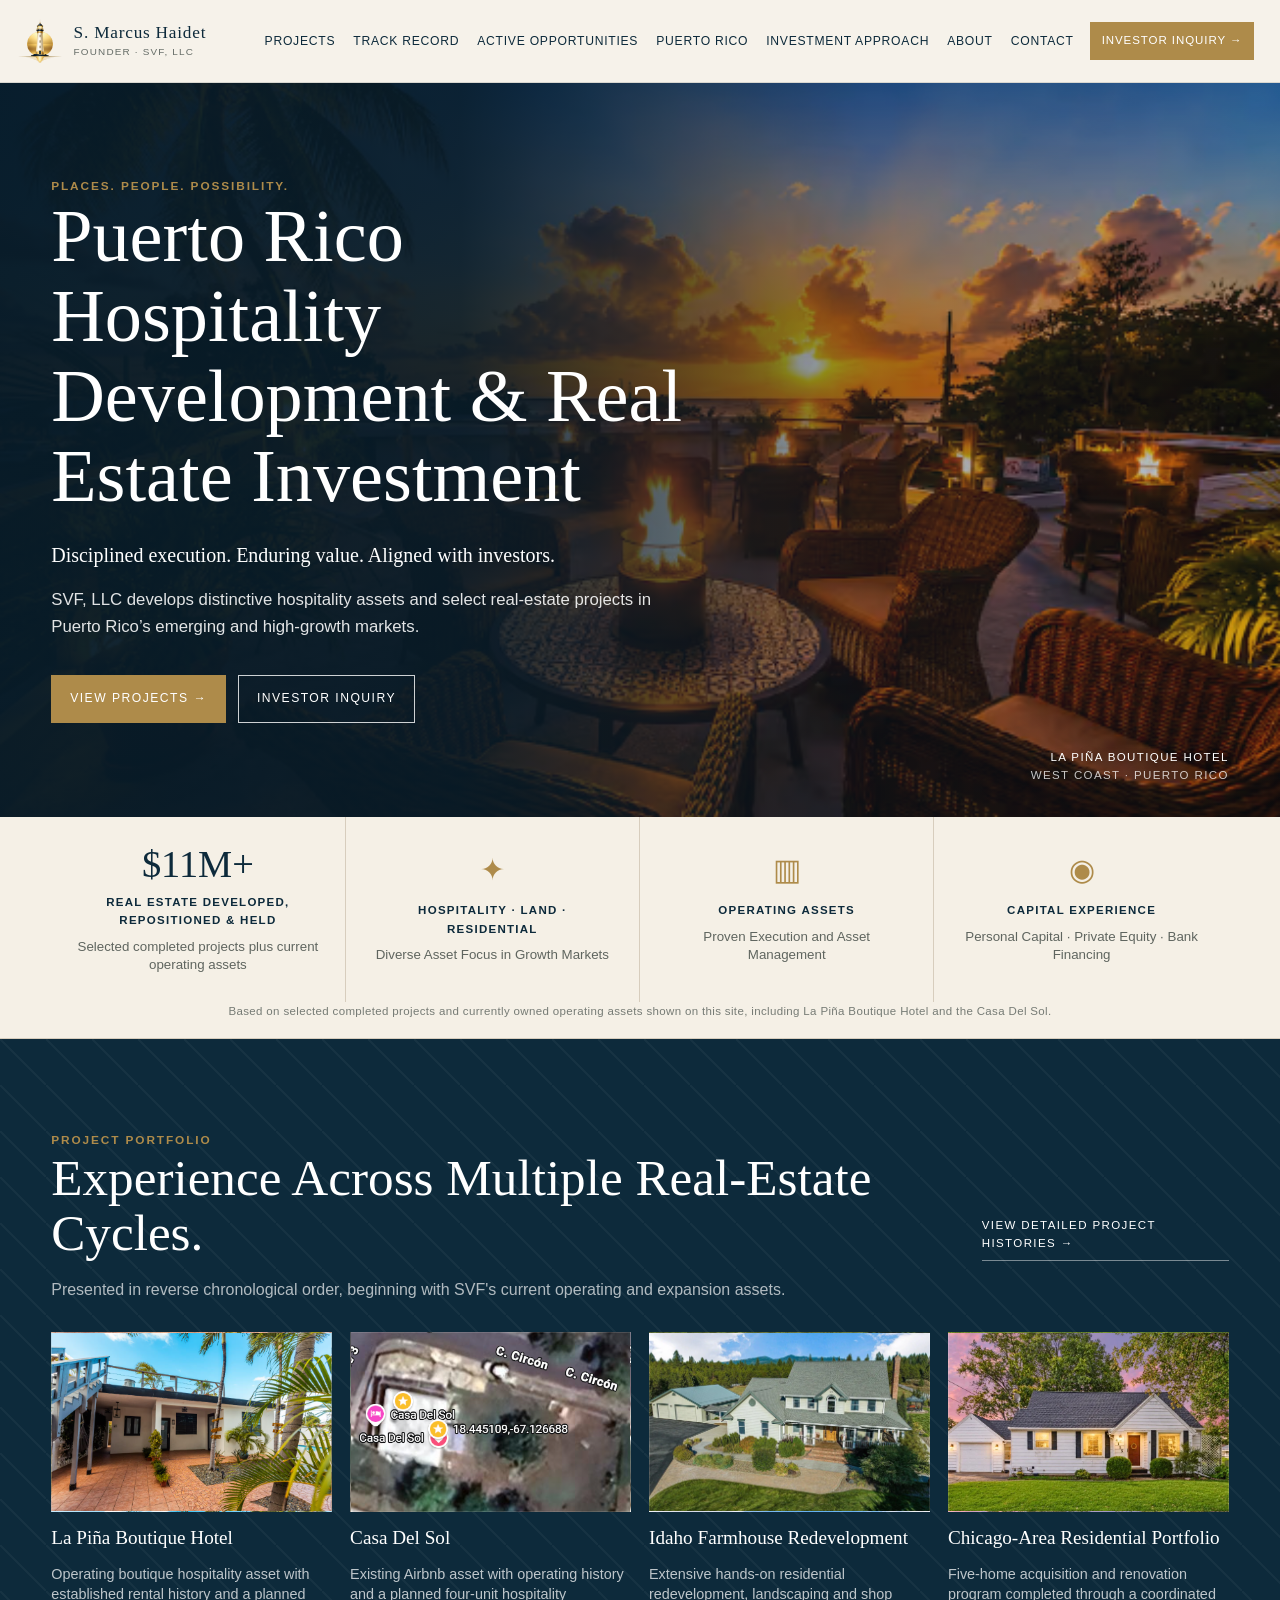
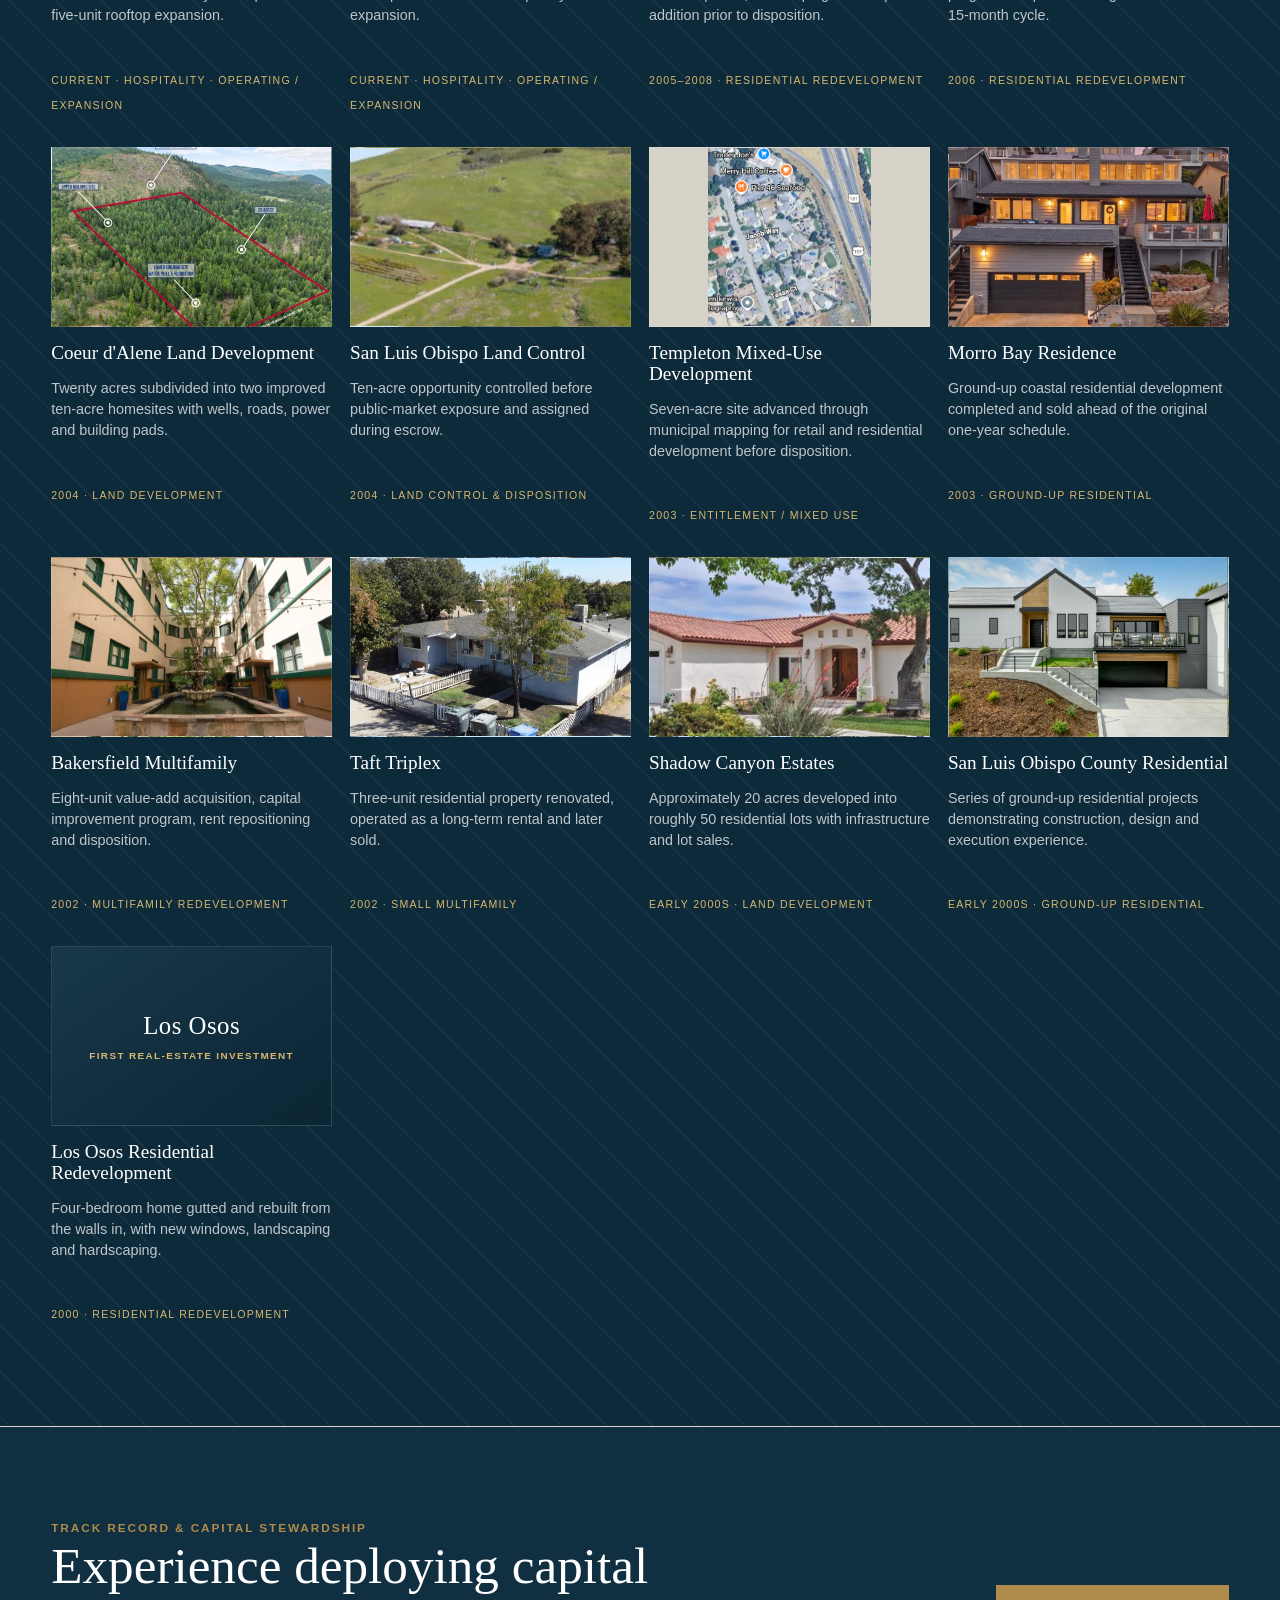
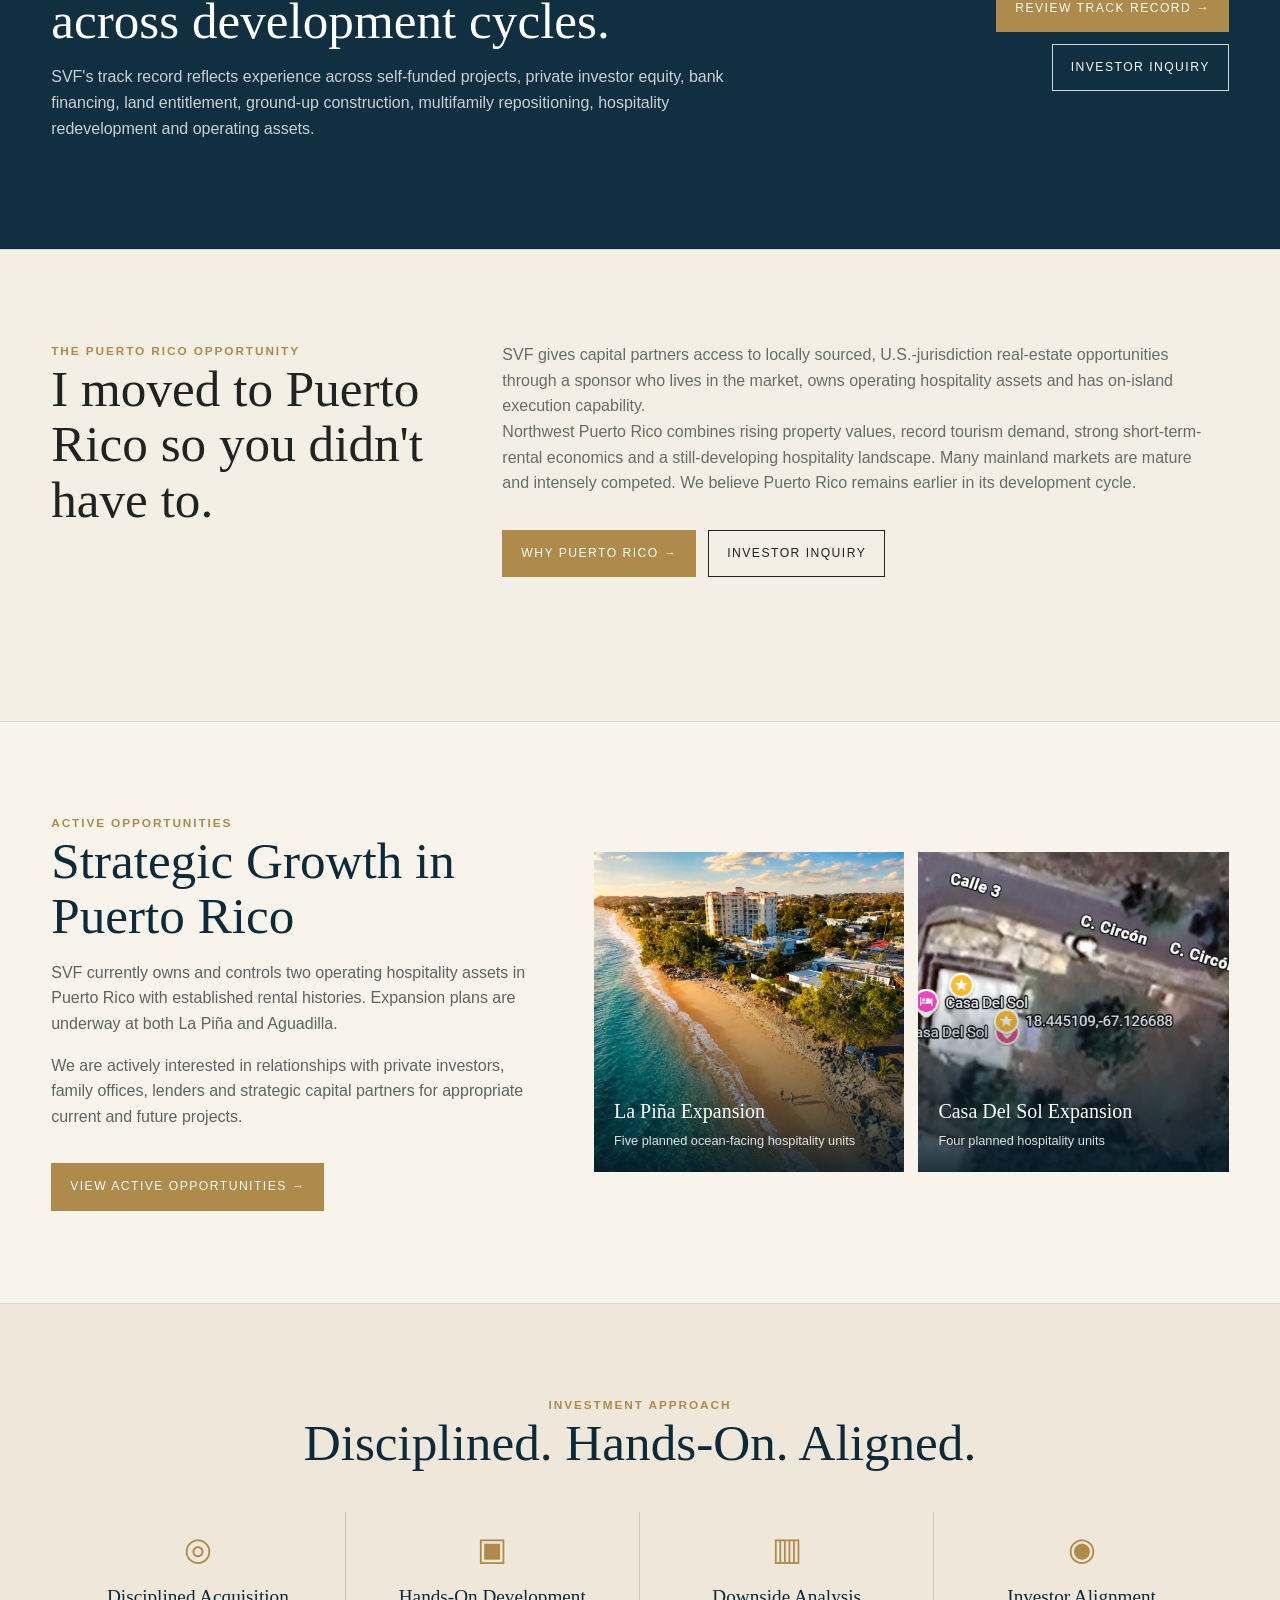
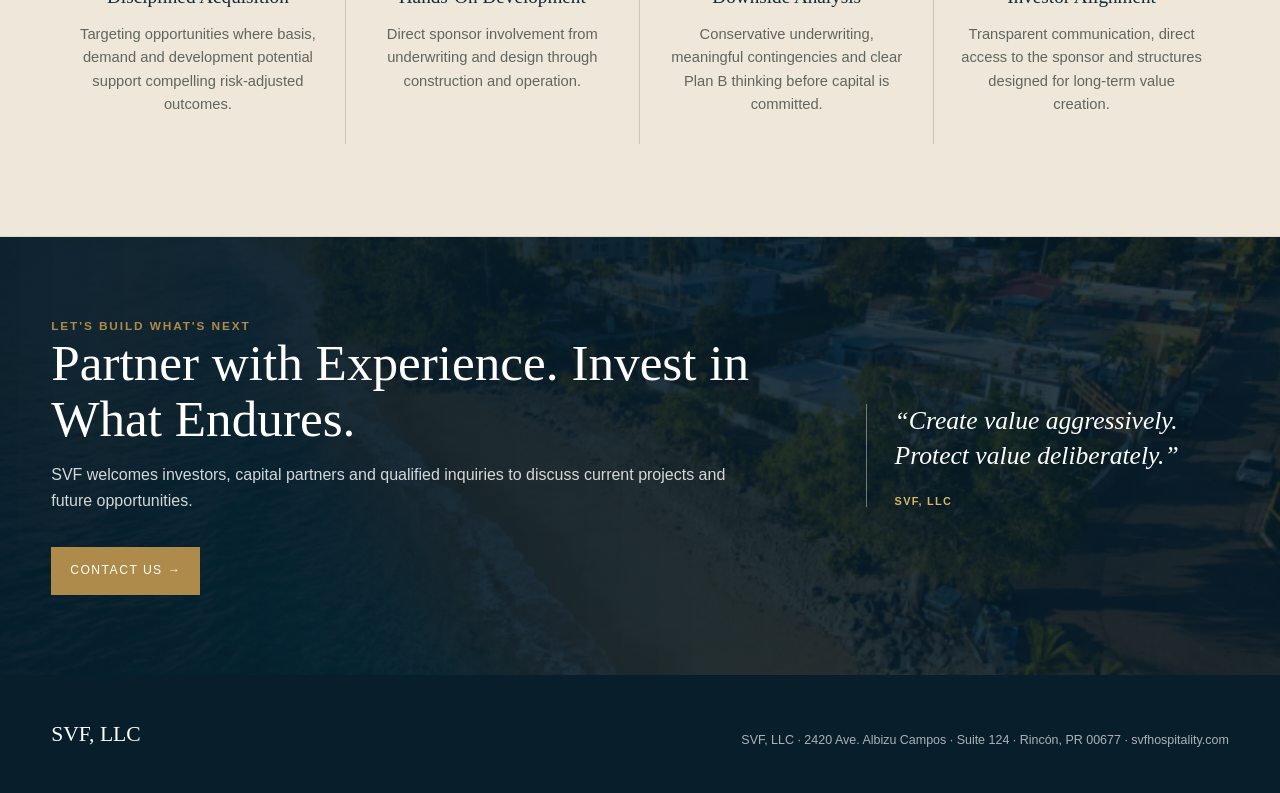
<file: index.html>
<!doctype html>
<html lang="en">
<head>
<meta charset="utf-8">
<meta name="viewport" content="width=device-width,initial-scale=1">
<title>SVF, LLC | Puerto Rico Hospitality Development & Investment</title>
<meta name="description" content="SVF, LLC develops hospitality and select real-estate assets in Puerto Rico and works with aligned private capital partners.">
<meta name="robots" content="index,follow">
<link rel="stylesheet" href="styles.css">
</head>
<body class="home-investment">
<header class="site-header investment-header">
  <div class="container nav">
    <a class="brand brand-lockup" href="index.html"><img class="brand-emblem" src="images/Golden Lighthouse Reflection Emblem.png" alt="SVF lighthouse emblem"><span class="brand-text">S. Marcus Haidet<small>Founder · SVF, LLC</small></span></a>
    <button class="menu-button" aria-expanded="false">Menu</button>
    <nav class="nav-links" aria-label="Primary">
      <a href="projects.html">Projects</a><a href="trackrecord.html">Track Record</a>
      <a href="active.html">Active Opportunities</a>
      <a href="puerto-rico.html">Puerto Rico</a><a href="investment.html">Investment Approach</a>
      <a href="about.html">About</a>
      <a href="contact.html">Contact</a>
      <a class="nav-investor" href="contact.html">Investor Inquiry →</a>
    </nav>
  </div>
</header>

<main>
<section class="invest-hero">
  <div class="invest-hero-overlay"></div>
  <div class="container invest-hero-content">
    <div class="hero-copy-panel">
      <div class="eyebrow gold">Places. People. Possibility.</div>
      <h1>Puerto Rico Hospitality Development & Real Estate Investment</h1>
      <p class="hero-sub">Disciplined execution. Enduring value. Aligned with investors.</p>
      <p class="hero-body">SVF, LLC develops distinctive hospitality assets and select real-estate projects in Puerto Rico’s emerging and high-growth markets.</p>
      <div class="actions">
        <a class="button gold-button" href="projects.html">View Projects →</a>
        <a class="button outline-light" href="contact.html">Investor Inquiry</a>
      </div>
    </div>
    <div class="hero-location">La Piña Boutique Hotel<br><span>West Coast · Puerto Rico</span></div>
  </div>
</section>

<section class="credibility-strip">
  <div class="container credibility-grid">
    <div class="credibility-item">
      <strong>$11M+</strong>
      <span>Real Estate Developed, Repositioned & Held</span>
      <small>Selected completed projects plus current operating assets</small>
    </div>
    <div class="credibility-item">
      <div class="credibility-icon">✦</div>
      <span>Hospitality · Land · Residential</span>
      <small>Diverse Asset Focus in Growth Markets</small>
    </div>
    <div class="credibility-item">
      <div class="credibility-icon">▥</div>
      <span>Operating Assets</span>
      <small>Proven Execution and Asset Management</small>
    </div>
    <div class="credibility-item">
      <div class="credibility-icon">◉</div>
      <span>Capital Experience</span>
      <small>Personal Capital · Private Equity · Bank Financing</small>
    </div>
  </div>
<div class="container credibility-note">Based on selected completed projects and currently owned operating assets shown on this site, including La Piña Boutique Hotel and the Casa Del Sol.</div>
</section>

<section class="featured-dark section">
  <div class="container">
    <div class="featured-head">
      <div>
        <div class="eyebrow gold">Project Portfolio</div>
        <h2>Experience Across Multiple Real-Estate Cycles.</h2>
      </div>
      <a class="text-link-light" href="projects.html">View detailed project histories →</a>
    </div>
    <p class="portfolio-intro">Presented in reverse chronological order, beginning with SVF's current operating and expansion assets.</p>
    <div class="project-card-grid all-projects">
      <a class="investment-project-card" href="active.html">
        <div class="project-thumb p-lapina"></div>
        <h3>La Piña Boutique Hotel</h3>
        <p>Operating boutique hospitality asset with established rental history and a planned five-unit rooftop expansion.</p>
        <span>Current · Hospitality · Operating / Expansion</span>
      </a>
      <a class="investment-project-card" href="active.html">
        <div class="project-thumb p-aguadilla"></div>
        <h3>Casa Del Sol</h3>
        <p>Existing Airbnb asset with operating history and a planned four-unit hospitality expansion.</p>
        <span>Current · Hospitality · Operating / Expansion</span>
      </a>
      <a class="investment-project-card" href="projects.html">
        <div class="project-thumb p-farmhouse"></div>
        <h3>Idaho Farmhouse Redevelopment</h3>
        <p>Extensive hands-on residential redevelopment, landscaping and shop addition prior to disposition.</p>
        <span>2005–2008 · Residential Redevelopment</span>
      </a>
      <a class="investment-project-card" href="projects.html">
        <div class="project-thumb p-chicago"></div>
        <h3>Chicago-Area Residential Portfolio</h3>
        <p>Five-home acquisition and renovation program completed through a coordinated 15-month cycle.</p>
        <span>2006 · Residential Redevelopment</span>
      </a>
      <a class="investment-project-card" href="projects.html">
        <div class="project-thumb p-cda"></div>
        <h3>Coeur d'Alene Land Development</h3>
        <p>Twenty acres subdivided into two improved ten-acre homesites with wells, roads, power and building pads.</p>
        <span>2004 · Land Development</span>
      </a>
      <a class="investment-project-card" href="projects.html">
        <div class="project-thumb p-slo-land"></div>
        <h3>San Luis Obispo Land Control</h3>
        <p>Ten-acre opportunity controlled before public-market exposure and assigned during escrow.</p>
        <span>2004 · Land Control & Disposition</span>
      </a>
      <a class="investment-project-card" href="projects.html">
        <div class="project-thumb p-templeton"></div>
        <h3>Templeton Mixed-Use Development</h3>
        <p>Seven-acre site advanced through municipal mapping for retail and residential development before disposition.</p>
        <span>2003 · Entitlement / Mixed Use</span>
      </a>
      <a class="investment-project-card" href="projects.html">
        <div class="project-thumb p-morro"></div>
        <h3>Morro Bay Residence</h3>
        <p>Ground-up coastal residential development completed and sold ahead of the original one-year schedule.</p>
        <span>2003 · Ground-Up Residential</span>
      </a>
      <a class="investment-project-card" href="projects.html">
        <div class="project-thumb p-bakersfield"></div>
        <h3>Bakersfield Multifamily</h3>
        <p>Eight-unit value-add acquisition, capital improvement program, rent repositioning and disposition.</p>
        <span>2002 · Multifamily Redevelopment</span>
      </a>
      <a class="investment-project-card" href="projects.html">
        <div class="project-thumb p-taft"></div>
        <h3>Taft Triplex</h3>
        <p>Three-unit residential property renovated, operated as a long-term rental and later sold.</p>
        <span>2002 · Small Multifamily</span>
      </a>
      <a class="investment-project-card" href="projects.html">
        <div class="project-thumb p-shadow"></div>
        <h3>Shadow Canyon Estates</h3>
        <p>Approximately 20 acres developed into roughly 50 residential lots with infrastructure and lot sales.</p>
        <span>Early 2000s · Land Development</span>
      </a>
      <a class="investment-project-card" href="projects.html">
        <div class="project-thumb p-slo-homes"></div>
        <h3>San Luis Obispo County Residential</h3>
        <p>Series of ground-up residential projects demonstrating construction, design and execution experience.</p>
        <span>Early 2000s · Ground-Up Residential</span>
      </a>
      <a class="investment-project-card" href="projects.html">
        <div class="project-thumb p-losos"><div class="text-thumb">Los Osos<br><small>First Real-Estate Investment</small></div></div>
        <h3>Los Osos Residential Redevelopment</h3>
        <p>Four-bedroom home gutted and rebuilt from the walls in, with new windows, landscaping and hardscaping.</p>
        <span>2000 · Residential Redevelopment</span>
      </a>
    </div>
  </div>
</section>

<section class="section trackrecord-band">
  <div class="container trackrecord-band-inner">
    <div>
      <div class="eyebrow gold">Track Record & Capital Stewardship</div>
      <h2>Experience deploying capital across development cycles.</h2>
      <p>SVF's track record reflects experience across self-funded projects, private investor equity, bank financing, land entitlement, ground-up construction, multifamily repositioning, hospitality redevelopment and operating assets.</p>
    </div>
    <div class="trackrecord-band-actions">
      <a class="button gold-button" href="trackrecord.html">Review Track Record →</a>
      <a class="button outline-light" href="contact.html">Investor Inquiry</a>
    </div>
  </div>
</section>

<section class="section puerto-rico-edge pr-feature-band">
  <div class="container">
    <div class="section-head">
      <div><div class="eyebrow gold">The Puerto Rico Opportunity</div><h2>I moved to Puerto Rico so you didn't have to.</h2></div>
      <div>
        <p>SVF gives capital partners access to locally sourced, U.S.-jurisdiction real-estate opportunities through a sponsor who lives in the market, owns operating hospitality assets and has on-island execution capability.</p>
        <p>Northwest Puerto Rico combines rising property values, record tourism demand, strong short-term-rental economics and a still-developing hospitality landscape. Many mainland markets are mature and intensely competed. We believe Puerto Rico remains earlier in its development cycle.</p>
        <div class="actions"><a class="button gold-button" href="puerto-rico.html">Why Puerto Rico →</a><a class="button" href="contact.html">Investor Inquiry</a></div>
      </div>
    </div>
  </div>
</section>

<section class="opportunity-section section">
  <div class="container opportunity-layout">
    <div class="opportunity-copy">
      <div class="eyebrow gold">Active Opportunities</div>
      <h2>Strategic Growth in Puerto Rico</h2>
      <p>SVF currently owns and controls two operating hospitality assets in Puerto Rico with established rental histories. Expansion plans are underway at both La Piña and Aguadilla.</p>
      <p>We are actively interested in relationships with private investors, family offices, lenders and strategic capital partners for appropriate current and future projects.</p>
      <div class="actions"><a class="button gold-button" href="active.html">View Active Opportunities →</a></div>
    </div>
    <div class="opportunity-cards">
      <a class="op-card op-lapina" href="active.html"><div><strong>La Piña Expansion</strong><span>Five planned ocean-facing hospitality units</span></div></a>
      <a class="op-card op-aguadilla" href="active.html"><div><strong>Casa Del Sol Expansion</strong><span>Four planned hospitality units</span></div></a>
    </div>
  </div>
</section>

<section class="investment-approach section">
  <div class="container">
    <div class="center-head">
      <div class="eyebrow gold">Investment Approach</div>
      <h2>Disciplined. Hands-On. Aligned.</h2>
    </div>
    <div class="approach-grid">
      <div class="approach-item"><div class="approach-icon">◎</div><h3>Disciplined Acquisition</h3><p>Targeting opportunities where basis, demand and development potential support compelling risk-adjusted outcomes.</p></div>
      <div class="approach-item"><div class="approach-icon">▣</div><h3>Hands-On Development</h3><p>Direct sponsor involvement from underwriting and design through construction and operation.</p></div>
      <div class="approach-item"><div class="approach-icon">▥</div><h3>Downside Analysis</h3><p>Conservative underwriting, meaningful contingencies and clear Plan B thinking before capital is committed.</p></div>
      <div class="approach-item"><div class="approach-icon">◉</div><h3>Investor Alignment</h3><p>Transparent communication, direct access to the sponsor and structures designed for long-term value creation.</p></div>
    </div>
  </div>
</section>

<section class="investor-cta">
  <div class="container investor-cta-inner">
    <div>
      <div class="eyebrow gold">Let's build what's next</div>
      <h2>Partner with Experience. Invest in What Endures.</h2>
      <p>SVF welcomes investors, capital partners and qualified inquiries to discuss current projects and future opportunities.</p>
      <div class="actions"><a class="button gold-button" href="contact.html">Contact Us →</a></div>
    </div>
    <div class="investor-quote">“Create value aggressively.<br>Protect value deliberately.”<small>SVF, LLC</small></div>
  </div>
</section>
</main>

<footer class="dark-footer"><div class="container footer-row"><div class="kicker">SVF, LLC</div><div class="footer-meta">SVF, LLC · 2420 Ave. Albizu Campos · Suite 124 · Rincón, PR 00677 · <a href="https://svfhospitality.com">svfhospitality.com</a></div></div></footer>
<script src="script.js"></script>
<!-- deploy-refresh-20261014 -->
</body>
</html>
</file>
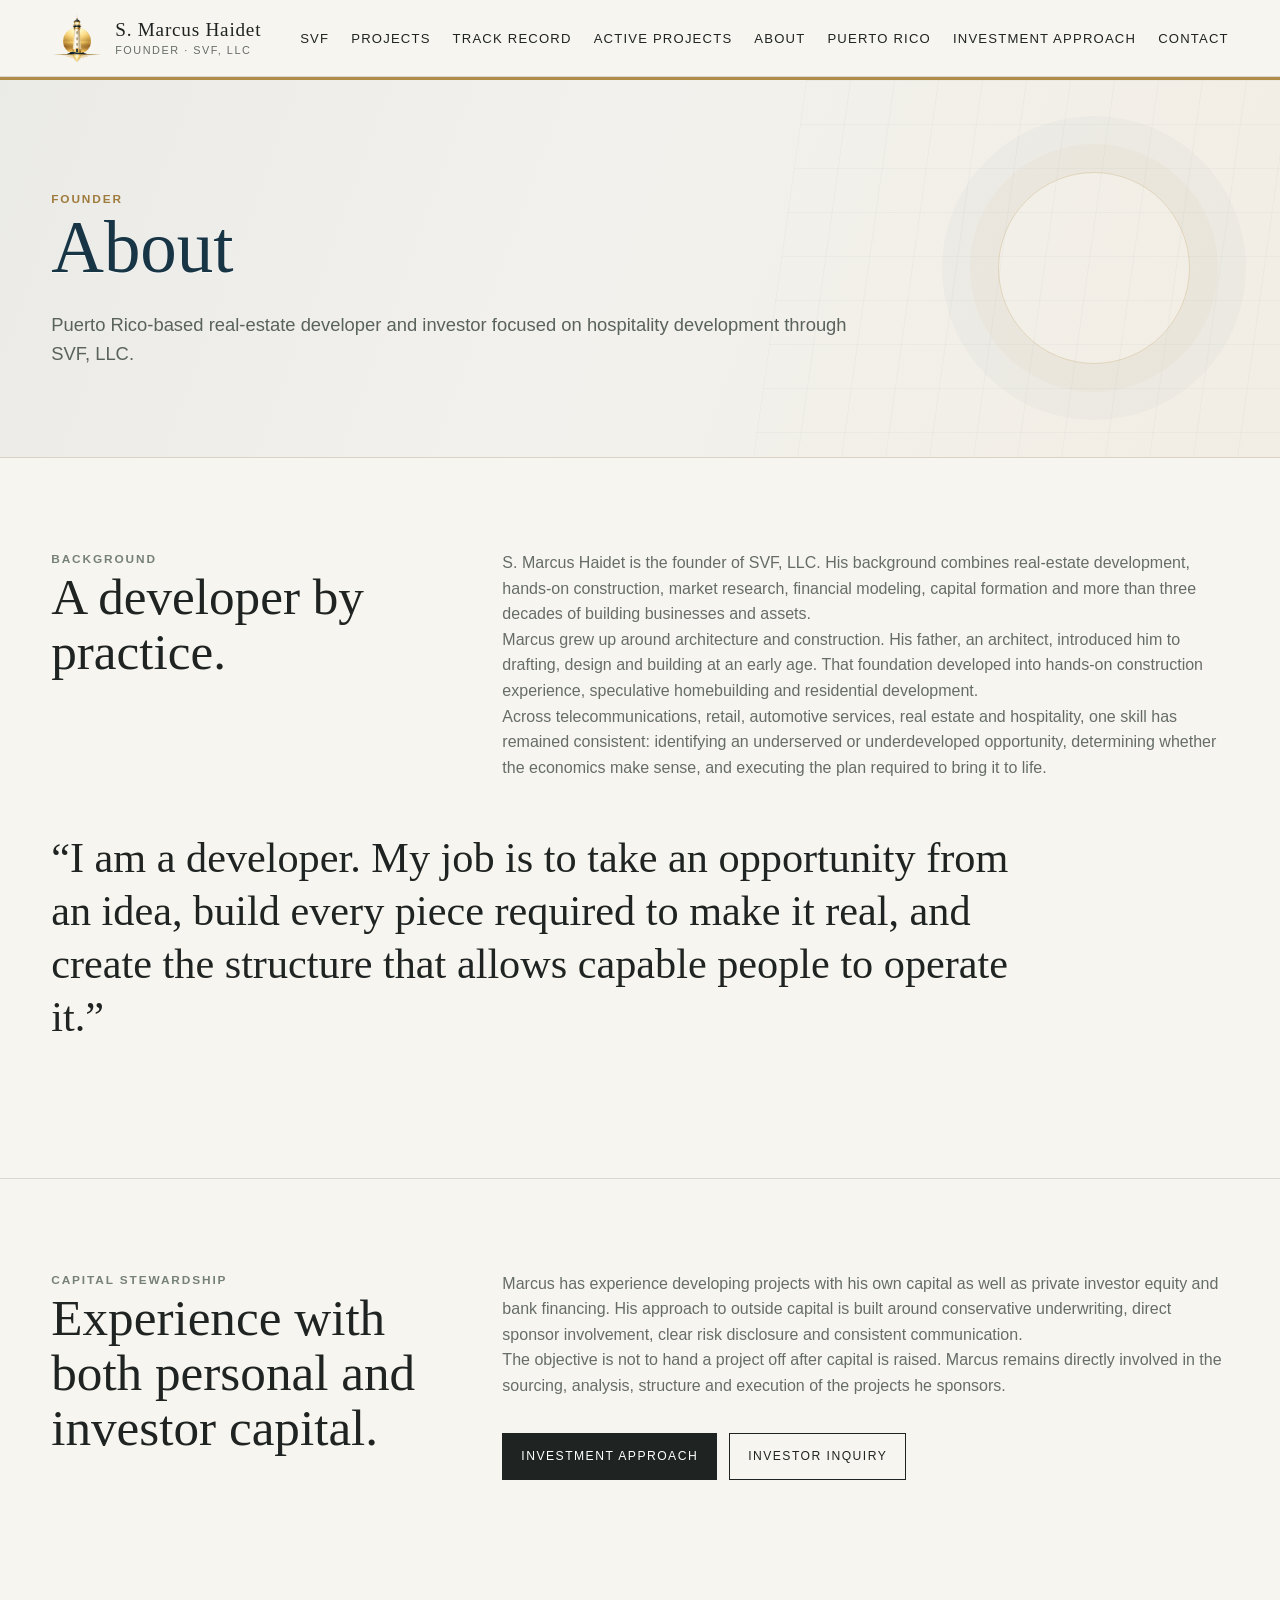
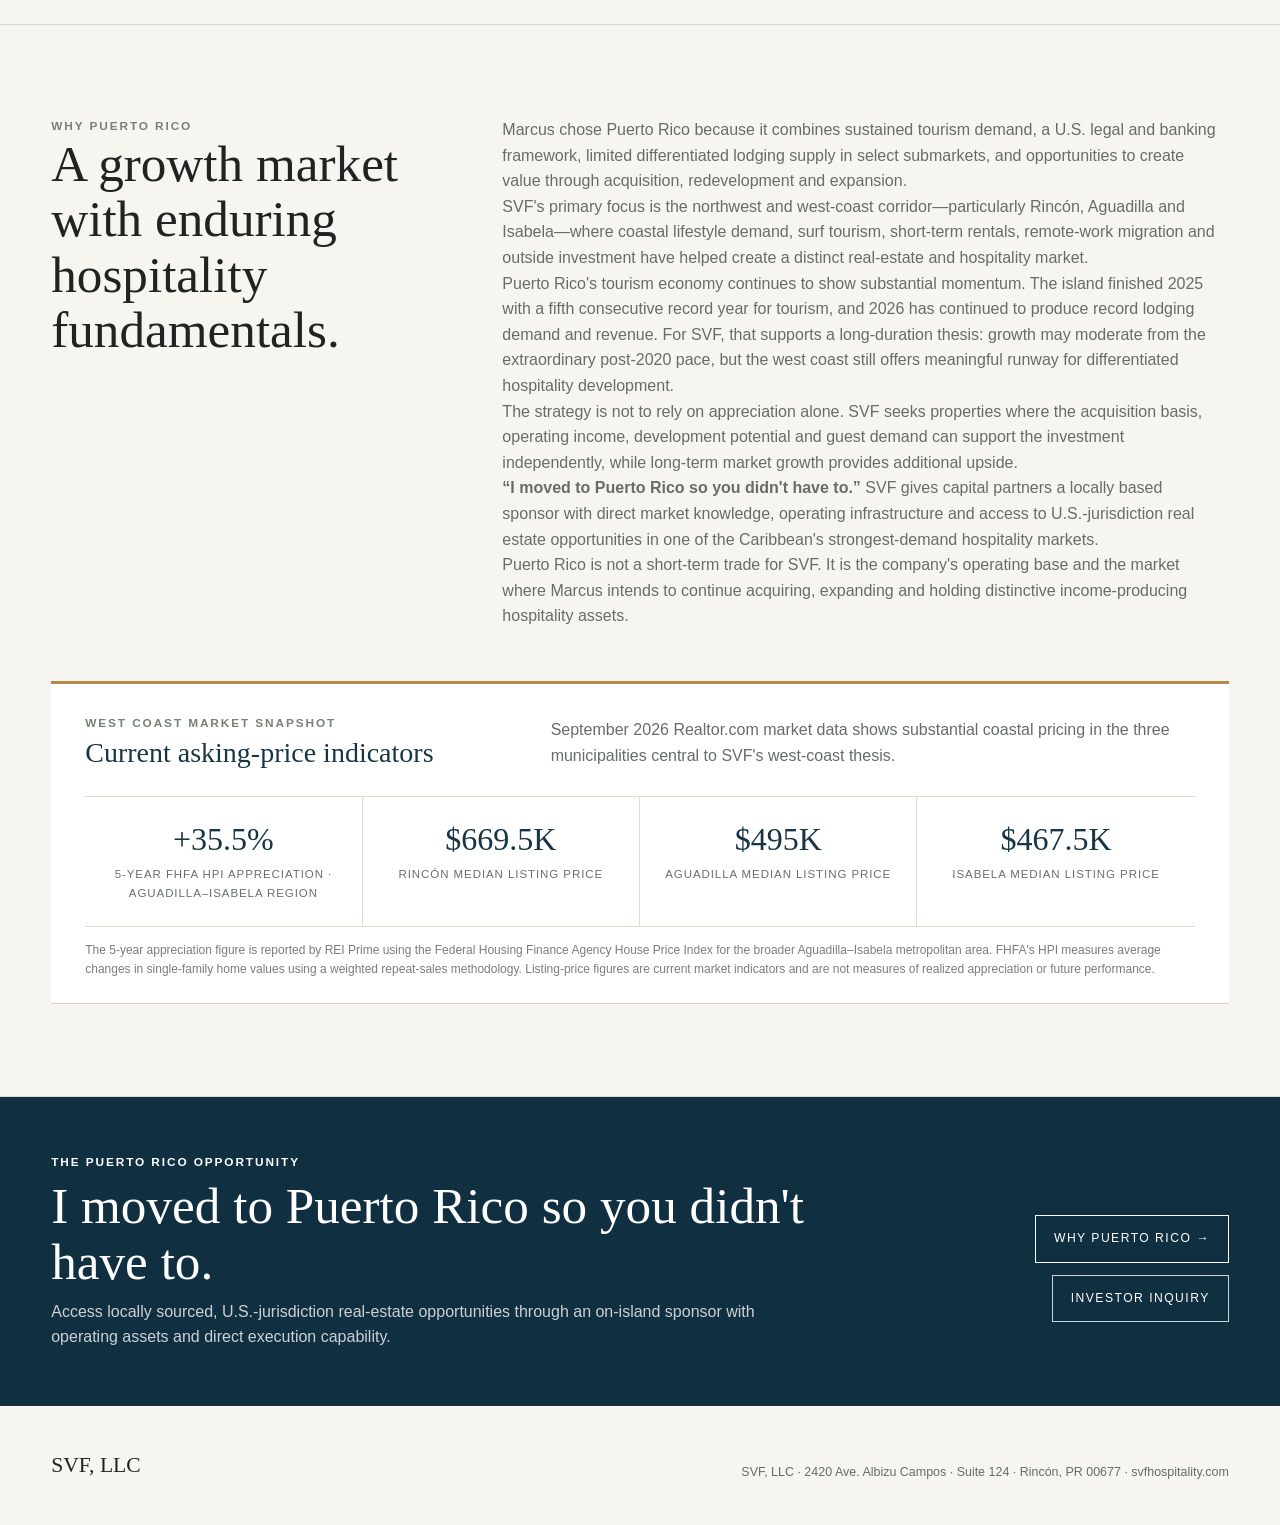
<file: about.html>
<!doctype html>
<html lang="en"><head>
<meta charset="utf-8"><meta name="viewport" content="width=device-width,initial-scale=1">
<title>About | SVF, LLC</title>
<meta name="description" content="S. Marcus Haidet is a Puerto Rico-based real-estate developer and investor and founder of SVF, LLC, with experience spanning development, construction, capital formation and business building.">
<link rel="stylesheet" href="styles.css"></head>
<body>
<header class="site-header"><div class="container nav"><a class="brand brand-lockup" href="index.html"><img class="brand-emblem" src="images/Golden Lighthouse Reflection Emblem.png" alt="SVF lighthouse emblem"><span class="brand-text">S. Marcus Haidet<small>Founder · SVF, LLC</small></span></a><button class="menu-button" aria-expanded="false">Menu</button><nav class="nav-links"><a href="svf.html">SVF</a><a href="projects.html">Projects</a><a href="trackrecord.html">Track Record</a><a href="active.html">Active Projects</a><a href="about.html">About</a><a href="puerto-rico.html">Puerto Rico</a><a href="investment.html">Investment Approach</a><a href="contact.html">Contact</a></nav></div></header>
<main>
<section class="page-hero"><div class="container"><div class="eyebrow">Founder</div><h1>About</h1><p>Puerto Rico-based real-estate developer and investor focused on hospitality development through SVF, LLC.</p></div></section>

<section class="section"><div class="container">
<div class="section-head"><div><div class="eyebrow">Background</div><h2>A developer by practice.</h2></div><div>
<p>S. Marcus Haidet is the founder of SVF, LLC. His background combines real-estate development, hands-on construction, market research, financial modeling, capital formation and more than three decades of building businesses and assets.</p>
<p>Marcus grew up around architecture and construction. His father, an architect, introduced him to drafting, design and building at an early age. That foundation developed into hands-on construction experience, speculative homebuilding and residential development.</p>
<p>Across telecommunications, retail, automotive services, real estate and hospitality, one skill has remained consistent: identifying an underserved or underdeveloped opportunity, determining whether the economics make sense, and executing the plan required to bring it to life.</p>
</div></div>

<p class="quote">“I am a developer. My job is to take an opportunity from an idea, build every piece required to make it real, and create the structure that allows capable people to operate it.”</p>
</div></section>

<section class="section"><div class="container">
<div class="section-head"><div><div class="eyebrow">Capital stewardship</div><h2>Experience with both personal and investor capital.</h2></div><div>
<p>Marcus has experience developing projects with his own capital as well as private investor equity and bank financing. His approach to outside capital is built around conservative underwriting, direct sponsor involvement, clear risk disclosure and consistent communication.</p>
<p>The objective is not to hand a project off after capital is raised. Marcus remains directly involved in the sourcing, analysis, structure and execution of the projects he sponsors.</p>
<div class="actions"><a class="button primary" href="investment.html">Investment Approach</a><a class="button" href="contact.html">Investor Inquiry</a></div>
</div></div>
</div></section>

<section class="section why-pr-section"><div class="container">
<div class="section-head">
  <div><div class="eyebrow">Why Puerto Rico</div><h2>A growth market with enduring hospitality fundamentals.</h2></div>
  <div>
    <p>Marcus chose Puerto Rico because it combines sustained tourism demand, a U.S. legal and banking framework, limited differentiated lodging supply in select submarkets, and opportunities to create value through acquisition, redevelopment and expansion.</p>
    <p>SVF's primary focus is the northwest and west-coast corridor—particularly Rincón, Aguadilla and Isabela—where coastal lifestyle demand, surf tourism, short-term rentals, remote-work migration and outside investment have helped create a distinct real-estate and hospitality market.</p>
    <p>Puerto Rico's tourism economy continues to show substantial momentum. The island finished 2025 with a fifth consecutive record year for tourism, and 2026 has continued to produce record lodging demand and revenue. For SVF, that supports a long-duration thesis: growth may moderate from the extraordinary post-2020 pace, but the west coast still offers meaningful runway for differentiated hospitality development.</p>
    <p>The strategy is not to rely on appreciation alone. SVF seeks properties where the acquisition basis, operating income, development potential and guest demand can support the investment independently, while long-term market growth provides additional upside.</p>
    <p><strong>“I moved to Puerto Rico so you didn't have to.”</strong> SVF gives capital partners a locally based sponsor with direct market knowledge, operating infrastructure and access to U.S.-jurisdiction real estate opportunities in one of the Caribbean's strongest-demand hospitality markets.</p>
    <p>Puerto Rico is not a short-term trade for SVF. It is the company's operating base and the market where Marcus intends to continue acquiring, expanding and holding distinctive income-producing hospitality assets.</p>
  </div>
</div>

<div class="market-snapshot">
  <div class="market-snapshot-head">
    <div><div class="eyebrow">West Coast Market Snapshot</div><h3>Current asking-price indicators</h3></div>
    <p>September 2026 Realtor.com market data shows substantial coastal pricing in the three municipalities central to SVF's west-coast thesis.</p>
  </div>
  <div class="market-metrics">
    <div class="market-metric"><strong>+35.5%</strong><span>5-year FHFA HPI appreciation · Aguadilla–Isabela region</span></div>
    <div class="market-metric"><strong>$669.5K</strong><span>Rincón median listing price</span></div>
    <div class="market-metric"><strong>$495K</strong><span>Aguadilla median listing price</span></div>
    <div class="market-metric"><strong>$467.5K</strong><span>Isabela median listing price</span></div>
  </div>
  <p class="market-note">The 5-year appreciation figure is reported by REI Prime using the Federal Housing Finance Agency House Price Index for the broader Aguadilla–Isabela metropolitan area. FHFA's HPI measures average changes in single-family home values using a weighted repeat-sales methodology. Listing-price figures are current market indicators and are not measures of realized appreciation or future performance.</p>
</div>
</div></section>

<section class="pr-cta-band">
  <div class="container pr-cta-inner">
    <div><div class="eyebrow gold">The Puerto Rico Opportunity</div><h2>I moved to Puerto Rico so you didn't have to.</h2><p>Access locally sourced, U.S.-jurisdiction real-estate opportunities through an on-island sponsor with operating assets and direct execution capability.</p></div>
    <div class="actions"><a class="button gold-button" href="puerto-rico.html">Why Puerto Rico →</a><a class="button outline-light" href="contact.html">Investor Inquiry</a></div>
  </div>
</section>
</main>
<footer><div class="container footer-row"><div class="kicker">SVF, LLC</div><div class="footer-meta">SVF, LLC · 2420 Ave. Albizu Campos · Suite 124 · Rincón, PR 00677 · <a href="https://svfhospitality.com">svfhospitality.com</a></div></div></footer>
<script src="script.js"></script>
</body></html>
</file>
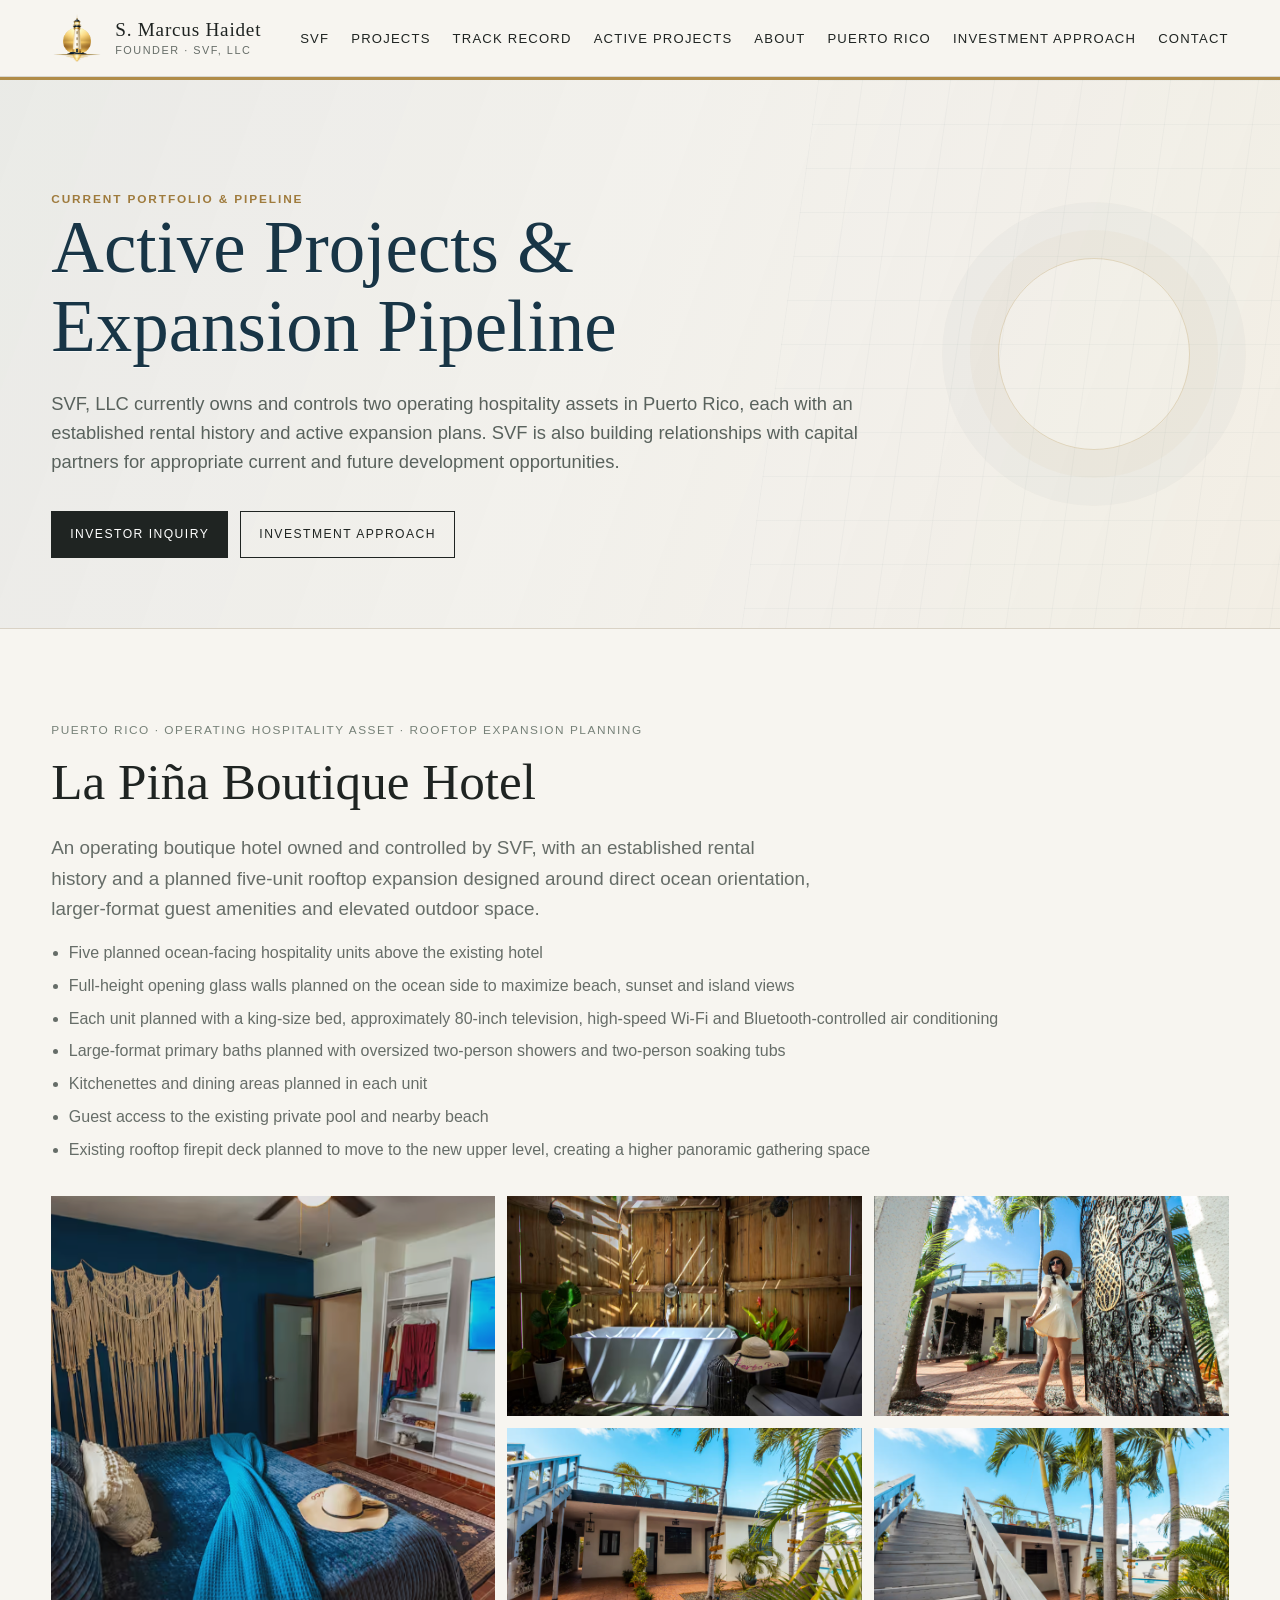
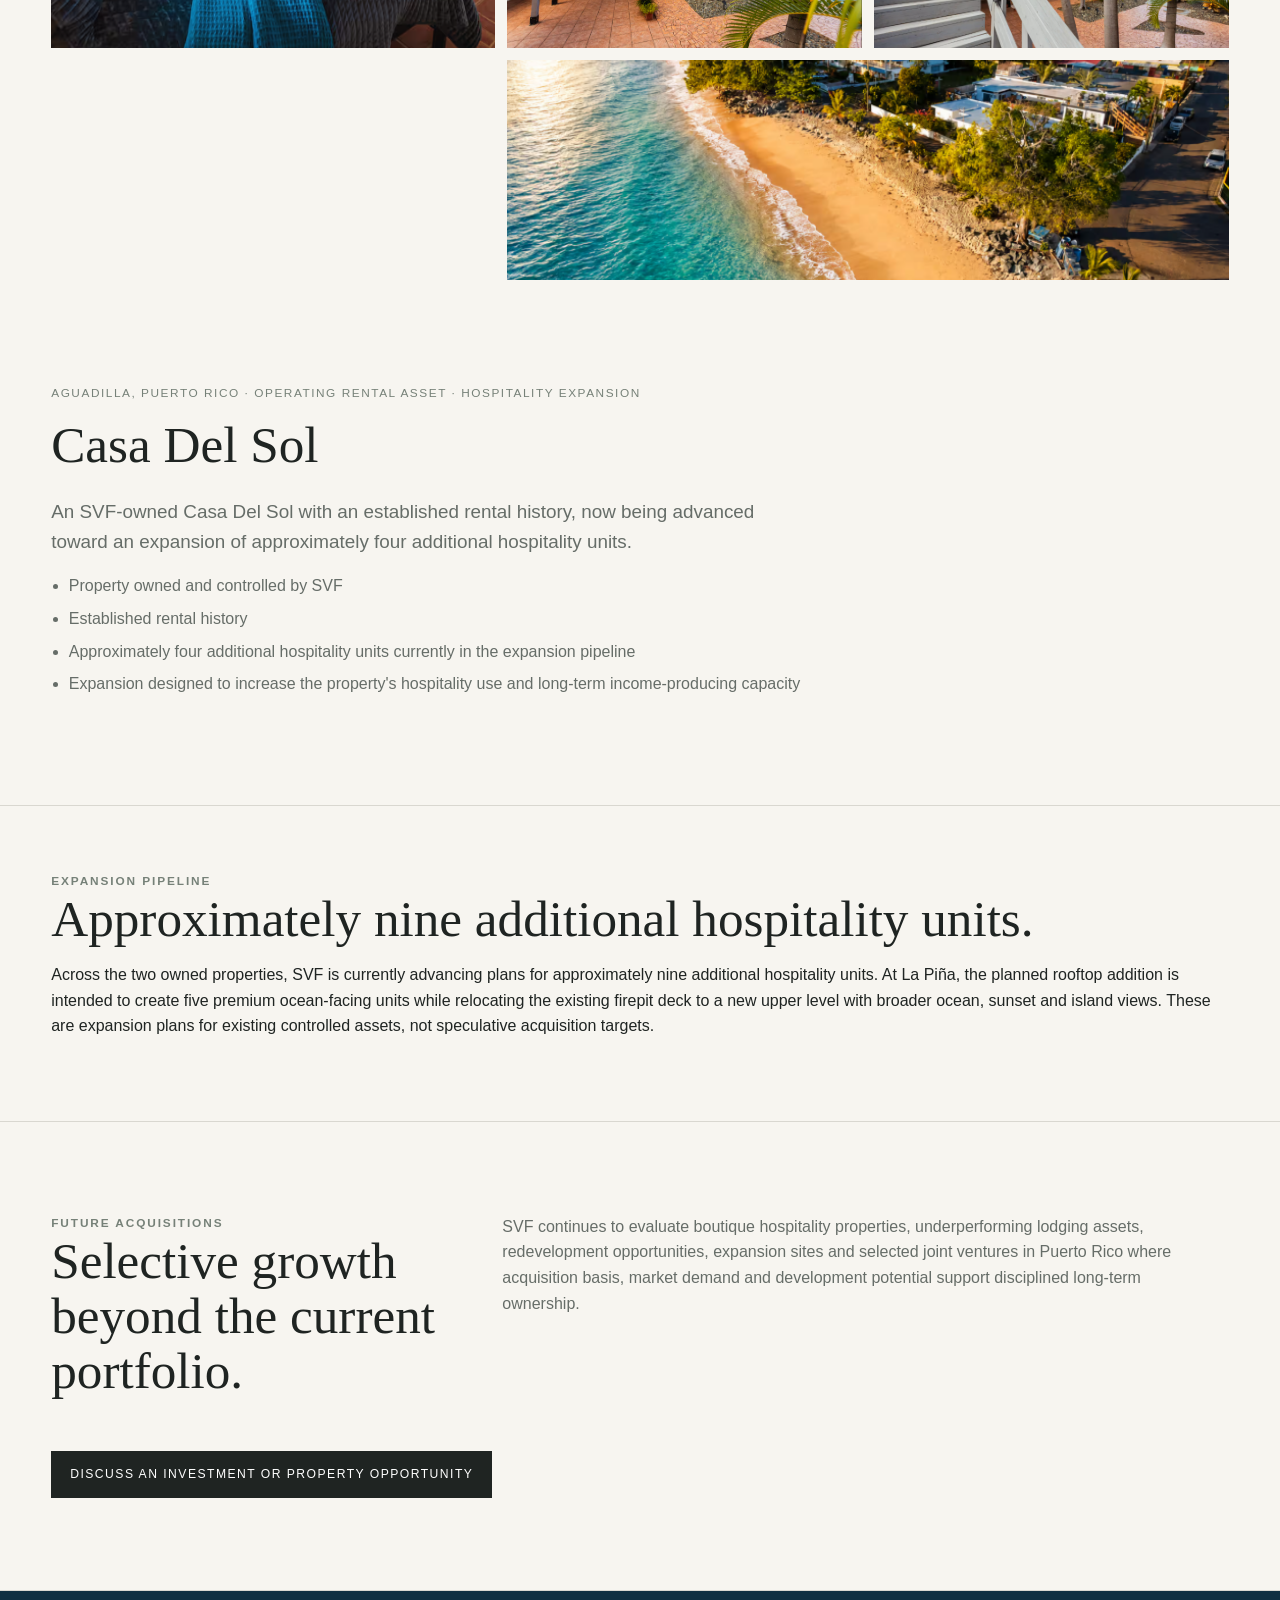
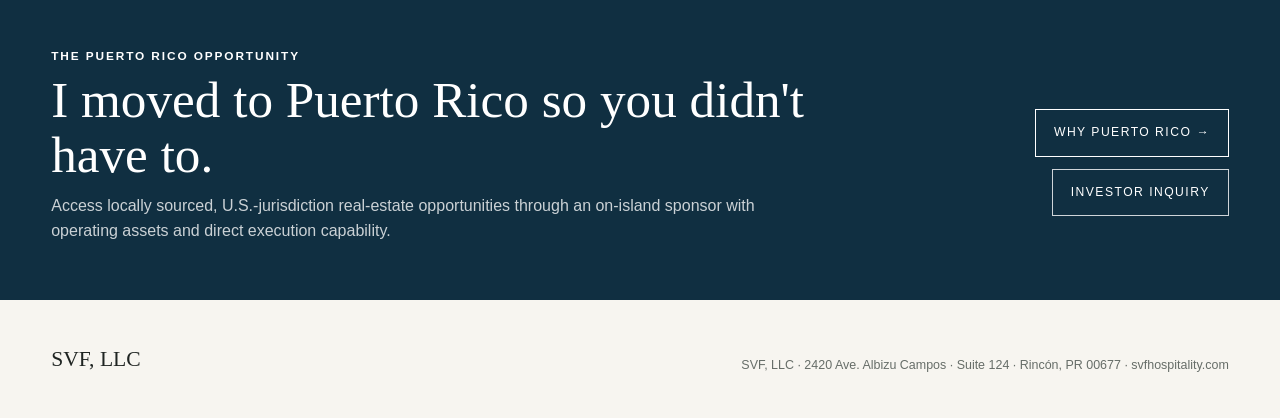
<file: active.html>
<!doctype html>
<html lang="en"><head>
<meta charset="utf-8"><meta name="viewport" content="width=device-width,initial-scale=1">
<title>Active Projects & Expansion Pipeline | SVF, LLC</title>
<meta name="description" content="Current operating hospitality assets and expansion plans of SVF, LLC in Puerto Rico, including La Piña Boutique Hotel and an Aguadilla hospitality property.">
<link rel="stylesheet" href="styles.css"></head>
<body>
<header class="site-header"><div class="container nav"><a class="brand brand-lockup" href="index.html"><img class="brand-emblem" src="images/Golden Lighthouse Reflection Emblem.png" alt="SVF lighthouse emblem"><span class="brand-text">S. Marcus Haidet<small>Founder · SVF, LLC</small></span></a><button class="menu-button" aria-expanded="false">Menu</button><nav class="nav-links"><a href="svf.html">SVF</a><a href="projects.html">Projects</a><a href="trackrecord.html">Track Record</a><a href="active.html">Active Projects</a><a href="about.html">About</a><a href="puerto-rico.html">Puerto Rico</a><a href="investment.html">Investment Approach</a><a href="contact.html">Contact</a></nav></div></header>

<main>
<section class="page-hero"><div class="container"><div class="eyebrow">Current portfolio & pipeline</div><h1>Active Projects & Expansion Pipeline</h1><p>SVF, LLC currently owns and controls two operating hospitality assets in Puerto Rico, each with an established rental history and active expansion plans. SVF is also building relationships with capital partners for appropriate current and future development opportunities.</p><div class="actions"><a class="button primary" href="contact.html">Investor Inquiry</a><a class="button" href="investment.html">Investment Approach</a></div></div></section>

<section class="section"><div class="container active-project-list">

<article class="active-project-card">
  <div class="active-project-image lapina-active" role="img" aria-label="La Piña Boutique Hotel in Puerto Rico"></div>
  <div>
    <div class="project-meta">Puerto Rico · Operating hospitality asset · Rooftop expansion planning</div>
    <h2>La Piña Boutique Hotel</h2>
    <p class="lead">An operating boutique hotel owned and controlled by SVF, with an established rental history and a planned five-unit rooftop expansion designed around direct ocean orientation, larger-format guest amenities and elevated outdoor space.</p>
    <ul class="bullets">
      <li>Five planned ocean-facing hospitality units above the existing hotel</li>
      <li>Full-height opening glass walls planned on the ocean side to maximize beach, sunset and island views</li>
      <li>Each unit planned with a king-size bed, approximately 80-inch television, high-speed Wi-Fi and Bluetooth-controlled air conditioning</li>
      <li>Large-format primary baths planned with oversized two-person showers and two-person soaking tubs</li>
      <li>Kitchenettes and dining areas planned in each unit</li>
      <li>Guest access to the existing private pool and nearby beach</li>
      <li>Existing rooftop firepit deck planned to move to the new upper level, creating a higher panoramic gathering space</li>
    </ul>
  </div>
</article>

<div class="lapina-active-gallery" aria-label="La Piña Boutique Hotel and expansion context gallery">
  <div class="lapina-active-photo one" role="img" aria-label="Guest room at La Piña Boutique Hotel"></div>
  <div class="lapina-active-photo two" role="img" aria-label="Private outdoor soaking tub at La Piña Boutique Hotel"></div>
  <div class="lapina-active-photo three" role="img" aria-label="Courtyard and entrance at La Piña Boutique Hotel"></div>
  <div class="lapina-active-photo four" role="img" aria-label="Exterior guest-unit walkway at La Piña Boutique Hotel"></div>
  <div class="lapina-active-photo five" role="img" aria-label="Rooftop access and tropical landscaping at La Piña Boutique Hotel"></div>
  <div class="lapina-active-photo six" role="img" aria-label="Beachfront aerial view near La Piña Boutique Hotel"></div>
  <div class="lapina-active-photo seven" role="img" aria-label="Existing rooftop firepit deck planned to move to the new upper level"></div>
</div>

<article class="active-project-card reverse">
  <div class="active-project-image aguadilla-active" role="img" aria-label="Aerial view of the Casa Del Sol and adjoining expansion area"></div>
  <div>
    <div class="project-meta">Aguadilla, Puerto Rico · Operating rental asset · Hospitality expansion</div>
    <h2>Casa Del Sol</h2>
    <p class="lead">An SVF-owned Casa Del Sol with an established rental history, now being advanced toward an expansion of approximately four additional hospitality units.</p>
    <ul class="bullets">
      <li>Property owned and controlled by SVF</li>
      <li>Established rental history</li>
      <li>Approximately four additional hospitality units currently in the expansion pipeline</li>
      <li>Expansion designed to increase the property's hospitality use and long-term income-producing capacity</li>
    </ul>
  </div>
</article>

</div></section>

<section class="section tight"><div class="container">
  <div class="pipeline-summary">
    <div><div class="eyebrow">Expansion pipeline</div><h2>Approximately nine additional hospitality units.</h2></div>
    <p>Across the two owned properties, SVF is currently advancing plans for approximately nine additional hospitality units. At La Piña, the planned rooftop addition is intended to create five premium ocean-facing units while relocating the existing firepit deck to a new upper level with broader ocean, sunset and island views. These are expansion plans for existing controlled assets, not speculative acquisition targets.</p>
  </div>
</div></section>

<section class="section"><div class="container">
  <div class="section-head">
    <div><div class="eyebrow">Future acquisitions</div><h2>Selective growth beyond the current portfolio.</h2></div>
    <p>SVF continues to evaluate boutique hospitality properties, underperforming lodging assets, redevelopment opportunities, expansion sites and selected joint ventures in Puerto Rico where acquisition basis, market demand and development potential support disciplined long-term ownership.</p>
  </div>
  <div class="actions"><a class="button primary" href="contact.html">Discuss an Investment or Property Opportunity</a></div>
</div></section>

<section class="pr-cta-band">
  <div class="container pr-cta-inner">
    <div><div class="eyebrow gold">The Puerto Rico Opportunity</div><h2>I moved to Puerto Rico so you didn't have to.</h2><p>Access locally sourced, U.S.-jurisdiction real-estate opportunities through an on-island sponsor with operating assets and direct execution capability.</p></div>
    <div class="actions"><a class="button gold-button" href="puerto-rico.html">Why Puerto Rico →</a><a class="button outline-light" href="contact.html">Investor Inquiry</a></div>
  </div>
</section>
</main>

<footer><div class="container footer-row"><div class="kicker">SVF, LLC</div><div class="footer-meta">SVF, LLC · 2420 Ave. Albizu Campos · Suite 124 · Rincón, PR 00677 · <a href="https://svfhospitality.com">svfhospitality.com</a></div></div></footer>
<script src="script.js"></script>
</body></html>
</file>
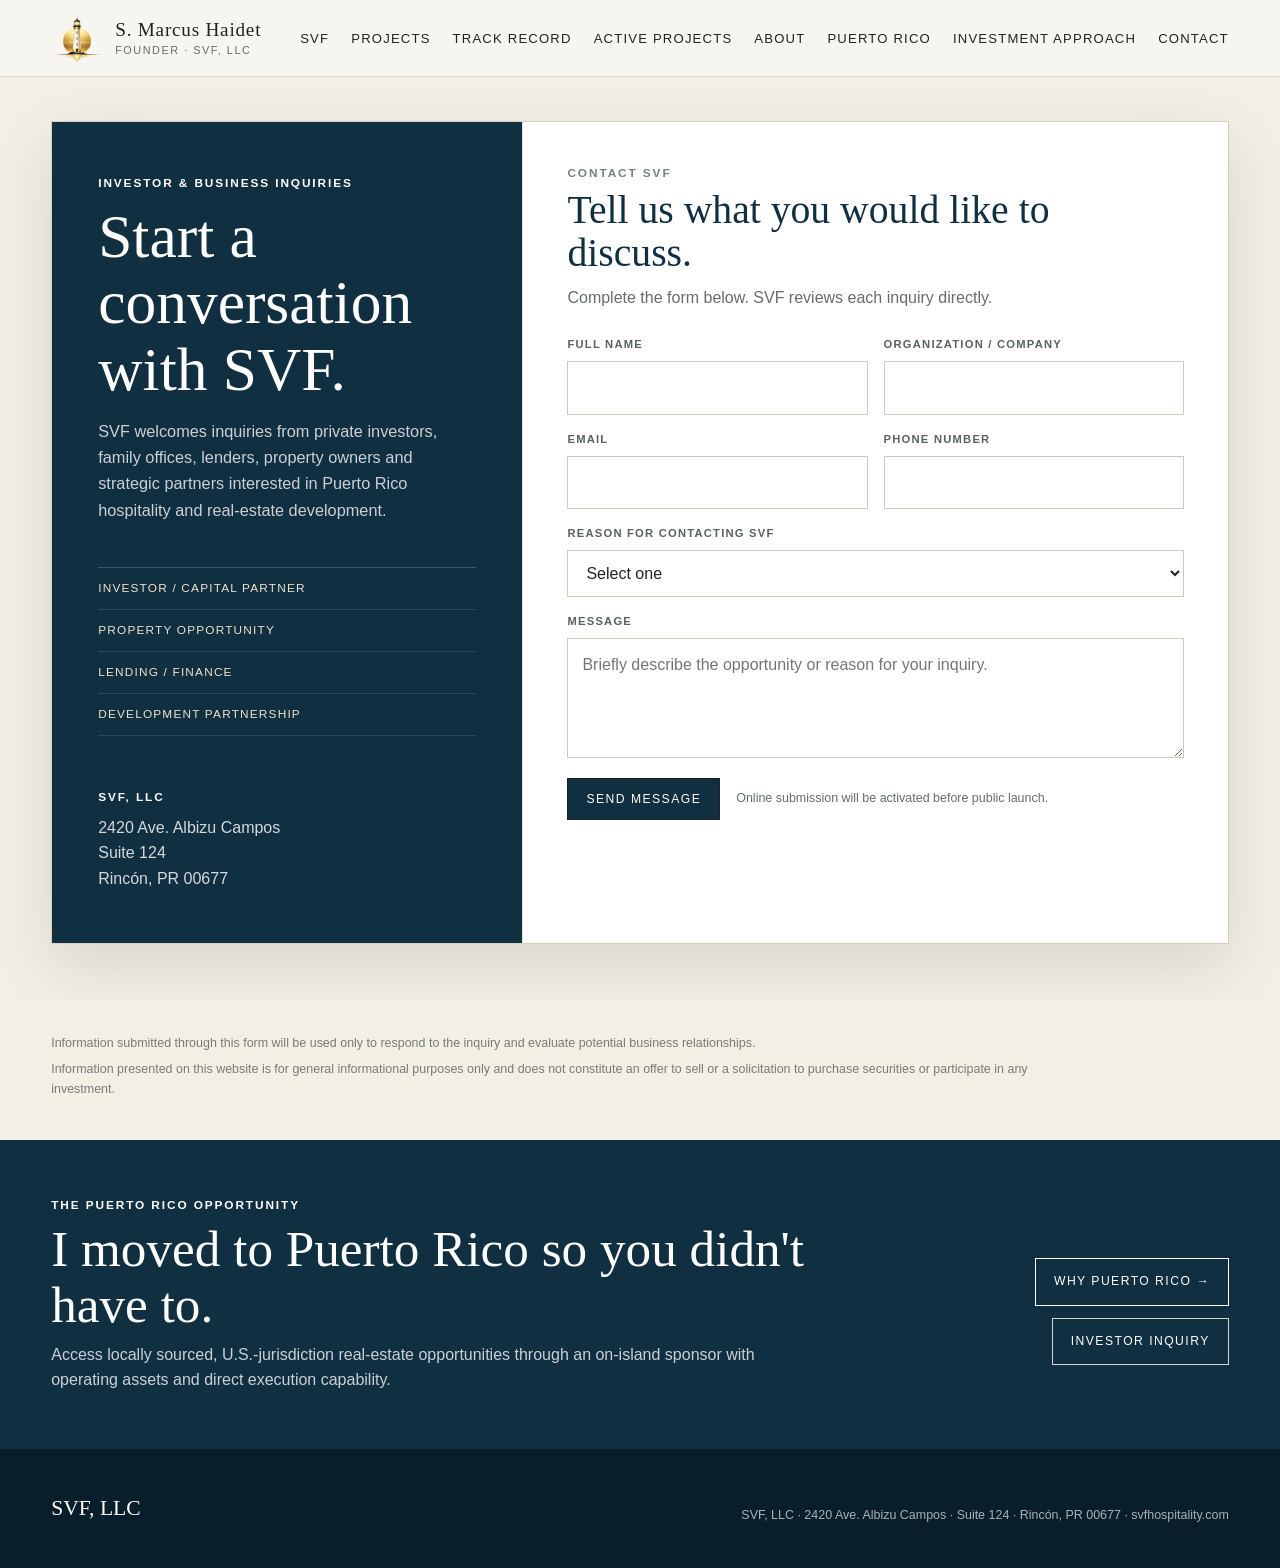
<file: contact.html>
<!doctype html>
<html lang="en"><head>
<meta charset="utf-8"><meta name="viewport" content="width=device-width,initial-scale=1">
<title>Contact | SVF, LLC</title>
<meta name="description" content="Contact SVF, LLC regarding Puerto Rico hospitality development, investment, lending, property opportunities and professional partnerships.">
<link rel="stylesheet" href="styles.css">
</head>
<body class="contact-page">
<header class="site-header"><div class="container nav"><a class="brand brand-lockup" href="index.html"><img class="brand-emblem" src="images/Golden Lighthouse Reflection Emblem.png" alt="SVF lighthouse emblem"><span class="brand-text">S. Marcus Haidet<small>Founder · SVF, LLC</small></span></a><button class="menu-button" aria-expanded="false">Menu</button><nav class="nav-links"><a href="svf.html">SVF</a><a href="projects.html">Projects</a><a href="trackrecord.html">Track Record</a><a href="active.html">Active Projects</a><a href="about.html">About</a><a href="puerto-rico.html">Puerto Rico</a><a href="investment.html">Investment Approach</a><a href="contact.html">Contact</a></nav></div></header>

<main>
<section class="contact-shell">
  <div class="container contact-layout">
    <aside class="contact-intro">
      <div class="eyebrow gold">Investor & Business Inquiries</div>
      <h1>Start a conversation with SVF.</h1>
      <p>SVF welcomes inquiries from private investors, family offices, lenders, property owners and strategic partners interested in Puerto Rico hospitality and real-estate development.</p>

      <div class="contact-priority">
        <span>Investor / Capital Partner</span>
        <span>Property Opportunity</span>
        <span>Lending / Finance</span>
        <span>Development Partnership</span>
      </div>

      <div class="contact-address">
        <div class="eyebrow gold">SVF, LLC</div>
        <p>2420 Ave. Albizu Campos<br>Suite 124<br>Rincón, PR 00677</p>
      </div>
    </aside>

    <section class="contact-form-panel" aria-label="Contact form">
      <div class="form-heading">
        <div class="eyebrow">Contact SVF</div>
        <h2>Tell us what you would like to discuss.</h2>
        <p>Complete the form below. SVF reviews each inquiry directly.</p>
      </div>

      <form id="contact-form" action="#" method="post">
        <div class="form-grid">
          <div class="form-field">
            <label for="name">Full name</label>
            <input id="name" name="name" type="text" autocomplete="name" required>
          </div>

          <div class="form-field">
            <label for="organization">Organization / Company</label>
            <input id="organization" name="organization" type="text" autocomplete="organization">
          </div>

          <div class="form-field">
            <label for="email">Email</label>
            <input id="email" name="email" type="email" autocomplete="email" required>
          </div>

          <div class="form-field">
            <label for="phone">Phone number</label>
            <input id="phone" name="phone" type="tel" autocomplete="tel">
          </div>

          <div class="form-field full">
            <label for="reason">Reason for contacting SVF</label>
            <select id="reason" name="reason" required>
              <option value="">Select one</option>
              <option>Investor / Capital Partner</option>
              <option>Property opportunity</option>
              <option>Lending / Finance</option>
              <option>Development partnership</option>
              <option>Construction / Engineering / Architecture</option>
              <option>Hospitality operations</option>
              <option>Media / Professional inquiry</option>
              <option>Other</option>
            </select>
          </div>

          <div class="form-field full">
            <label for="message">Message</label>
            <textarea id="message" name="message" placeholder="Briefly describe the opportunity or reason for your inquiry." required></textarea>
          </div>
        </div>

        <div class="form-actions">
          <button class="button primary" type="submit" disabled title="Submission service will be connected before launch">Send Message</button>
          <div class="form-note">Online submission will be activated before public launch.</div>
        </div>
      </form>
    </section>
  </div>
</section>

<section class="contact-legal"><div class="container">
  <p>Information submitted through this form will be used only to respond to the inquiry and evaluate potential business relationships.</p>
  <p>Information presented on this website is for general informational purposes only and does not constitute an offer to sell or a solicitation to purchase securities or participate in any investment.</p>
</div></section>

<section class="pr-cta-band">
  <div class="container pr-cta-inner">
    <div><div class="eyebrow gold">The Puerto Rico Opportunity</div><h2>I moved to Puerto Rico so you didn't have to.</h2><p>Access locally sourced, U.S.-jurisdiction real-estate opportunities through an on-island sponsor with operating assets and direct execution capability.</p></div>
    <div class="actions"><a class="button gold-button" href="puerto-rico.html">Why Puerto Rico →</a><a class="button outline-light" href="contact.html">Investor Inquiry</a></div>
  </div>
</section>
</main>

<footer class="dark-footer"><div class="container footer-row"><div class="kicker">SVF, LLC</div><div class="footer-meta">SVF, LLC · 2420 Ave. Albizu Campos · Suite 124 · Rincón, PR 00677 · <a href="https://svfhospitality.com">svfhospitality.com</a></div></div></footer>
<script src="script.js"></script>
</body></html>
</file>
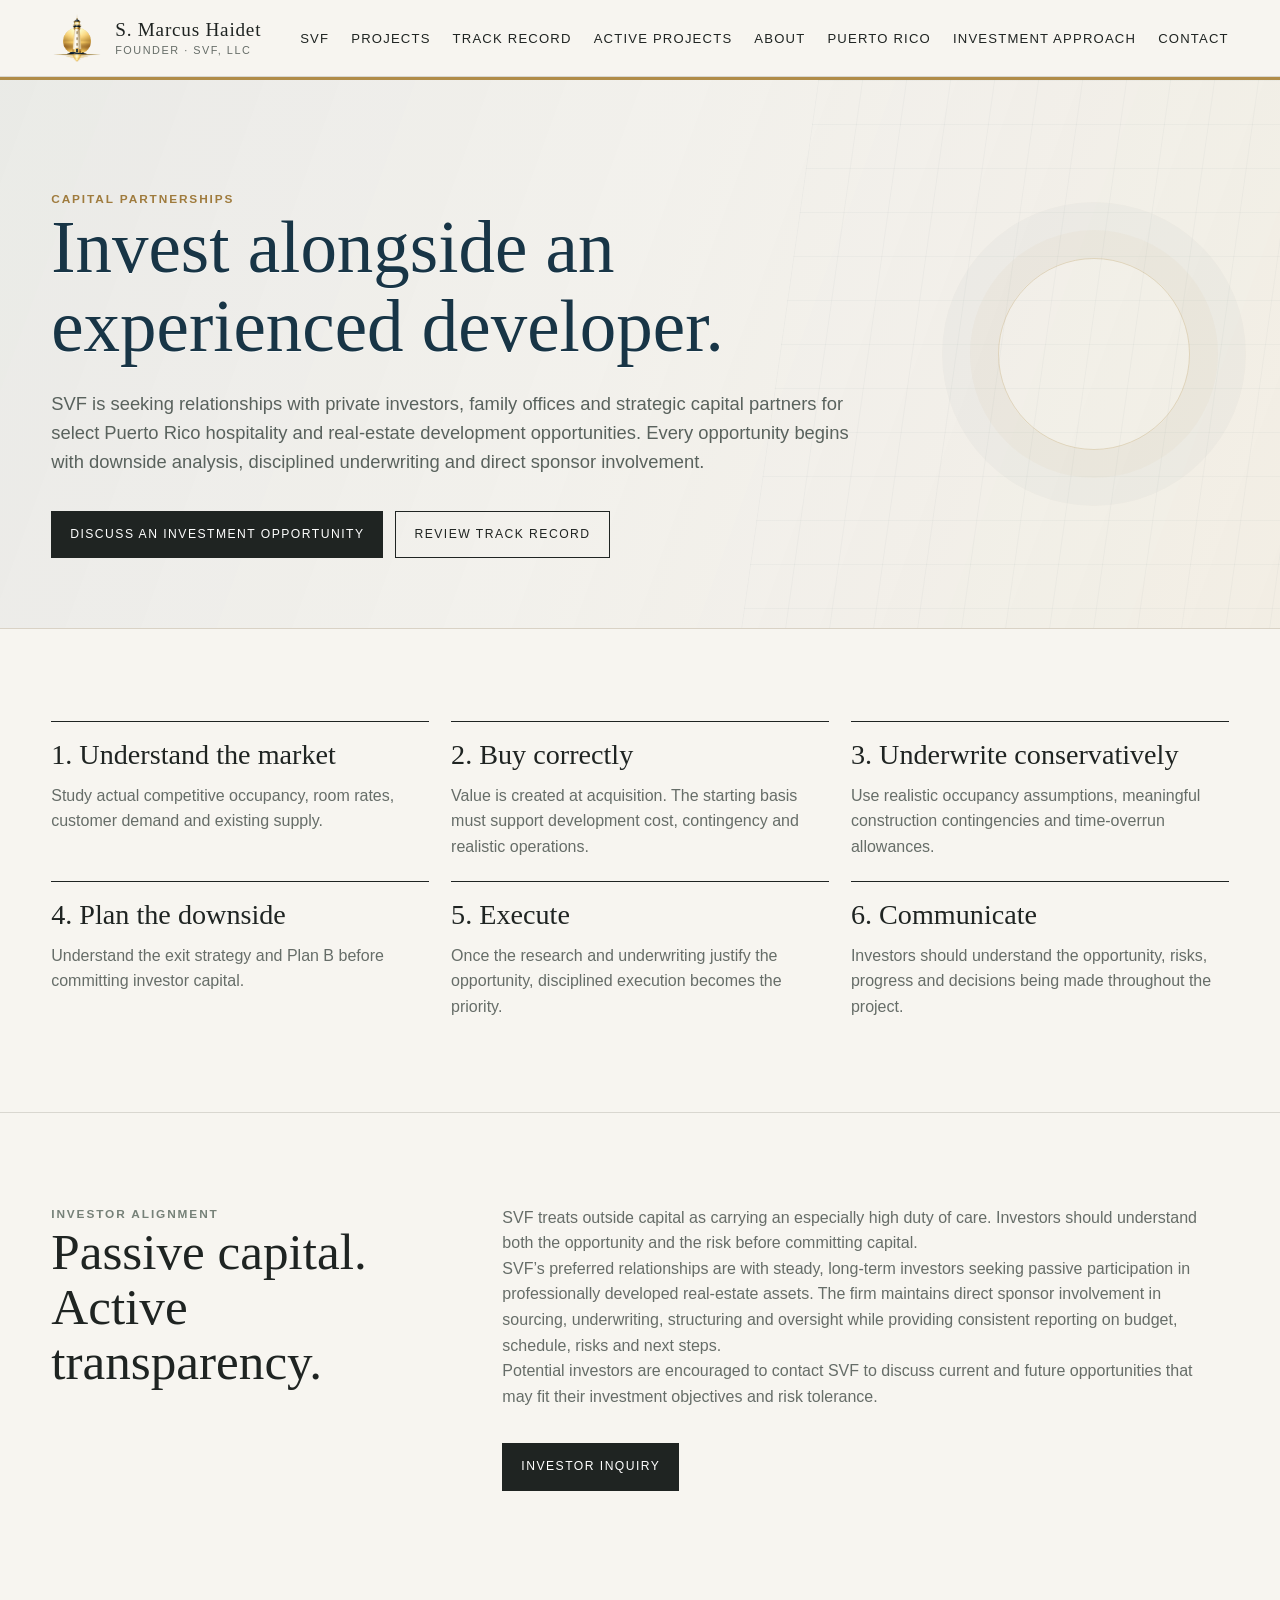
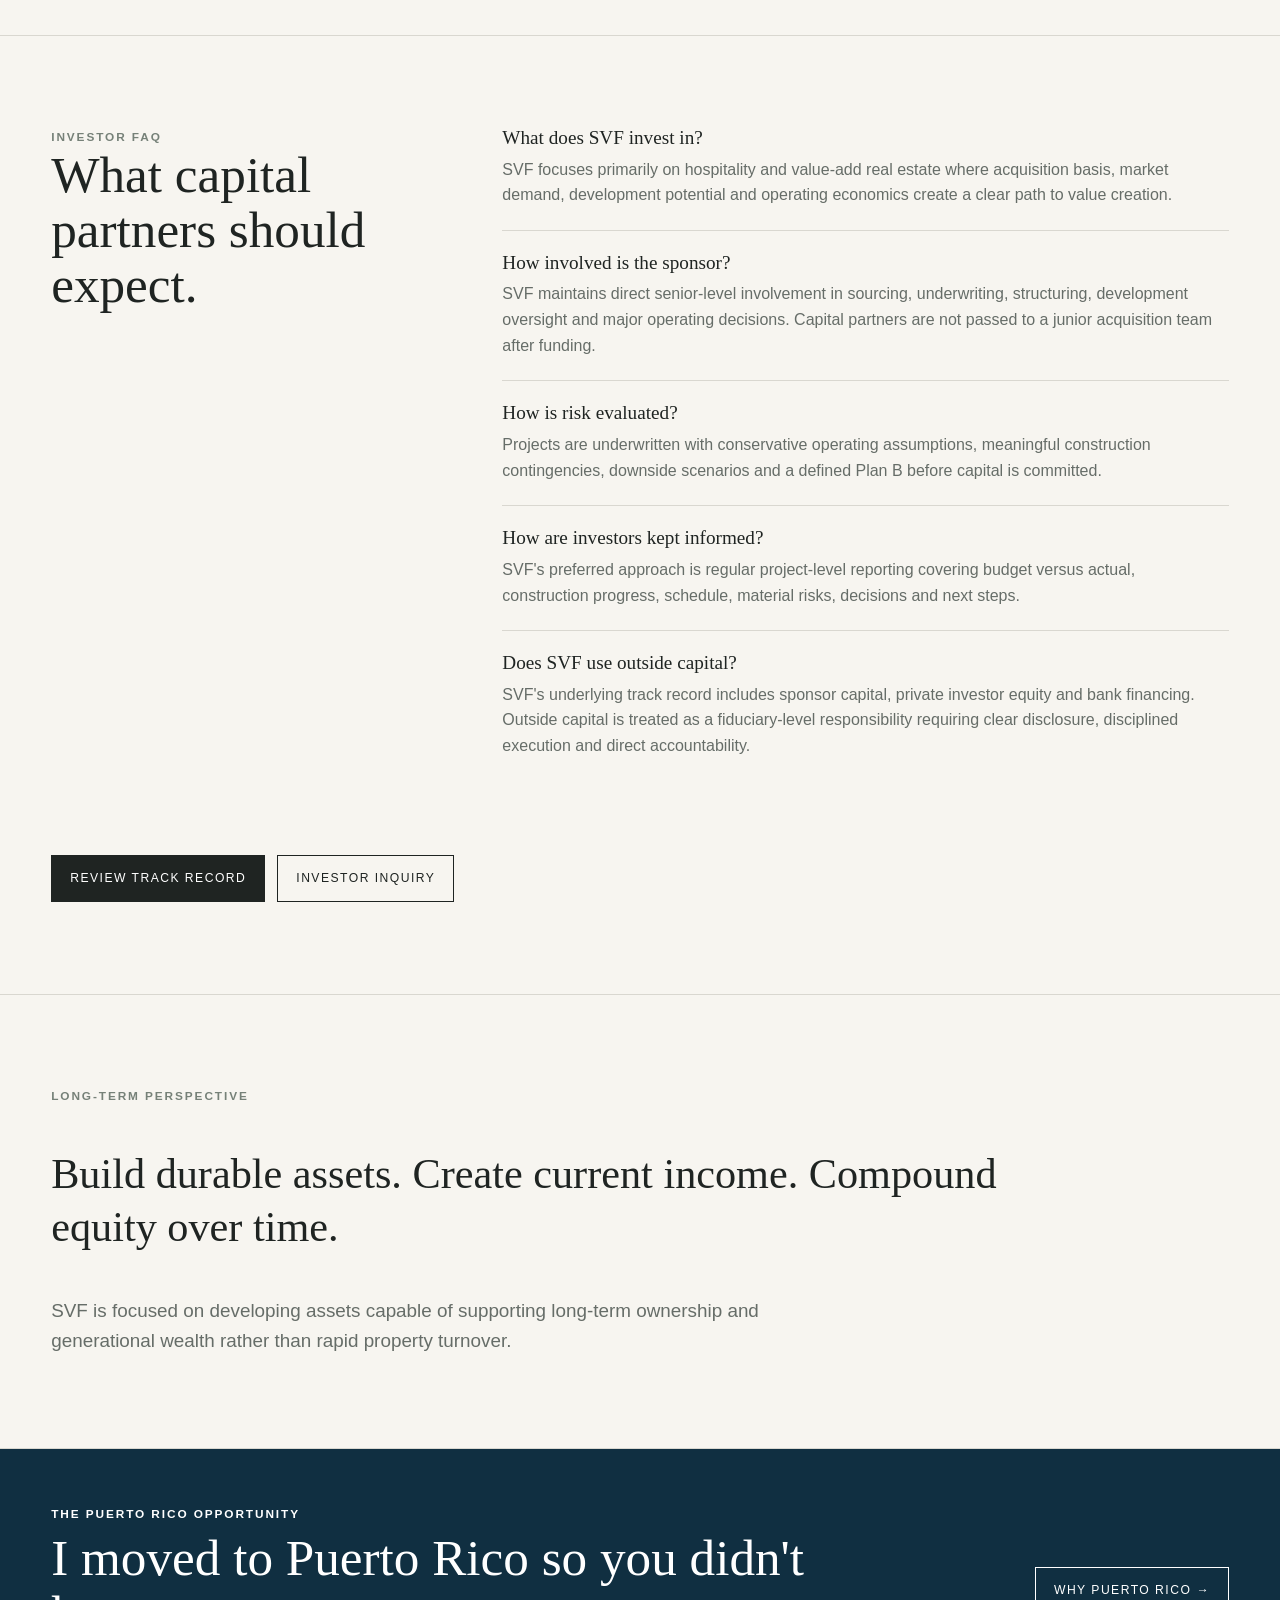
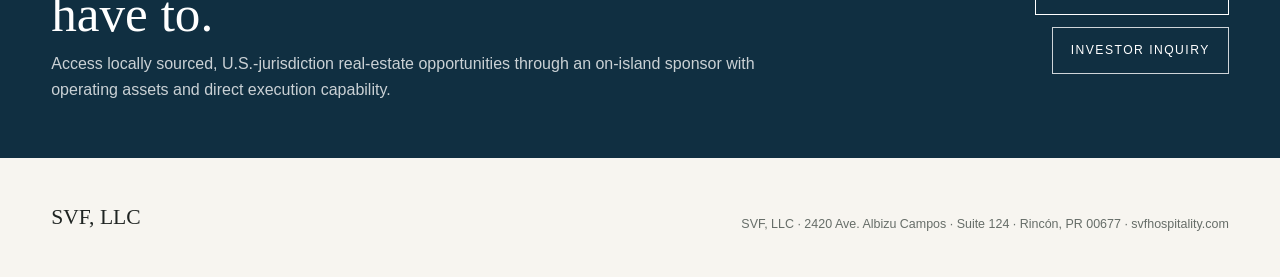
<file: investment.html>
<!doctype html>
<html lang="en"><head>
<meta charset="utf-8"><meta name="viewport" content="width=device-width,initial-scale=1">
<title>Capital Partnerships & Investment Approach | SVF, LLC</title>
<meta name="description" content="SVF, LLC approaches Puerto Rico hospitality development through market research, disciplined acquisition, conservative underwriting, downside planning and transparent execution.">
<link rel="stylesheet" href="styles.css"></head>
<body>
<header class="site-header"><div class="container nav"><a class="brand brand-lockup" href="index.html"><img class="brand-emblem" src="images/Golden Lighthouse Reflection Emblem.png" alt="SVF lighthouse emblem"><span class="brand-text">S. Marcus Haidet<small>Founder · SVF, LLC</small></span></a><button class="menu-button" aria-expanded="false">Menu</button><nav class="nav-links"><a href="svf.html">SVF</a><a href="projects.html">Projects</a><a href="trackrecord.html">Track Record</a><a href="active.html">Active Projects</a><a href="about.html">About</a><a href="puerto-rico.html">Puerto Rico</a><a href="investment.html">Investment Approach</a><a href="contact.html">Contact</a></nav></div></header>

<main>
<section class="page-hero"><div class="container"><div class="eyebrow">Capital partnerships</div><h1>Invest alongside an experienced developer.</h1><p>SVF is seeking relationships with private investors, family offices and strategic capital partners for select Puerto Rico hospitality and real-estate development opportunities. Every opportunity begins with downside analysis, disciplined underwriting and direct sponsor involvement.</p><div class="actions"><a class="button primary" href="contact.html">Discuss an Investment Opportunity</a><a class="button" href="projects.html">Review Track Record</a></div></div></section>

<section class="section"><div class="container">
<div class="grid-3">
<div class="card"><h3>1. Understand the market</h3><p>Study actual competitive occupancy, room rates, customer demand and existing supply.</p></div>
<div class="card"><h3>2. Buy correctly</h3><p>Value is created at acquisition. The starting basis must support development cost, contingency and realistic operations.</p></div>
<div class="card"><h3>3. Underwrite conservatively</h3><p>Use realistic occupancy assumptions, meaningful construction contingencies and time-overrun allowances.</p></div>
<div class="card"><h3>4. Plan the downside</h3><p>Understand the exit strategy and Plan B before committing investor capital.</p></div>
<div class="card"><h3>5. Execute</h3><p>Once the research and underwriting justify the opportunity, disciplined execution becomes the priority.</p></div>
<div class="card"><h3>6. Communicate</h3><p>Investors should understand the opportunity, risks, progress and decisions being made throughout the project.</p></div>
</div>
</div></section>

<section class="section"><div class="container">
<div class="section-head"><div><div class="eyebrow">Investor alignment</div><h2>Passive capital. Active transparency.</h2></div><div>
<p>SVF treats outside capital as carrying an especially high duty of care. Investors should understand both the opportunity and the risk before committing capital.</p>
<p>SVF’s preferred relationships are with steady, long-term investors seeking passive participation in professionally developed real-estate assets. The firm maintains direct sponsor involvement in sourcing, underwriting, structuring and oversight while providing consistent reporting on budget, schedule, risks and next steps.</p><p>Potential investors are encouraged to contact SVF to discuss current and future opportunities that may fit their investment objectives and risk tolerance.</p><div class="actions"><a class="button primary" href="contact.html">Investor Inquiry</a></div>
</div></div>
</div></section>

<section class="section"><div class="container">
<div class="section-head"><div><div class="eyebrow">Investor FAQ</div><h2>What capital partners should expect.</h2></div><div>
<div class="faq-item"><h3>What does SVF invest in?</h3><p>SVF focuses primarily on hospitality and value-add real estate where acquisition basis, market demand, development potential and operating economics create a clear path to value creation.</p></div>
<div class="faq-item"><h3>How involved is the sponsor?</h3><p>SVF maintains direct senior-level involvement in sourcing, underwriting, structuring, development oversight and major operating decisions. Capital partners are not passed to a junior acquisition team after funding.</p></div>
<div class="faq-item"><h3>How is risk evaluated?</h3><p>Projects are underwritten with conservative operating assumptions, meaningful construction contingencies, downside scenarios and a defined Plan B before capital is committed.</p></div>
<div class="faq-item"><h3>How are investors kept informed?</h3><p>SVF's preferred approach is regular project-level reporting covering budget versus actual, construction progress, schedule, material risks, decisions and next steps.</p></div>
<div class="faq-item"><h3>Does SVF use outside capital?</h3><p>SVF's underlying track record includes sponsor capital, private investor equity and bank financing. Outside capital is treated as a fiduciary-level responsibility requiring clear disclosure, disciplined execution and direct accountability.</p></div>
</div></div>
<div class="actions"><a class="button primary" href="trackrecord.html">Review Track Record</a><a class="button" href="contact.html">Investor Inquiry</a></div>
</div></section>

<section class="section"><div class="container"><div class="eyebrow">Long-term perspective</div><p class="quote">Build durable assets. Create current income. Compound equity over time.</p><p class="lead">SVF is focused on developing assets capable of supporting long-term ownership and generational wealth rather than rapid property turnover.</p></div></section>

<section class="pr-cta-band">
  <div class="container pr-cta-inner">
    <div><div class="eyebrow gold">The Puerto Rico Opportunity</div><h2>I moved to Puerto Rico so you didn't have to.</h2><p>Access locally sourced, U.S.-jurisdiction real-estate opportunities through an on-island sponsor with operating assets and direct execution capability.</p></div>
    <div class="actions"><a class="button gold-button" href="puerto-rico.html">Why Puerto Rico →</a><a class="button outline-light" href="contact.html">Investor Inquiry</a></div>
  </div>
</section>
</main>

<footer><div class="container footer-row"><div class="kicker">SVF, LLC</div><div class="footer-meta">SVF, LLC · 2420 Ave. Albizu Campos · Suite 124 · Rincón, PR 00677 · <a href="https://svfhospitality.com">svfhospitality.com</a></div></div></footer>
<script src="script.js"></script>
</body></html>
</file>
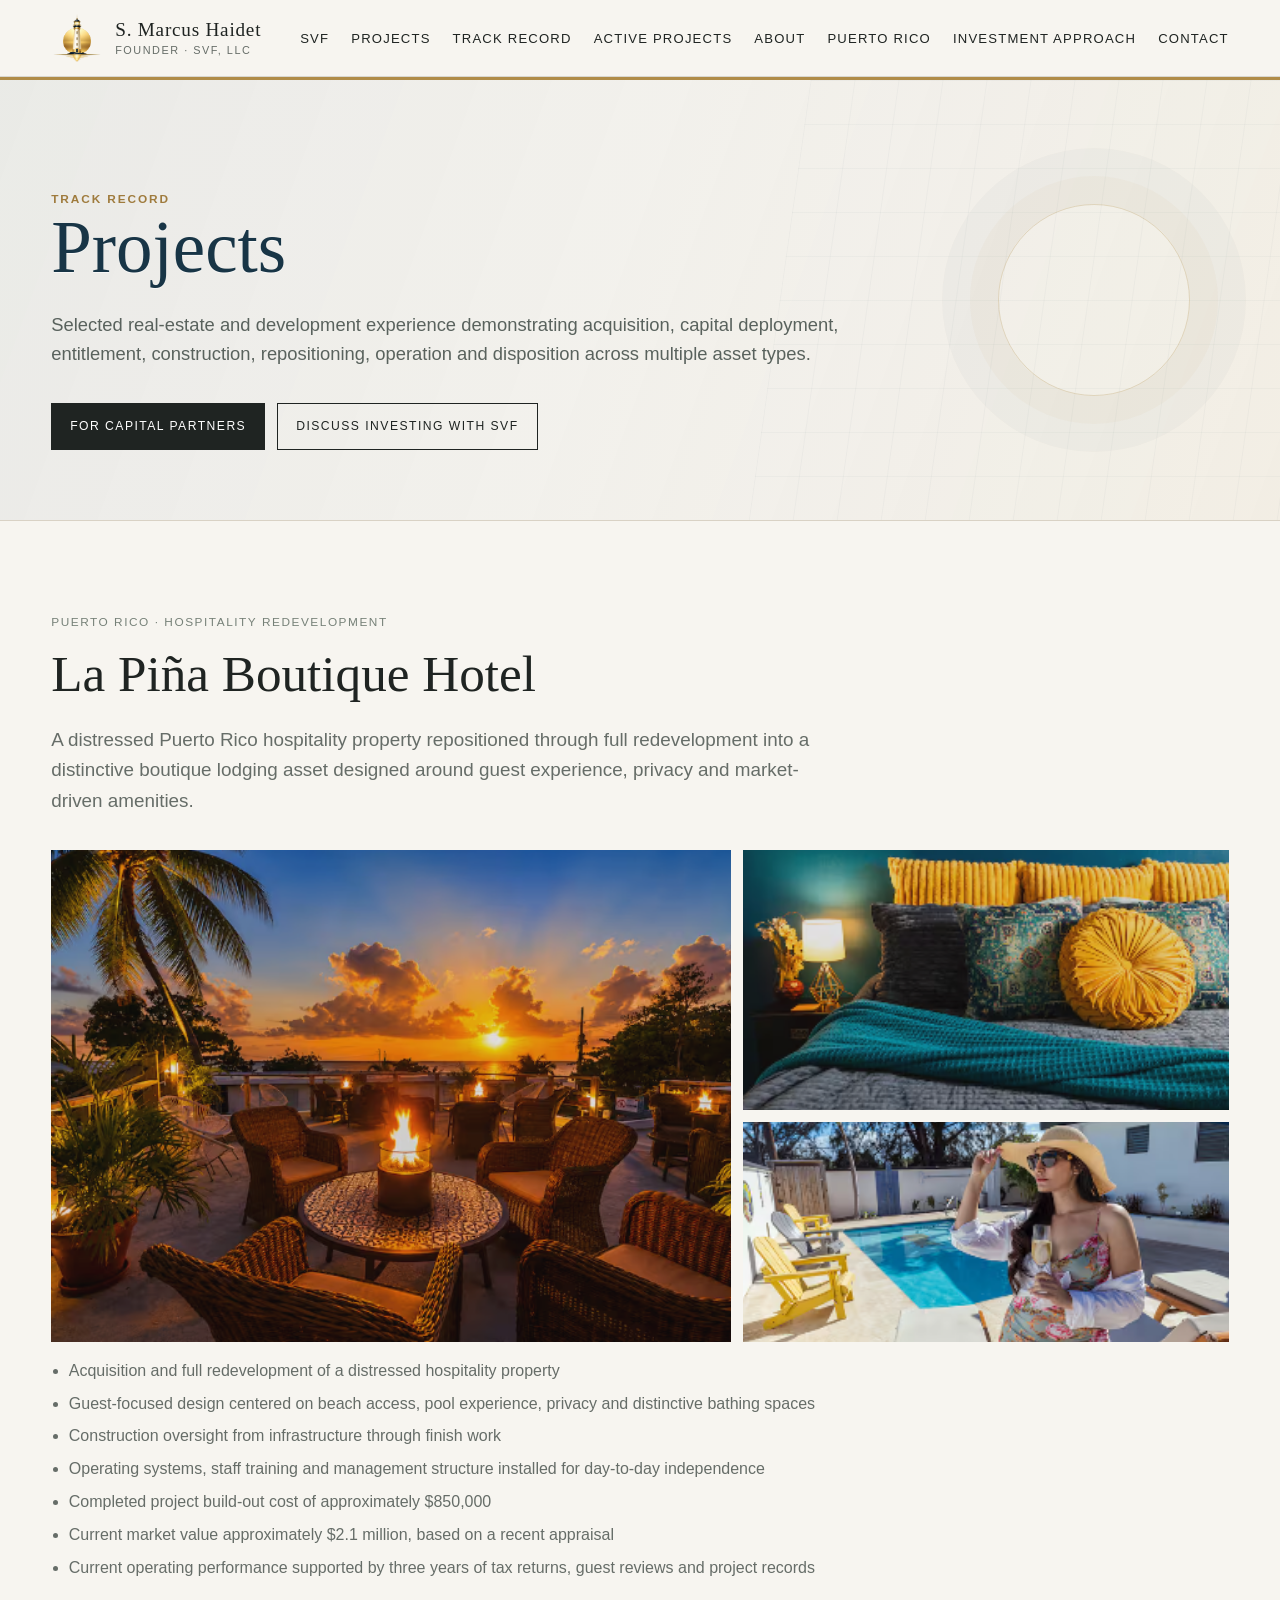
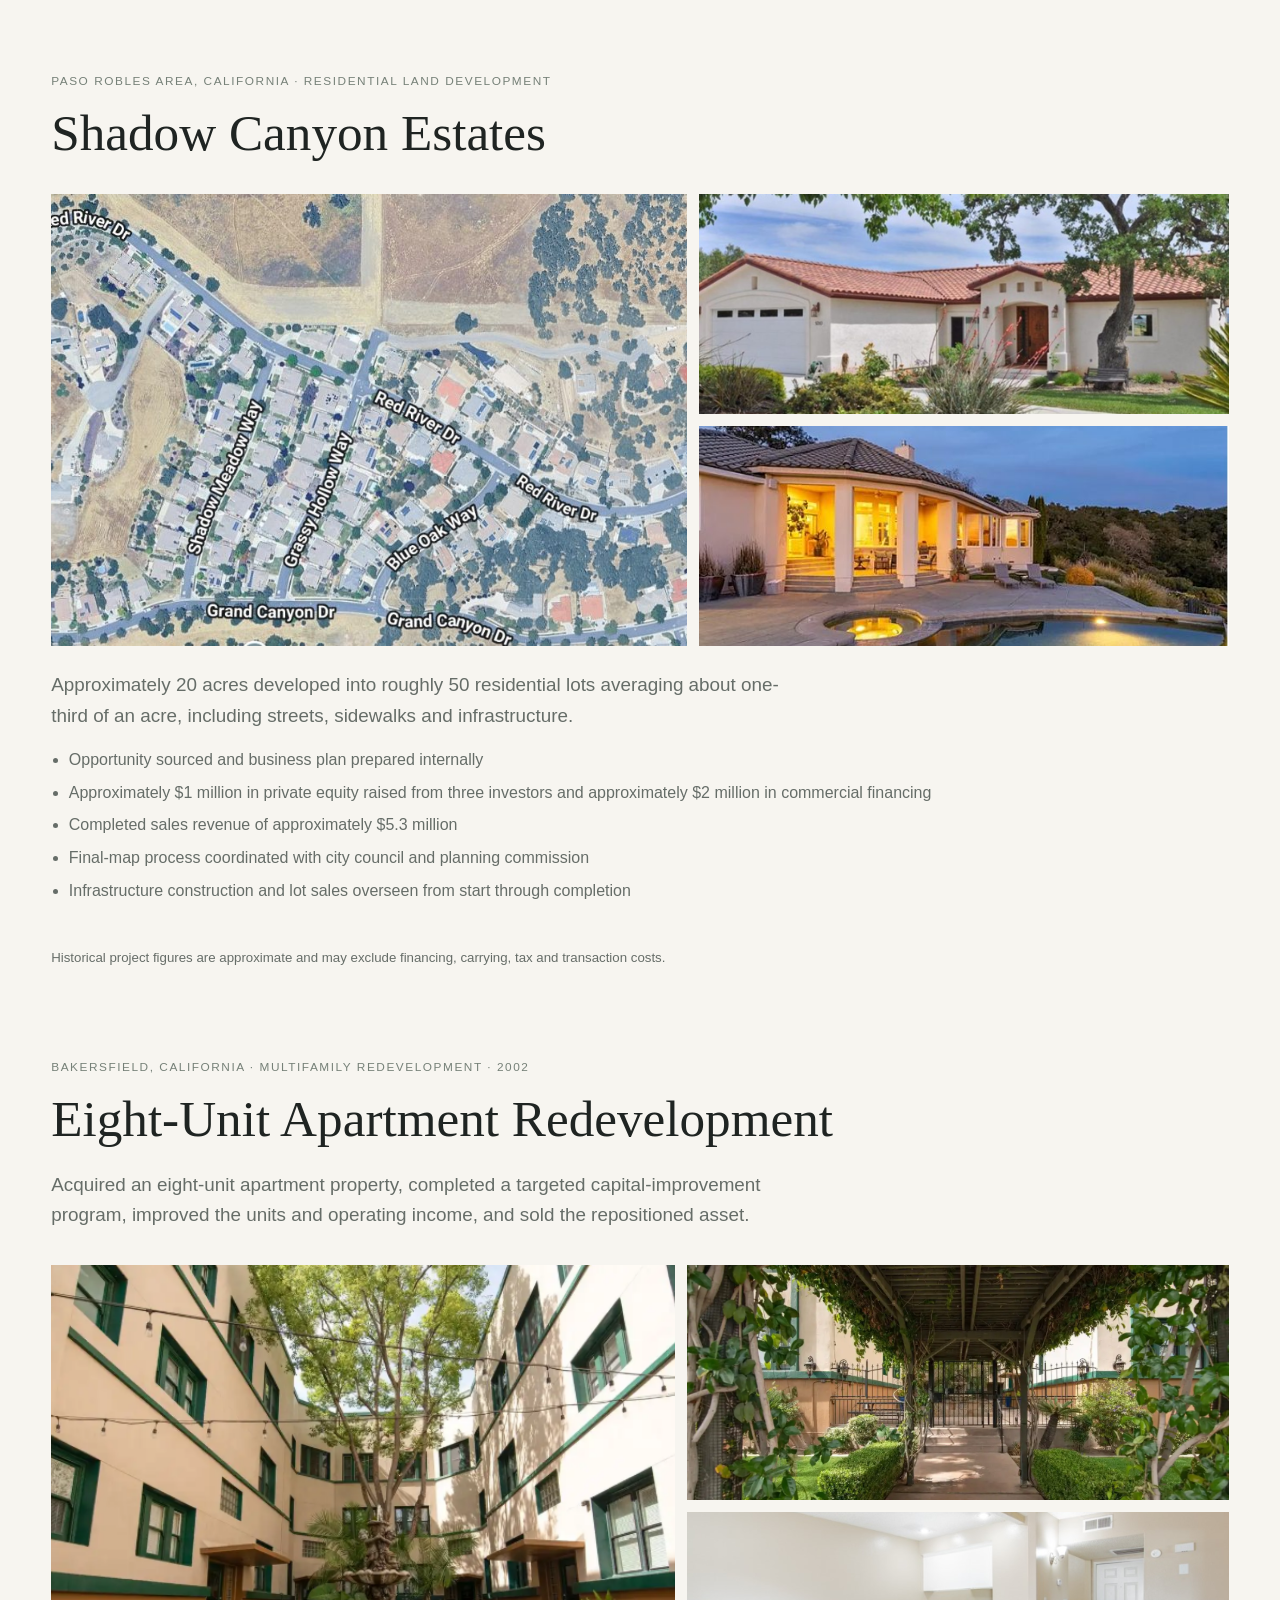
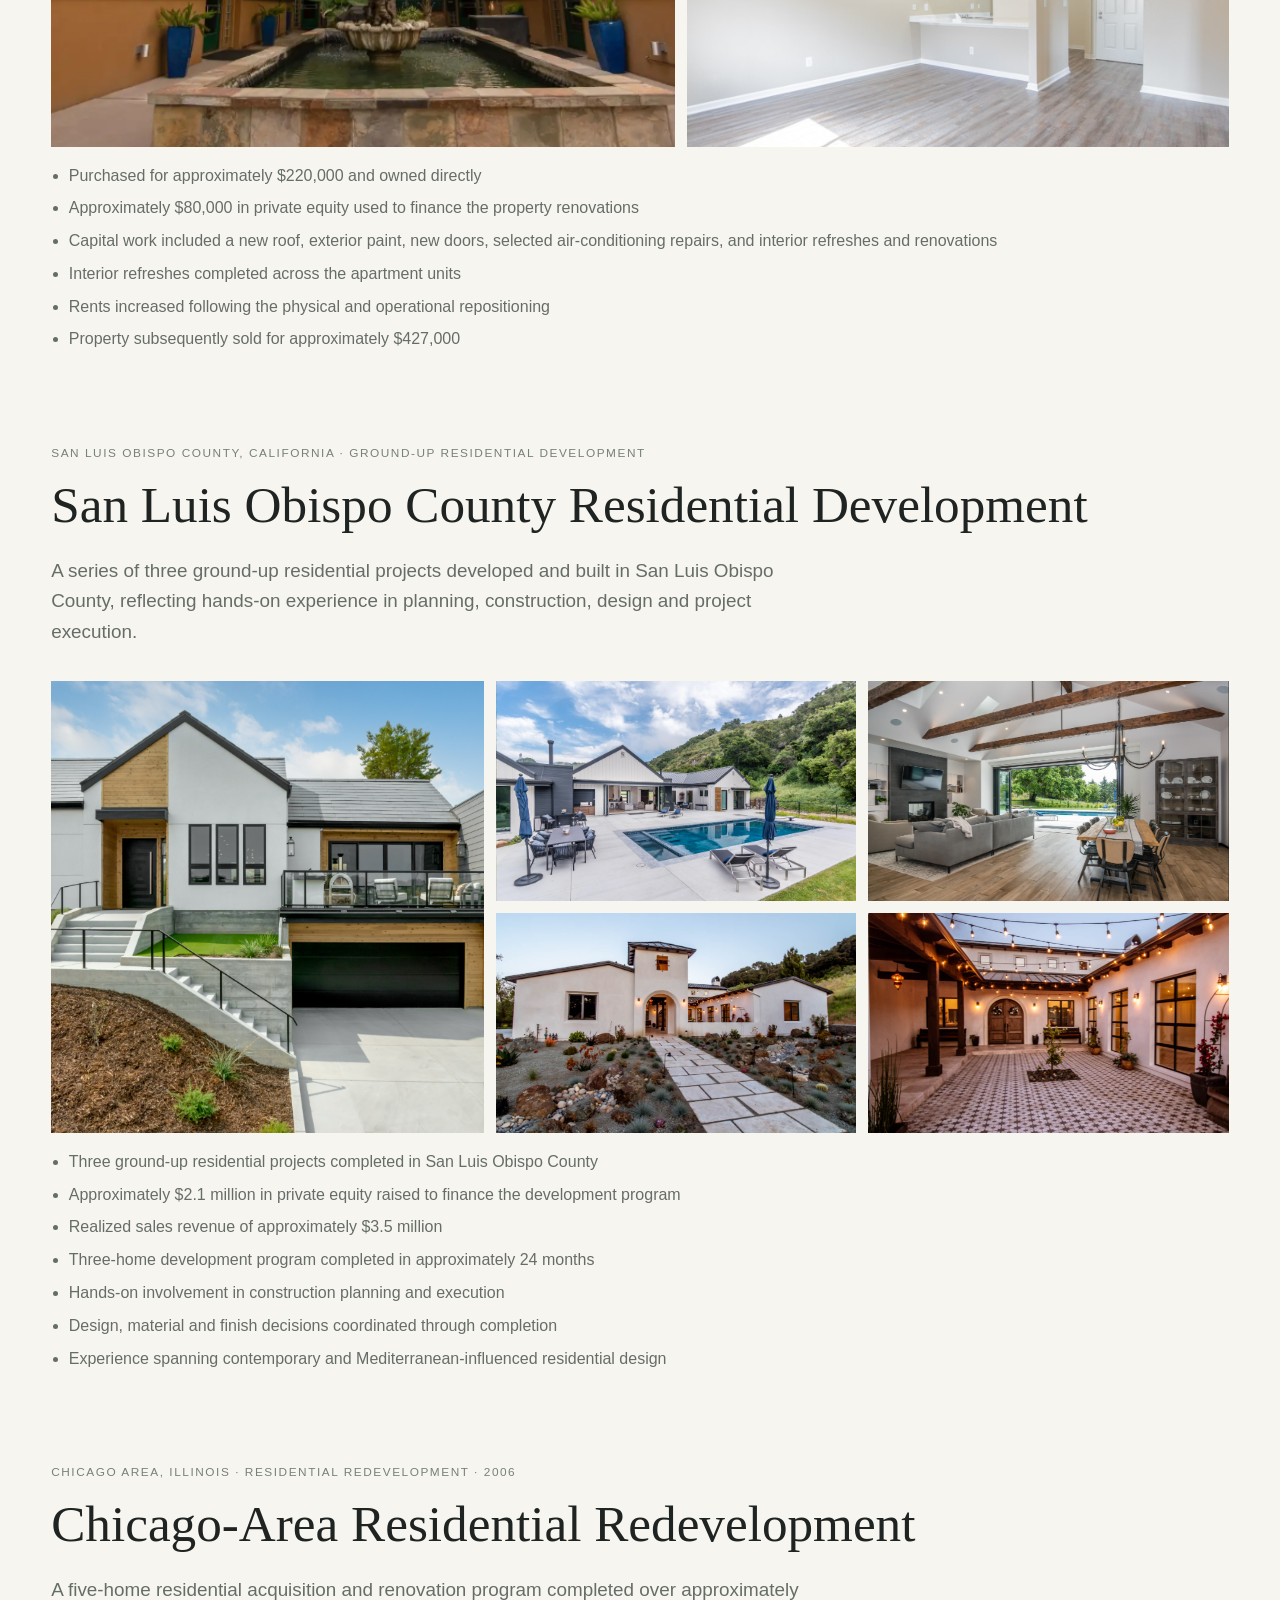
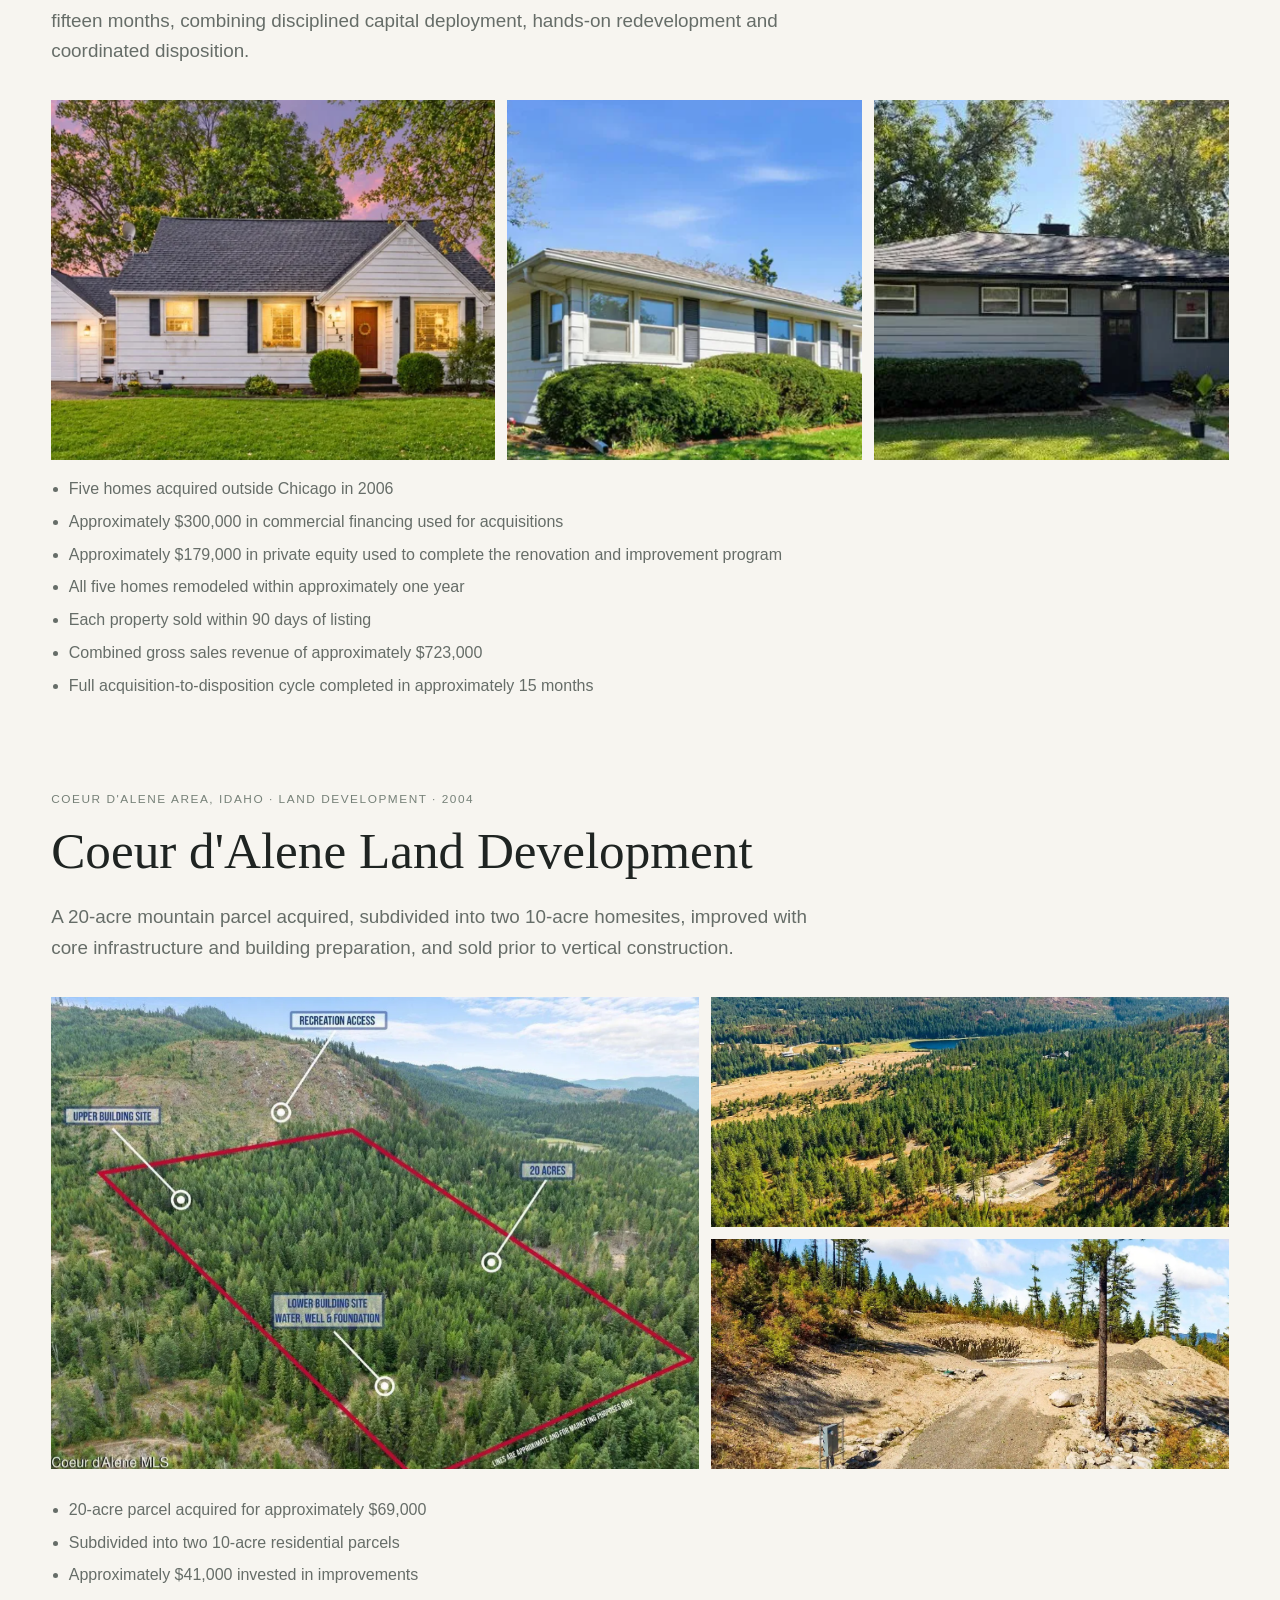
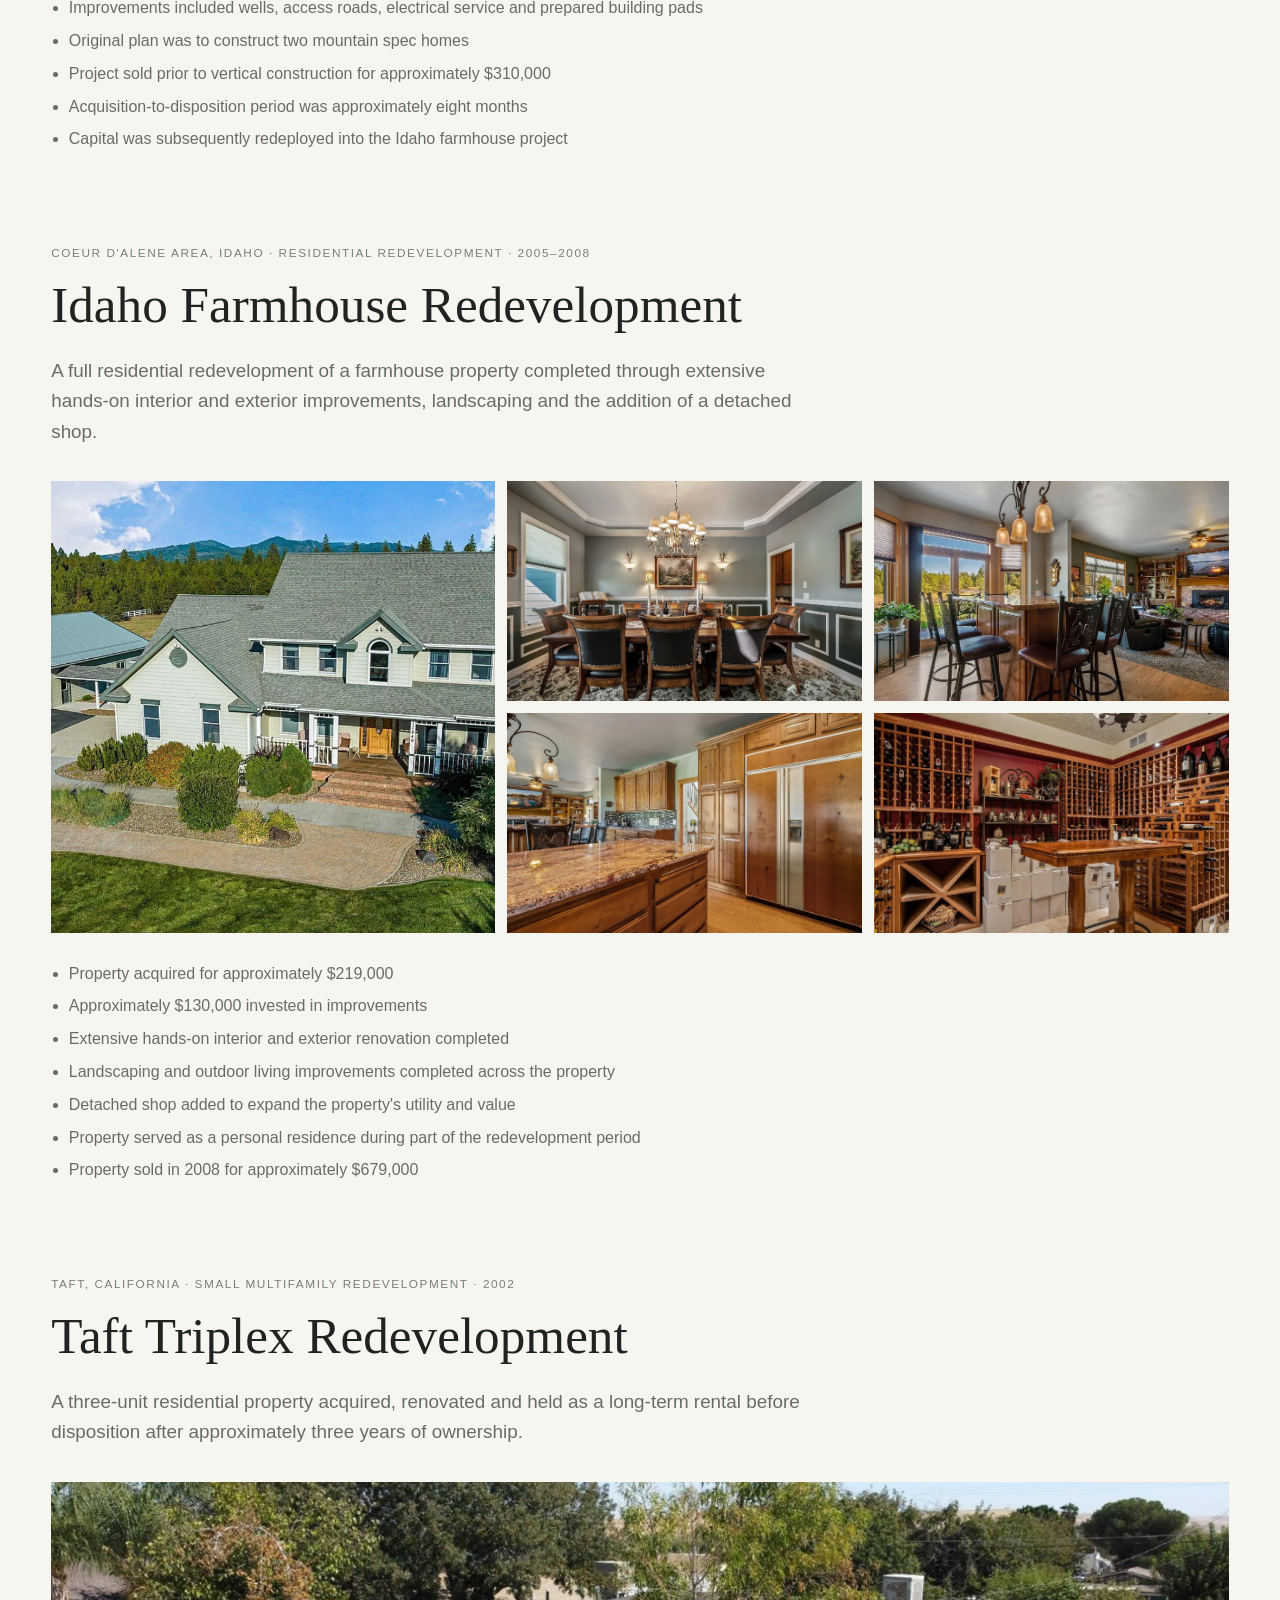
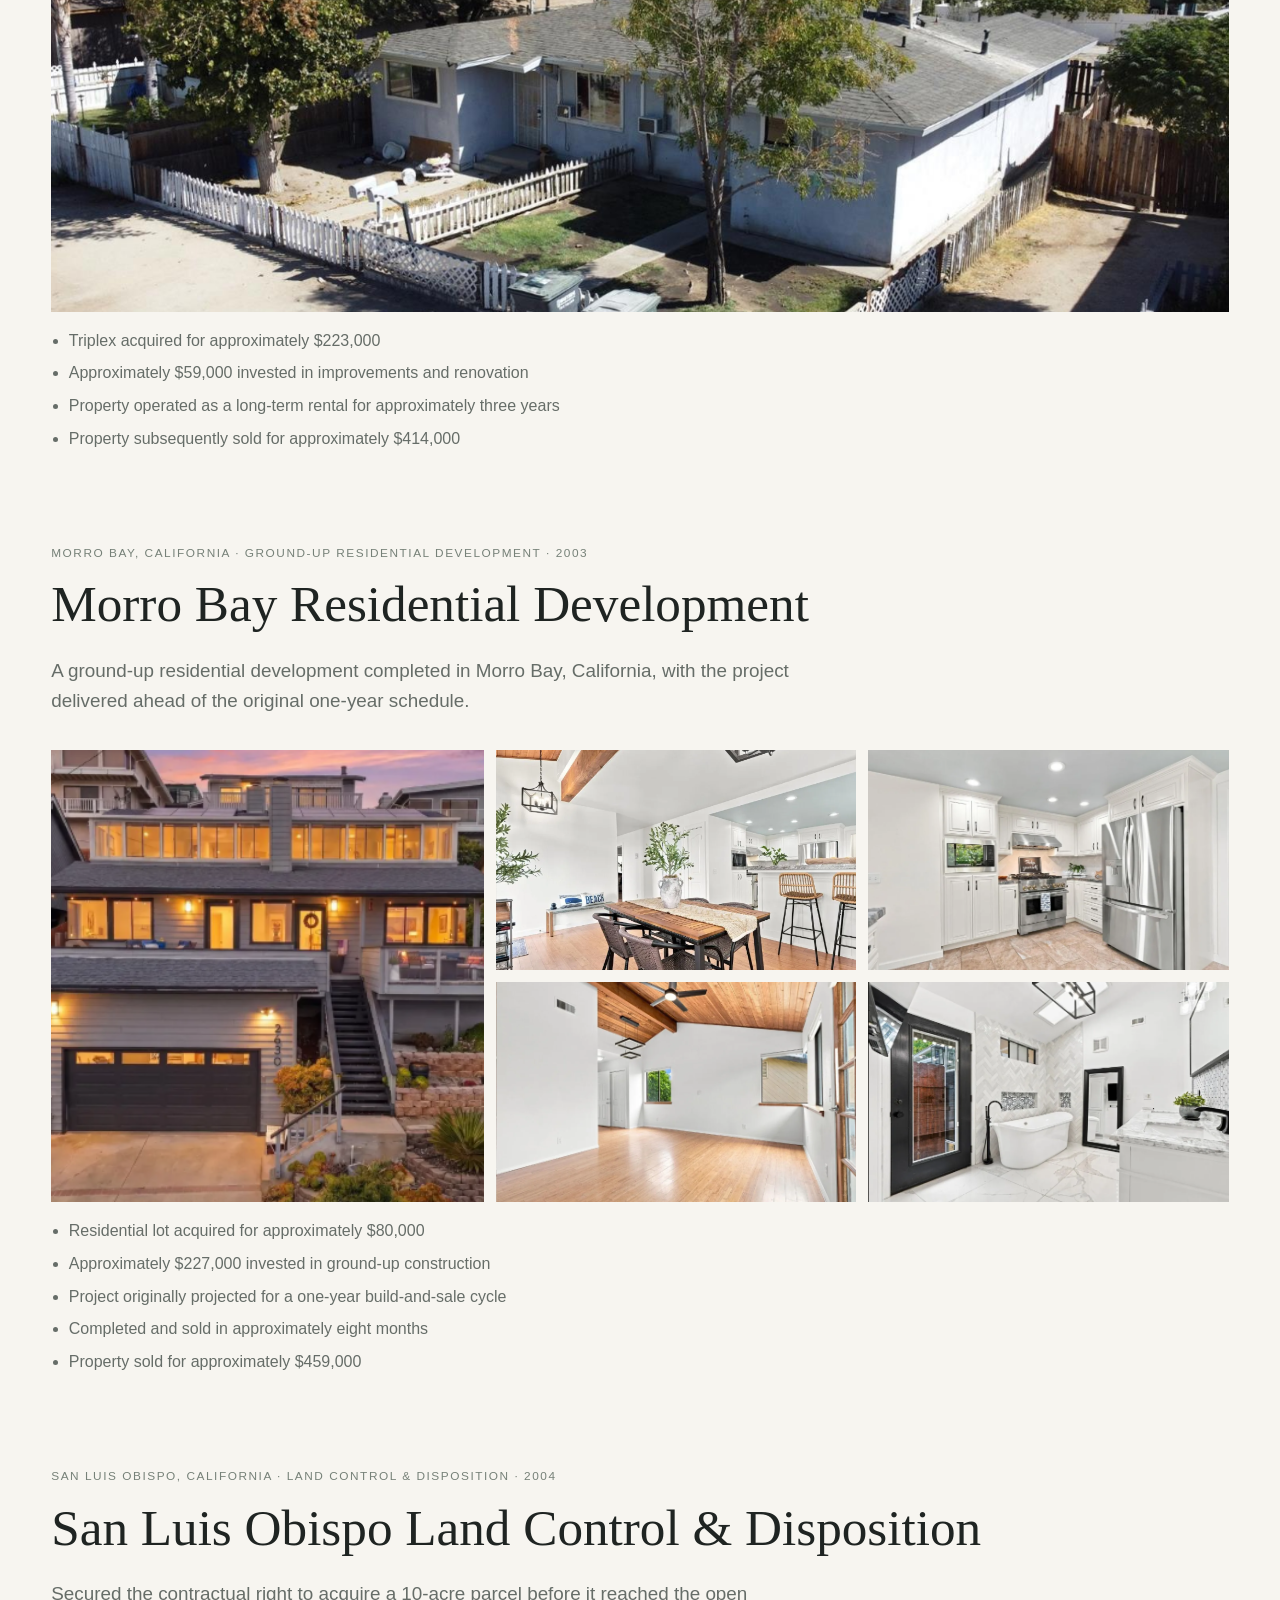
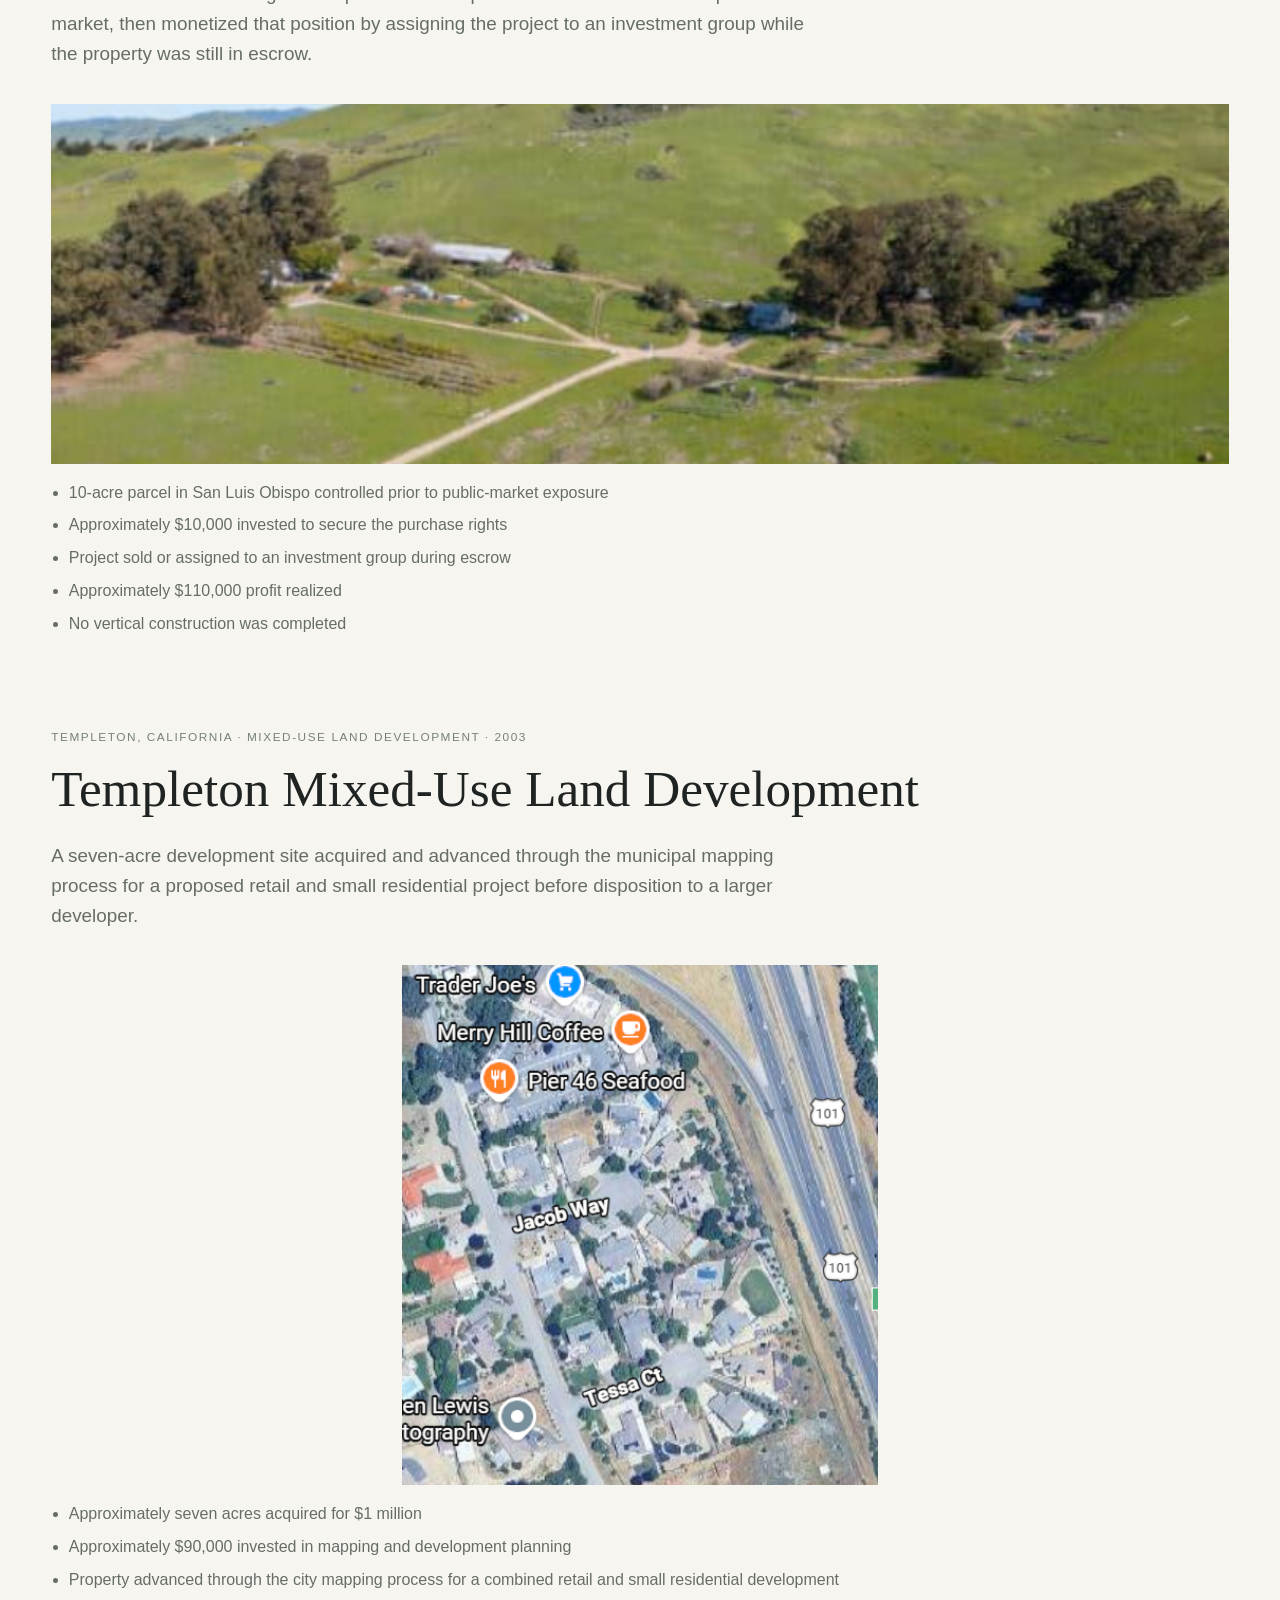
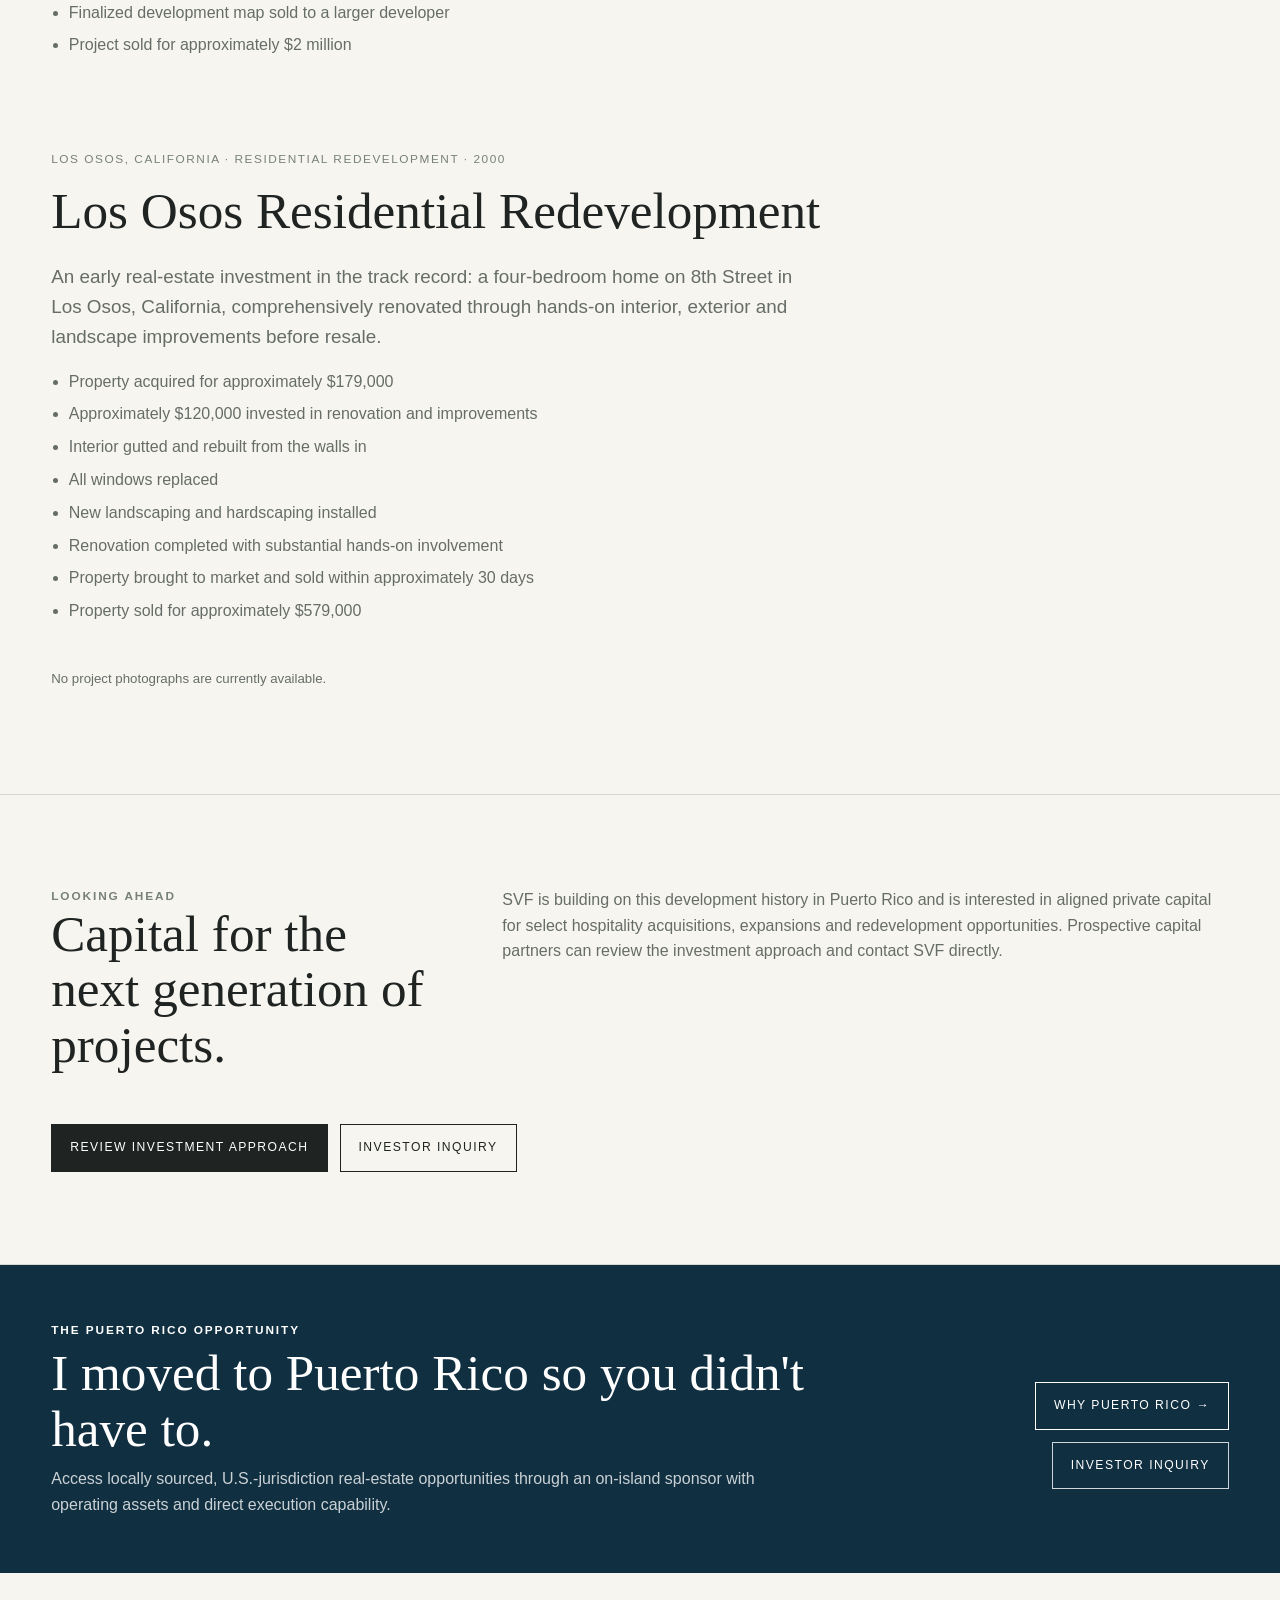
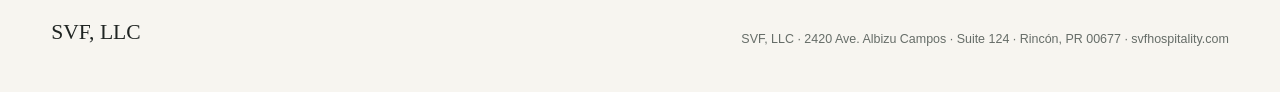
<file: projects.html>
<!doctype html>
<html lang="en"><head>
<meta charset="utf-8"><meta name="viewport" content="width=device-width,initial-scale=1">
<title>Projects | SVF, LLC</title>
<meta name="description" content="Selected development experience of SVF, LLC, including La Piña Boutique Hotel, Shadow Canyon Estates and multifamily redevelopment.">
<link rel="stylesheet" href="styles.css"></head>
<body>
<header class="site-header"><div class="container nav"><a class="brand brand-lockup" href="index.html"><img class="brand-emblem" src="images/Golden Lighthouse Reflection Emblem.png" alt="SVF lighthouse emblem"><span class="brand-text">S. Marcus Haidet<small>Founder · SVF, LLC</small></span></a><button class="menu-button" aria-expanded="false">Menu</button><nav class="nav-links"><a href="svf.html">SVF</a><a href="projects.html">Projects</a><a href="trackrecord.html">Track Record</a><a href="active.html">Active Projects</a><a href="about.html">About</a><a href="puerto-rico.html">Puerto Rico</a><a href="investment.html">Investment Approach</a><a href="contact.html">Contact</a></nav></div></header>

<main>
<section class="page-hero"><div class="container"><div class="eyebrow">Track record</div><h1>Projects</h1><p>Selected real-estate and development experience demonstrating acquisition, capital deployment, entitlement, construction, repositioning, operation and disposition across multiple asset types.</p><div class="actions"><a class="button primary" href="investment.html">For Capital Partners</a><a class="button" href="contact.html">Discuss Investing With SVF</a></div></div></section>

<section class="section"><div class="container project-list">
<article>
<div class="project-meta">Puerto Rico · Hospitality redevelopment</div>
<h2>La Piña Boutique Hotel</h2>
<p class="lead">A distressed Puerto Rico hospitality property repositioned through full redevelopment into a distinctive boutique lodging asset designed around guest experience, privacy and market-driven amenities.</p>
<div class="project-gallery" aria-label="La Piña Boutique Hotel photo gallery">
  <div class="gallery-photo aerial" role="img" aria-label="Rooftop sunset view at La Piña Boutique Hotel"></div>
  <div class="gallery-photo bedroom" role="img" aria-label="Guest-room interior at La Piña Boutique Hotel"></div>
  <div class="gallery-photo pool" role="img" aria-label="Pool area at La Piña Boutique Hotel"></div>
</div>
<ul class="bullets">
<li>Acquisition and full redevelopment of a distressed hospitality property</li>
<li>Guest-focused design centered on beach access, pool experience, privacy and distinctive bathing spaces</li>
<li>Construction oversight from infrastructure through finish work</li>
<li>Operating systems, staff training and management structure installed for day-to-day independence</li>
<li>Completed project build-out cost of approximately $850,000</li>
<li>Current market value approximately $2.1 million, based on a recent appraisal</li>
<li>Current operating performance supported by three years of tax returns, guest reviews and project records</li>
</ul>
</article>

<article>
<div class="project-meta">Paso Robles area, California · Residential land development</div><h2>Shadow Canyon Estates</h2>
<div class="shadow-gallery" aria-label="Shadow Canyon Estates project imagery">
  <div class="shadow-photo map" role="img" aria-label="Aerial map of the Shadow Canyon Estates neighborhood"></div>
  <div class="shadow-photo home" role="img" aria-label="Completed home in Shadow Canyon Estates"></div>
  <div class="shadow-photo poolhome" role="img" aria-label="Completed residence and pool in Shadow Canyon Estates"></div>
</div>
<div>
<p class="lead">Approximately 20 acres developed into roughly 50 residential lots averaging about one-third of an acre, including streets, sidewalks and infrastructure.</p>
<ul class="bullets">
<li>Opportunity sourced and business plan prepared internally</li>
<li>Approximately $1 million in private equity raised from three investors and approximately $2 million in commercial financing</li>
<li>Completed sales revenue of approximately $5.3 million</li>
<li>Final-map process coordinated with city council and planning commission</li>
<li>Infrastructure construction and lot sales overseen from start through completion</li>
</ul>
<p class="notice">Historical project figures are approximate and may exclude financing, carrying, tax and transaction costs.</p>
</div></article>

<article>
<div class="project-meta">Bakersfield, California · Multifamily redevelopment · 2002</div>
<h2>Eight-Unit Apartment Redevelopment</h2>
<p class="lead">Acquired an eight-unit apartment property, completed a targeted capital-improvement program, improved the units and operating income, and sold the repositioned asset.</p>
<div class="bakersfield-gallery" aria-label="Bakersfield multifamily redevelopment imagery">
  <div class="bakersfield-photo courtyard" role="img" aria-label="Courtyard of the Bakersfield apartment property"></div>
  <div class="bakersfield-photo entry" role="img" aria-label="Landscaped entry at the Bakersfield apartment property"></div>
  <div class="bakersfield-photo interior" role="img" aria-label="Refreshed apartment interior at the Bakersfield property"></div>
</div>
<ul class="bullets">
<li>Purchased for approximately $220,000 and owned directly</li>
<li>Approximately $80,000 in private equity used to finance the property renovations</li>
<li>Capital work included a new roof, exterior paint, new doors, selected air-conditioning repairs, and interior refreshes and renovations</li>
<li>Interior refreshes completed across the apartment units</li>
<li>Rents increased following the physical and operational repositioning</li>
<li>Property subsequently sold for approximately $427,000</li>
</ul>
</article>

<article>
<div class="project-meta">San Luis Obispo County, California · Ground-up residential development</div>
<h2>San Luis Obispo County Residential Development</h2>
<p class="lead">A series of three ground-up residential projects developed and built in San Luis Obispo County, reflecting hands-on experience in planning, construction, design and project execution.</p>
<div class="slo-gallery" aria-label="San Luis Obispo County residential development gallery">
  <div class="slo-photo one" role="img" aria-label="Completed residence in San Luis Obispo County"></div>
  <div class="slo-photo two" role="img" aria-label="Pool and outdoor living area at a completed San Luis Obispo County residence"></div>
  <div class="slo-photo three" role="img" aria-label="Interior living and dining space in a completed San Luis Obispo County residence"></div>
  <div class="slo-photo four" role="img" aria-label="Completed Mediterranean-influenced residence in San Luis Obispo County"></div>
  <div class="slo-photo five" role="img" aria-label="Courtyard detail from a completed San Luis Obispo County residence"></div>
</div>
<ul class="bullets">
<li>Three ground-up residential projects completed in San Luis Obispo County</li>
<li>Approximately $2.1 million in private equity raised to finance the development program</li>
<li>Realized sales revenue of approximately $3.5 million</li>
<li>Three-home development program completed in approximately 24 months</li>
<li>Hands-on involvement in construction planning and execution</li>
<li>Design, material and finish decisions coordinated through completion</li>
<li>Experience spanning contemporary and Mediterranean-influenced residential design</li>
</ul>
</article>

<article>
<div class="project-meta">Chicago area, Illinois · Residential redevelopment · 2006</div>
<h2>Chicago-Area Residential Redevelopment</h2>
<p class="lead">A five-home residential acquisition and renovation program completed over approximately fifteen months, combining disciplined capital deployment, hands-on redevelopment and coordinated disposition.</p>
<div class="chicago-gallery" aria-label="Chicago-area residential redevelopment gallery">
  <div class="chicago-photo one" role="img" aria-label="Renovated Chicago-area residence"></div>
  <div class="chicago-photo two" role="img" aria-label="Second renovated Chicago-area residence"></div>
  <div class="chicago-photo three" role="img" aria-label="Third renovated Chicago-area residence"></div>
</div>
<ul class="bullets">
<li>Five homes acquired outside Chicago in 2006</li>
<li>Approximately $300,000 in commercial financing used for acquisitions</li>
<li>Approximately $179,000 in private equity used to complete the renovation and improvement program</li>
<li>All five homes remodeled within approximately one year</li>
<li>Each property sold within 90 days of listing</li>
<li>Combined gross sales revenue of approximately $723,000</li>
<li>Full acquisition-to-disposition cycle completed in approximately 15 months</li>
</ul>
</article>

<article>
<div class="project-meta">Coeur d'Alene area, Idaho · Land development · 2004</div>
<h2>Coeur d'Alene Land Development</h2>
<p class="lead">A 20-acre mountain parcel acquired, subdivided into two 10-acre homesites, improved with core infrastructure and building preparation, and sold prior to vertical construction.</p>
<div class="cda-gallery" aria-label="Coeur d'Alene land development gallery">
  <div class="cda-photo one" role="img" aria-label="Aerial view of the 20-acre Coeur d'Alene area parcel"></div>
  <div class="cda-photo two" role="img" aria-label="Mountain setting and development area near Coeur d'Alene"></div>
  <div class="cda-photo three" role="img" aria-label="Prepared building pad and utilities on the Coeur d'Alene project"></div>
  <div class="cda-photo four" role="img" aria-label="Improved access road on the Coeur d'Alene project"></div>
</div>
<ul class="bullets">
<li>20-acre parcel acquired for approximately $69,000</li>
<li>Subdivided into two 10-acre residential parcels</li>
<li>Approximately $41,000 invested in improvements</li>
<li>Improvements included wells, access roads, electrical service and prepared building pads</li>
<li>Original plan was to construct two mountain spec homes</li>
<li>Project sold prior to vertical construction for approximately $310,000</li>
<li>Acquisition-to-disposition period was approximately eight months</li>
<li>Capital was subsequently redeployed into the Idaho farmhouse project</li>
</ul>
</article>


<article>
<div class="project-meta">Coeur d'Alene area, Idaho · Residential redevelopment · 2005–2008</div>
<h2>Idaho Farmhouse Redevelopment</h2>
<p class="lead">A full residential redevelopment of a farmhouse property completed through extensive hands-on interior and exterior improvements, landscaping and the addition of a detached shop.</p>
<div class="farmhouse-gallery" aria-label="Idaho farmhouse redevelopment gallery">
  <div class="farmhouse-photo one" role="img" aria-label="Completed Idaho farmhouse and detached shop"></div>
  <div class="farmhouse-photo two" role="img" aria-label="Renovated formal dining room"></div>
  <div class="farmhouse-photo three" role="img" aria-label="Renovated kitchen and living area"></div>
  <div class="farmhouse-photo four" role="img" aria-label="Renovated kitchen cabinetry and finishes"></div>
  <div class="farmhouse-photo five" role="img" aria-label="Custom wine room"></div>
  <div class="farmhouse-photo six" role="img" aria-label="Landscaped outdoor living area and gazebo"></div>
</div>
<ul class="bullets">
<li>Property acquired for approximately $219,000</li>
<li>Approximately $130,000 invested in improvements</li>
<li>Extensive hands-on interior and exterior renovation completed</li>
<li>Landscaping and outdoor living improvements completed across the property</li>
<li>Detached shop added to expand the property's utility and value</li>
<li>Property served as a personal residence during part of the redevelopment period</li>
<li>Property sold in 2008 for approximately $679,000</li>
</ul>
</article>


<article>
<div class="project-meta">Taft, California · Small multifamily redevelopment · 2002</div>
<h2>Taft Triplex Redevelopment</h2>
<p class="lead">A three-unit residential property acquired, renovated and held as a long-term rental before disposition after approximately three years of ownership.</p>
<div class="taft-gallery" aria-label="Taft triplex redevelopment image">
  <div class="taft-photo" role="img" aria-label="Exterior view of the Taft triplex property"></div>
</div>
<ul class="bullets">
<li>Triplex acquired for approximately $223,000</li>
<li>Approximately $59,000 invested in improvements and renovation</li>
<li>Property operated as a long-term rental for approximately three years</li>
<li>Property subsequently sold for approximately $414,000</li>
</ul>
</article>


<article>
<div class="project-meta">Morro Bay, California · Ground-up residential development · 2003</div>
<h2>Morro Bay Residential Development</h2>
<p class="lead">A ground-up residential development completed in Morro Bay, California, with the project delivered ahead of the original one-year schedule.</p>
<div class="morro-gallery" aria-label="Morro Bay residential development gallery">
  <div class="morro-photo one" role="img" aria-label="Completed Morro Bay residence"></div>
  <div class="morro-photo two" role="img" aria-label="Dining and kitchen area in the Morro Bay residence"></div>
  <div class="morro-photo three" role="img" aria-label="Kitchen in the Morro Bay residence"></div>
  <div class="morro-photo four" role="img" aria-label="Interior living area in the Morro Bay residence"></div>
  <div class="morro-photo five" role="img" aria-label="Bathroom in the Morro Bay residence"></div>
</div>
<ul class="bullets">
<li>Residential lot acquired for approximately $80,000</li>
<li>Approximately $227,000 invested in ground-up construction</li>
<li>Project originally projected for a one-year build-and-sale cycle</li>
<li>Completed and sold in approximately eight months</li>
<li>Property sold for approximately $459,000</li>
</ul>
</article>


<article>
<div class="project-meta">San Luis Obispo, California · Land control & disposition · 2004</div>
<h2>San Luis Obispo Land Control & Disposition</h2>
<p class="lead">Secured the contractual right to acquire a 10-acre parcel before it reached the open market, then monetized that position by assigning the project to an investment group while the property was still in escrow.</p>
<div class="slo-land-gallery" aria-label="San Luis Obispo land control project image">
  <div class="slo-land-photo" role="img" aria-label="Aerial view of the 10-acre San Luis Obispo parcel"></div>
</div>
<ul class="bullets">
<li>10-acre parcel in San Luis Obispo controlled prior to public-market exposure</li>
<li>Approximately $10,000 invested to secure the purchase rights</li>
<li>Project sold or assigned to an investment group during escrow</li>
<li>Approximately $110,000 profit realized</li>
<li>No vertical construction was completed</li>
</ul>
</article>


<article>
<div class="project-meta">Templeton, California · Mixed-use land development · 2003</div>
<h2>Templeton Mixed-Use Land Development</h2>
<p class="lead">A seven-acre development site acquired and advanced through the municipal mapping process for a proposed retail and small residential project before disposition to a larger developer.</p>
<div class="templeton-gallery" aria-label="Templeton mixed-use land development image">
  <div class="templeton-photo" role="img" aria-label="Aerial view of the Templeton development site"></div>
</div>
<ul class="bullets">
<li>Approximately seven acres acquired for $1 million</li>
<li>Approximately $90,000 invested in mapping and development planning</li>
<li>Property advanced through the city mapping process for a combined retail and small residential development</li>
<li>Finalized development map sold to a larger developer</li>
<li>Project sold for approximately $2 million</li>
</ul>
</article>


<article>
<div class="project-meta">Los Osos, California · Residential redevelopment · 2000</div>
<h2>Los Osos Residential Redevelopment</h2>
<p class="lead">An early real-estate investment in the track record: a four-bedroom home on 8th Street in Los Osos, California, comprehensively renovated through hands-on interior, exterior and landscape improvements before resale.</p>
<ul class="bullets">
<li>Property acquired for approximately $179,000</li>
<li>Approximately $120,000 invested in renovation and improvements</li>
<li>Interior gutted and rebuilt from the walls in</li>
<li>All windows replaced</li>
<li>New landscaping and hardscaping installed</li>
<li>Renovation completed with substantial hands-on involvement</li>
<li>Property brought to market and sold within approximately 30 days</li>
<li>Property sold for approximately $579,000</li>
</ul>
<p class="notice">No project photographs are currently available.</p>
</article>

</div></section>

<section class="section"><div class="container">
<div class="section-head"><div><div class="eyebrow">Looking ahead</div><h2>Capital for the next generation of projects.</h2></div><p>SVF is building on this development history in Puerto Rico and is interested in aligned private capital for select hospitality acquisitions, expansions and redevelopment opportunities. Prospective capital partners can review the investment approach and contact SVF directly.</p></div>
<div class="actions"><a class="button primary" href="investment.html">Review Investment Approach</a><a class="button" href="contact.html">Investor Inquiry</a></div>
</div></section>

<section class="pr-cta-band">
  <div class="container pr-cta-inner">
    <div><div class="eyebrow gold">The Puerto Rico Opportunity</div><h2>I moved to Puerto Rico so you didn't have to.</h2><p>Access locally sourced, U.S.-jurisdiction real-estate opportunities through an on-island sponsor with operating assets and direct execution capability.</p></div>
    <div class="actions"><a class="button gold-button" href="puerto-rico.html">Why Puerto Rico →</a><a class="button outline-light" href="contact.html">Investor Inquiry</a></div>
  </div>
</section>
</main>

<footer><div class="container footer-row"><div class="kicker">SVF, LLC</div><div class="footer-meta">SVF, LLC · 2420 Ave. Albizu Campos · Suite 124 · Rincón, PR 00677 · <a href="https://svfhospitality.com">svfhospitality.com</a></div></div></footer>
<script src="script.js"></script>
</body></html>
</file>
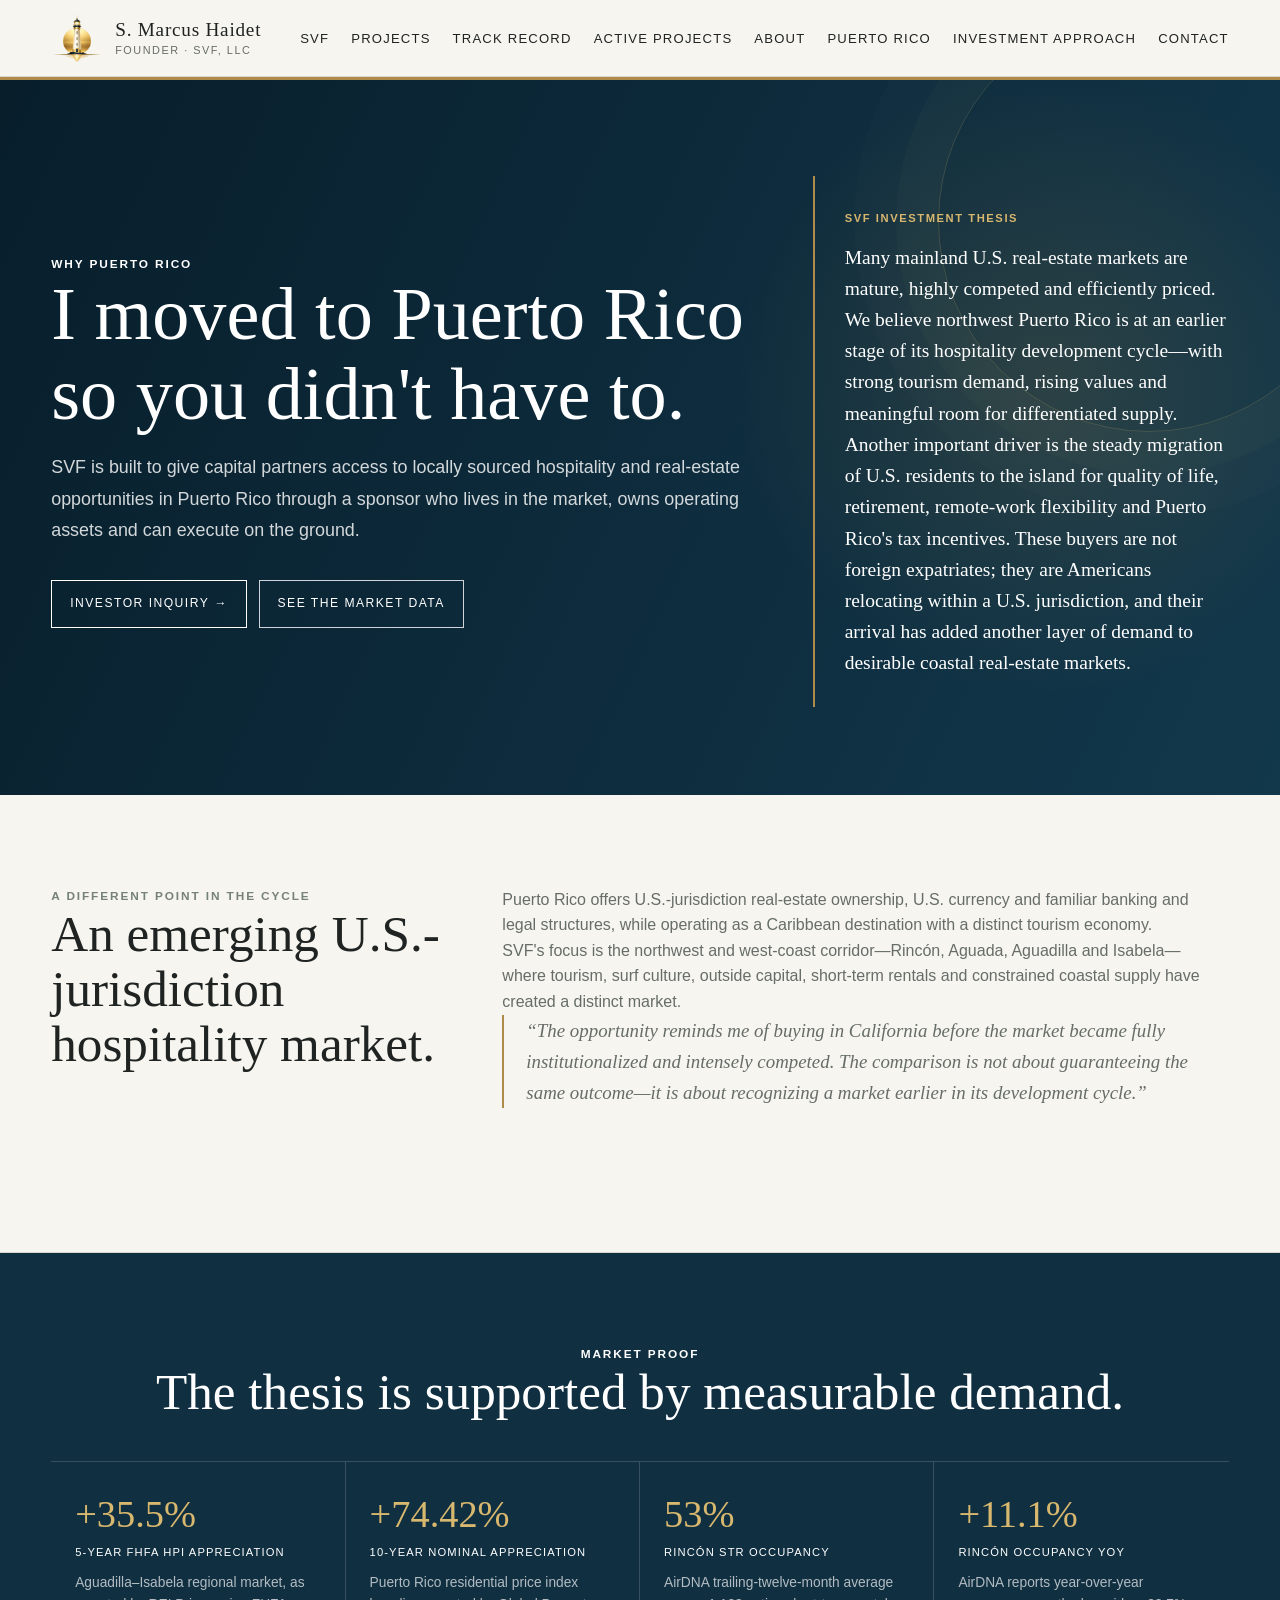
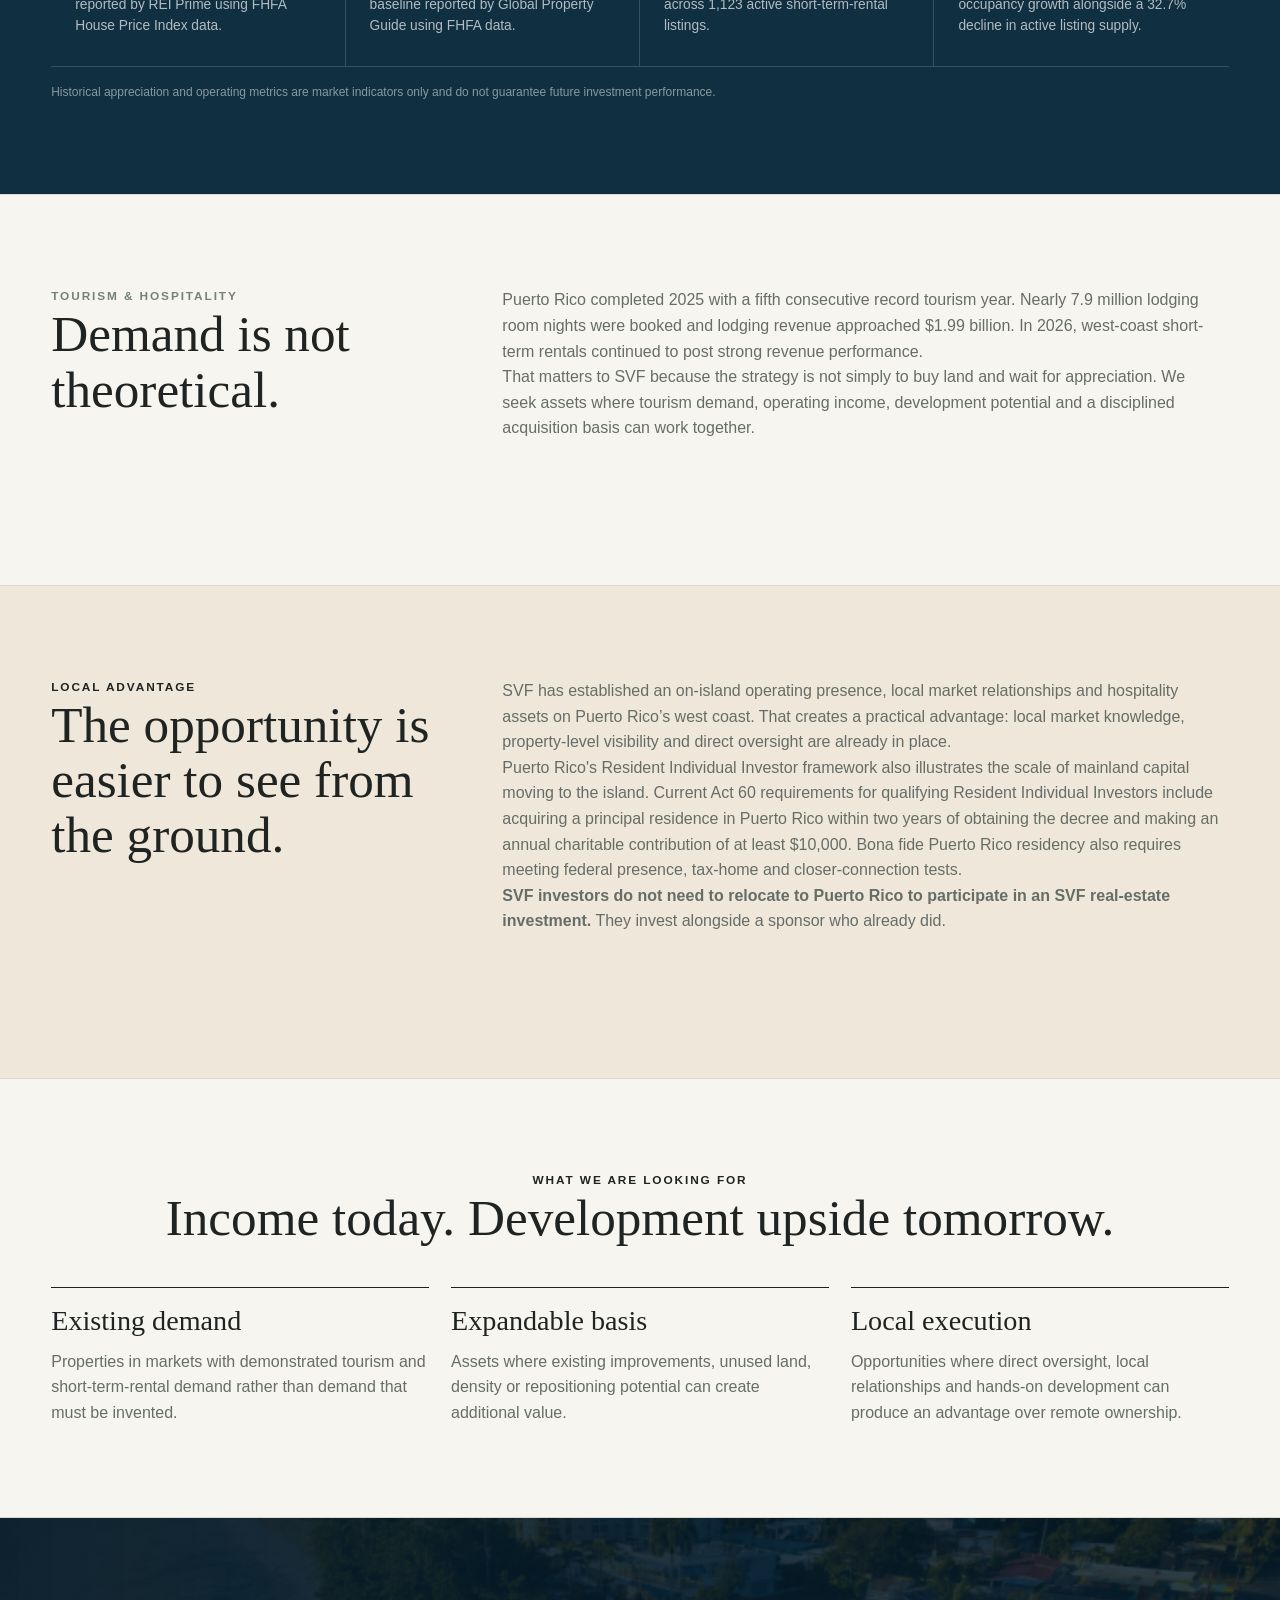
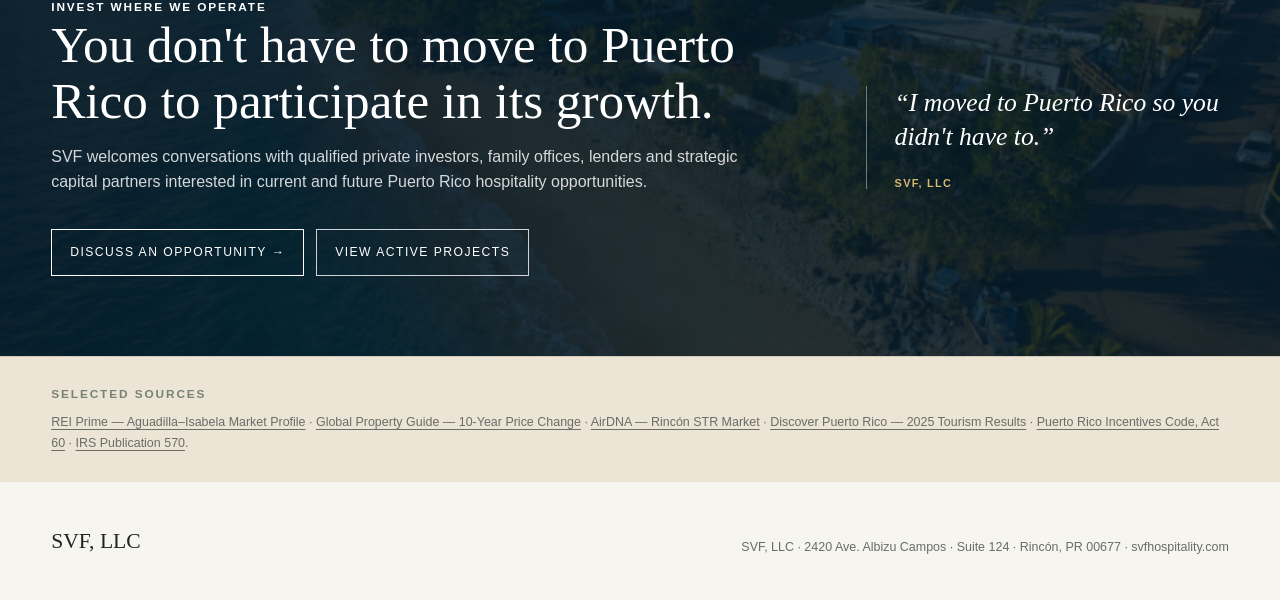
<file: puerto-rico.html>
<!doctype html>
<html lang="en"><head>
<meta charset="utf-8"><meta name="viewport" content="width=device-width,initial-scale=1">
<title>Why Puerto Rico | SVF, LLC</title>
<meta name="description" content="Why SVF is focused on Puerto Rico's northwest and west coast: real-estate appreciation, record tourism demand, short-term-rental performance and locally sourced hospitality development opportunities.">
<link rel="stylesheet" href="styles.css"></head>
<body class="puerto-rico-page">
<header class="site-header"><div class="container nav"><a class="brand brand-lockup" href="index.html"><img class="brand-emblem" src="images/Golden Lighthouse Reflection Emblem.png" alt="SVF lighthouse emblem"><span class="brand-text">S. Marcus Haidet<small>Founder · SVF, LLC</small></span></a><button class="menu-button" aria-expanded="false">Menu</button><nav class="nav-links"><a href="svf.html">SVF</a><a href="projects.html">Projects</a><a href="trackrecord.html">Track Record</a><a href="active.html">Active Projects</a><a href="about.html">About</a><a href="puerto-rico.html">Puerto Rico</a><a href="investment.html">Investment Approach</a><a href="contact.html">Contact</a></nav></div></header>

<main>
<section class="pr-hero">
  <div class="container pr-hero-inner">
    <div>
      <div class="eyebrow gold">Why Puerto Rico</div>
      <h1>I moved to Puerto Rico so you didn't have to.</h1>
      <p class="pr-lead">SVF is built to give capital partners access to locally sourced hospitality and real-estate opportunities in Puerto Rico through a sponsor who lives in the market, owns operating assets and can execute on the ground.</p>
      <div class="actions"><a class="button gold-button" href="contact.html">Investor Inquiry →</a><a class="button outline-light" href="#market-proof">See the Market Data</a></div>
    </div>
    <div class="pr-thesis-card">
      <span>SVF Investment Thesis</span>
      <p>Many mainland U.S. real-estate markets are mature, highly competed and efficiently priced. We believe northwest Puerto Rico is at an earlier stage of its hospitality development cycle—with strong tourism demand, rising values and meaningful room for differentiated supply. Another important driver is the steady migration of U.S. residents to the island for quality of life, retirement, remote-work flexibility and Puerto Rico's tax incentives. These buyers are not foreign expatriates; they are Americans relocating within a U.S. jurisdiction, and their arrival has added another layer of demand to desirable coastal real-estate markets.</p>
    </div>
  </div>
</section>

<section class="section"><div class="container">
  <div class="section-head">
    <div><div class="eyebrow">A Different Point in the Cycle</div><h2>An emerging U.S.-jurisdiction hospitality market.</h2></div>
    <div>
      <p>Puerto Rico offers U.S.-jurisdiction real-estate ownership, U.S. currency and familiar banking and legal structures, while operating as a Caribbean destination with a distinct tourism economy.</p>
      <p>SVF's focus is the northwest and west-coast corridor—Rincón, Aguada, Aguadilla and Isabela—where tourism, surf culture, outside capital, short-term rentals and constrained coastal supply have created a distinct market.</p>
      <p class="quote-inline">“The opportunity reminds me of buying in California before the market became fully institutionalized and intensely competed. The comparison is not about guaranteeing the same outcome—it is about recognizing a market earlier in its development cycle.”</p>
    </div>
  </div>
</div></section>

<section class="section pr-proof" id="market-proof"><div class="container">
  <div class="center-head"><div class="eyebrow gold">Market Proof</div><h2>The thesis is supported by measurable demand.</h2></div>
  <div class="pr-proof-grid">
    <div class="pr-proof-card"><strong>+35.5%</strong><span>5-year FHFA HPI appreciation</span><p>Aguadilla–Isabela regional market, as reported by REI Prime using FHFA House Price Index data.</p></div>
    <div class="pr-proof-card"><strong>+74.42%</strong><span>10-year nominal appreciation</span><p>Puerto Rico residential price index baseline reported by Global Property Guide using FHFA data.</p></div>
    <div class="pr-proof-card"><strong>53%</strong><span>Rincón STR occupancy</span><p>AirDNA trailing-twelve-month average across 1,123 active short-term-rental listings.</p></div>
    <div class="pr-proof-card"><strong>+11.1%</strong><span>Rincón occupancy YoY</span><p>AirDNA reports year-over-year occupancy growth alongside a 32.7% decline in active listing supply.</p></div>
  </div>
  <p class="pr-source-note">Historical appreciation and operating metrics are market indicators only and do not guarantee future investment performance.</p>
</div></section>

<section class="section"><div class="container">
  <div class="section-head">
    <div><div class="eyebrow">Tourism & Hospitality</div><h2>Demand is not theoretical.</h2></div>
    <div>
      <p>Puerto Rico completed 2025 with a fifth consecutive record tourism year. Nearly 7.9 million lodging room nights were booked and lodging revenue approached $1.99 billion. In 2026, west-coast short-term rentals continued to post strong revenue performance.</p>
      <p>That matters to SVF because the strategy is not simply to buy land and wait for appreciation. We seek assets where tourism demand, operating income, development potential and a disciplined acquisition basis can work together.</p>
    </div>
  </div>
</div></section>

<section class="section pr-local-edge"><div class="container">
  <div class="section-head">
    <div><div class="eyebrow gold">Local Advantage</div><h2>The opportunity is easier to see from the ground.</h2></div>
    <div>
      <p>SVF has established an on-island operating presence, local market relationships and hospitality assets on Puerto Rico’s west coast. That creates a practical advantage: local market knowledge, property-level visibility and direct oversight are already in place.</p>
      <p>Puerto Rico's Resident Individual Investor framework also illustrates the scale of mainland capital moving to the island. Current Act 60 requirements for qualifying Resident Individual Investors include acquiring a principal residence in Puerto Rico within two years of obtaining the decree and making an annual charitable contribution of at least $10,000. Bona fide Puerto Rico residency also requires meeting federal presence, tax-home and closer-connection tests.</p>
      <p><strong>SVF investors do not need to relocate to Puerto Rico to participate in an SVF real-estate investment.</strong> They invest alongside a sponsor who already did.</p>
    </div>
  </div>
</div></section>

<section class="section pr-thesis"><div class="container">
  <div class="center-head"><div class="eyebrow gold">What We Are Looking For</div><h2>Income today. Development upside tomorrow.</h2></div>
  <div class="grid-3">
    <div class="card"><h3>Existing demand</h3><p>Properties in markets with demonstrated tourism and short-term-rental demand rather than demand that must be invented.</p></div>
    <div class="card"><h3>Expandable basis</h3><p>Assets where existing improvements, unused land, density or repositioning potential can create additional value.</p></div>
    <div class="card"><h3>Local execution</h3><p>Opportunities where direct oversight, local relationships and hands-on development can produce an advantage over remote ownership.</p></div>
  </div>
</div></section>

<section class="investor-cta">
  <div class="container investor-cta-inner">
    <div>
      <div class="eyebrow gold">Invest Where We Operate</div>
      <h2>You don't have to move to Puerto Rico to participate in its growth.</h2>
      <p>SVF welcomes conversations with qualified private investors, family offices, lenders and strategic capital partners interested in current and future Puerto Rico hospitality opportunities.</p>
      <div class="actions"><a class="button gold-button" href="contact.html">Discuss an Opportunity →</a><a class="button outline-light" href="active.html">View Active Projects</a></div>
    </div>
    <div class="investor-quote">“I moved to Puerto Rico so you didn't have to.”<small>SVF, LLC</small></div>
  </div>
</section>

<section class="pr-sources"><div class="container">
  <div class="eyebrow">Selected Sources</div>
  <p><a href="https://reiprime.com/markets/puerto-rico/aguadilla-isabela-pr" target="_blank" rel="noopener">REI Prime — Aguadilla–Isabela Market Profile</a> · <a href="https://www.globalpropertyguide.com/latin-america/price-change-10-years" target="_blank" rel="noopener">Global Property Guide — 10-Year Price Change</a> · <a href="https://www.airdna.co/vacation-rental-data/app/us/puerto-rico/rincon/overview" target="_blank" rel="noopener">AirDNA — Rincón STR Market</a> · <a href="https://www.discoverpuertorico.com/industry/article/puerto-rico-tourism-breaks-records-2025-sets-stage-2026/2026-01-22" target="_blank" rel="noopener">Discover Puerto Rico — 2025 Tourism Results</a> · <a href="https://bvirtualogp.pr.gov/ogp/Bvirtual/leyesreferencia/PDF/2-ingles/60-2019.pdf" target="_blank" rel="noopener">Puerto Rico Incentives Code, Act 60</a> · <a href="https://www.irs.gov/publications/p570" target="_blank" rel="noopener">IRS Publication 570</a>.</p>
</div></section>
</main>

<footer><div class="container footer-row"><div class="kicker">SVF, LLC</div><div class="footer-meta">SVF, LLC · 2420 Ave. Albizu Campos · Suite 124 · Rincón, PR 00677 · <a href="https://svfhospitality.com">svfhospitality.com</a></div></div></footer>
<script src="script.js"></script>
</body></html>
</file>
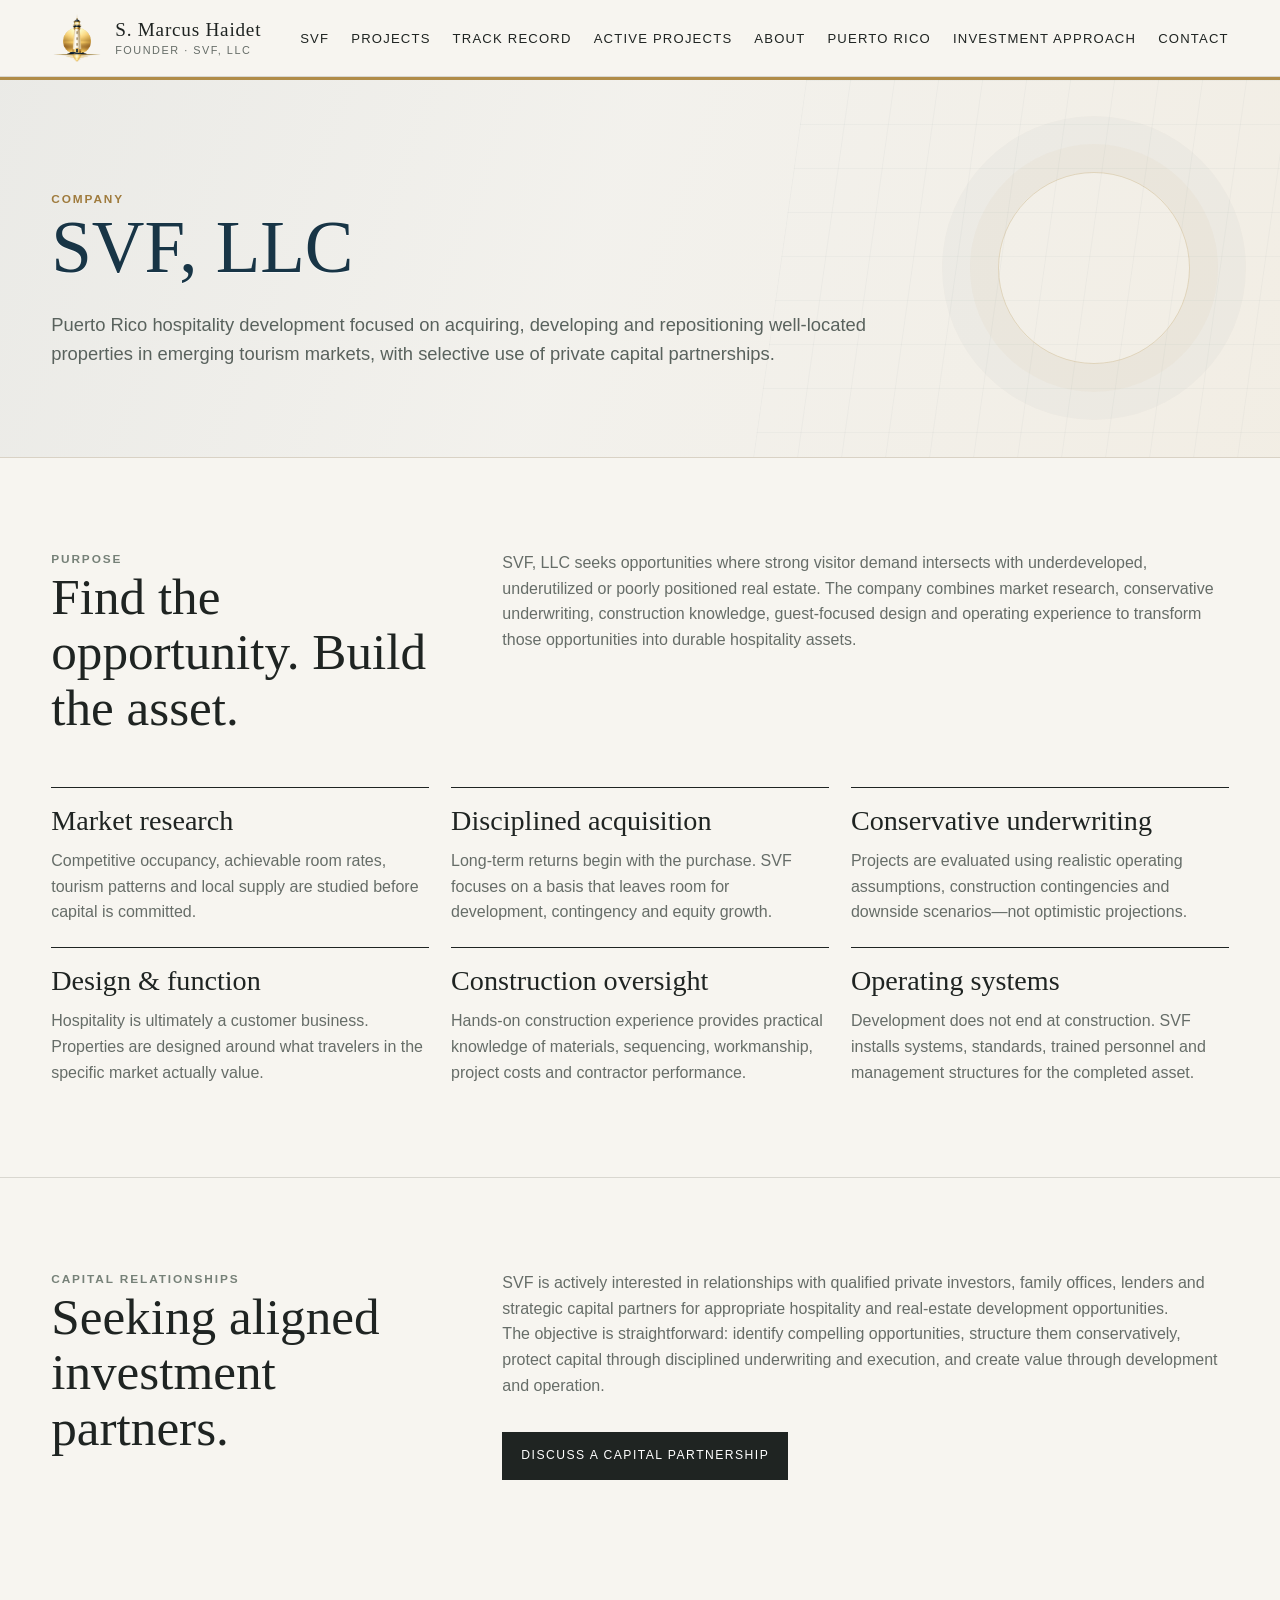
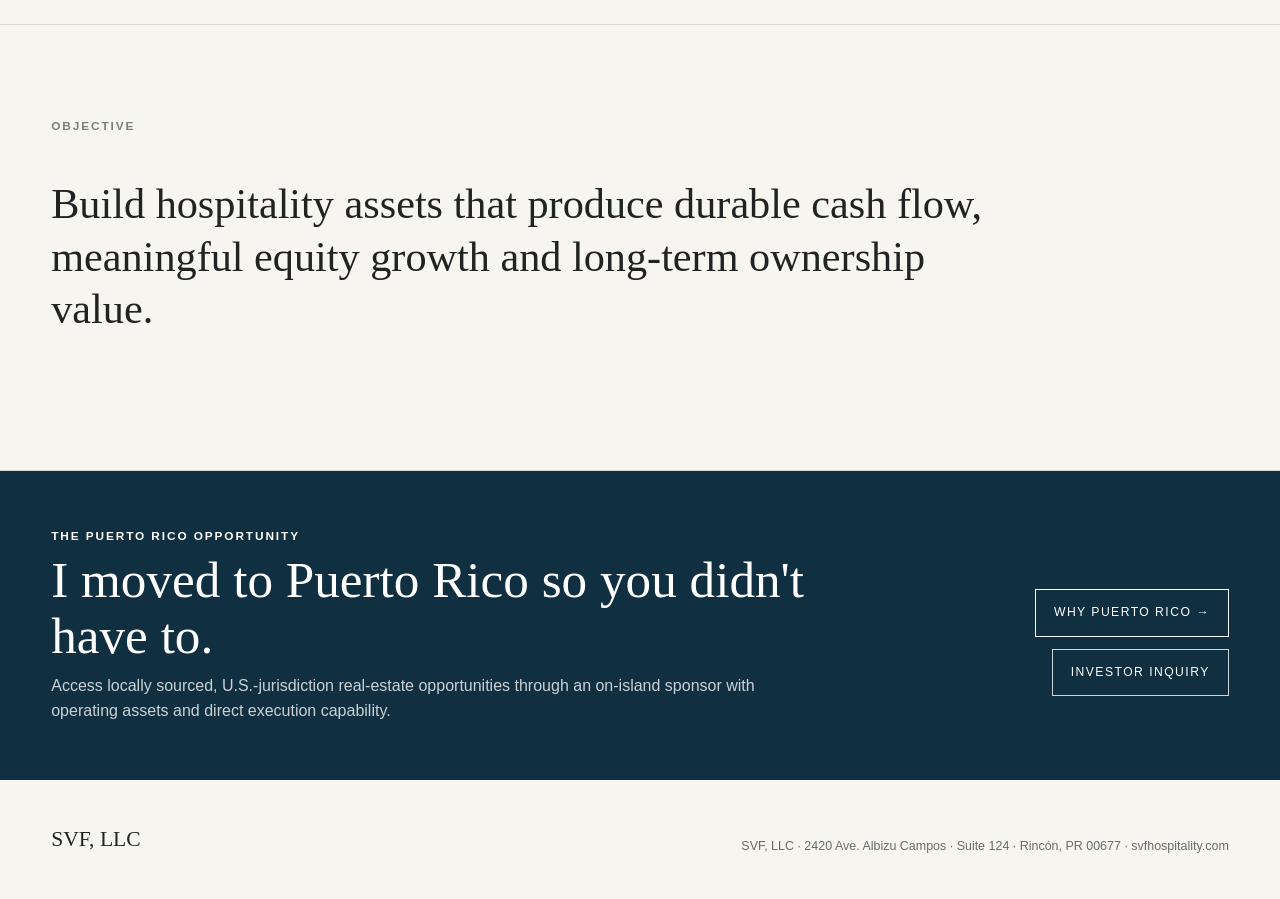
<file: svf.html>
<!doctype html>
<html lang="en"><head>
<meta charset="utf-8"><meta name="viewport" content="width=device-width,initial-scale=1">
<title>SVF, LLC | Puerto Rico Hospitality Development</title>
<meta name="description" content="SVF, LLC is a Puerto Rico hospitality development company focused on acquiring, developing and repositioning hospitality properties.">
<link rel="stylesheet" href="styles.css"></head>
<body>
<header class="site-header"><div class="container nav"><a class="brand brand-lockup" href="index.html"><img class="brand-emblem" src="images/Golden Lighthouse Reflection Emblem.png" alt="SVF lighthouse emblem"><span class="brand-text">S. Marcus Haidet<small>Founder · SVF, LLC</small></span></a><button class="menu-button" aria-expanded="false">Menu</button><nav class="nav-links"><a href="svf.html">SVF</a><a href="projects.html">Projects</a><a href="trackrecord.html">Track Record</a><a href="active.html">Active Projects</a><a href="about.html">About</a><a href="puerto-rico.html">Puerto Rico</a><a href="investment.html">Investment Approach</a><a href="contact.html">Contact</a></nav></div></header>
<main>
<section class="page-hero"><div class="container"><div class="eyebrow">Company</div><h1>SVF, LLC</h1><p>Puerto Rico hospitality development focused on acquiring, developing and repositioning well-located properties in emerging tourism markets, with selective use of private capital partnerships.</p></div></section>

<section class="section"><div class="container">
<div class="section-head"><div><div class="eyebrow">Purpose</div><h2>Find the opportunity. Build the asset.</h2></div><p>SVF, LLC seeks opportunities where strong visitor demand intersects with underdeveloped, underutilized or poorly positioned real estate. The company combines market research, conservative underwriting, construction knowledge, guest-focused design and operating experience to transform those opportunities into durable hospitality assets.</p></div>

<div class="grid-3">
<div class="card"><h3>Market research</h3><p>Competitive occupancy, achievable room rates, tourism patterns and local supply are studied before capital is committed.</p></div>
<div class="card"><h3>Disciplined acquisition</h3><p>Long-term returns begin with the purchase. SVF focuses on a basis that leaves room for development, contingency and equity growth.</p></div>
<div class="card"><h3>Conservative underwriting</h3><p>Projects are evaluated using realistic operating assumptions, construction contingencies and downside scenarios—not optimistic projections.</p></div>
<div class="card"><h3>Design & function</h3><p>Hospitality is ultimately a customer business. Properties are designed around what travelers in the specific market actually value.</p></div>
<div class="card"><h3>Construction oversight</h3><p>Hands-on construction experience provides practical knowledge of materials, sequencing, workmanship, project costs and contractor performance.</p></div>
<div class="card"><h3>Operating systems</h3><p>Development does not end at construction. SVF installs systems, standards, trained personnel and management structures for the completed asset.</p></div>
</div>
</div></section>

<section class="section"><div class="container">
<div class="section-head"><div><div class="eyebrow">Capital relationships</div><h2>Seeking aligned investment partners.</h2></div><div>
<p>SVF is actively interested in relationships with qualified private investors, family offices, lenders and strategic capital partners for appropriate hospitality and real-estate development opportunities.</p>
<p>The objective is straightforward: identify compelling opportunities, structure them conservatively, protect capital through disciplined underwriting and execution, and create value through development and operation.</p>
<div class="actions"><a class="button primary" href="contact.html">Discuss a Capital Partnership</a></div>
</div></div>
</div></section>

<section class="section"><div class="container"><div class="eyebrow">Objective</div><p class="quote">Build hospitality assets that produce durable cash flow, meaningful equity growth and long-term ownership value.</p></div></section>

<section class="pr-cta-band">
  <div class="container pr-cta-inner">
    <div><div class="eyebrow gold">The Puerto Rico Opportunity</div><h2>I moved to Puerto Rico so you didn't have to.</h2><p>Access locally sourced, U.S.-jurisdiction real-estate opportunities through an on-island sponsor with operating assets and direct execution capability.</p></div>
    <div class="actions"><a class="button gold-button" href="puerto-rico.html">Why Puerto Rico →</a><a class="button outline-light" href="contact.html">Investor Inquiry</a></div>
  </div>
</section>
</main>
<footer><div class="container footer-row"><div class="kicker">SVF, LLC</div><div class="footer-meta">SVF, LLC · 2420 Ave. Albizu Campos · Suite 124 · Rincón, PR 00677 · <a href="https://svfhospitality.com">svfhospitality.com</a></div></div></footer>
<script src="script.js"></script>
</body></html>
</file>
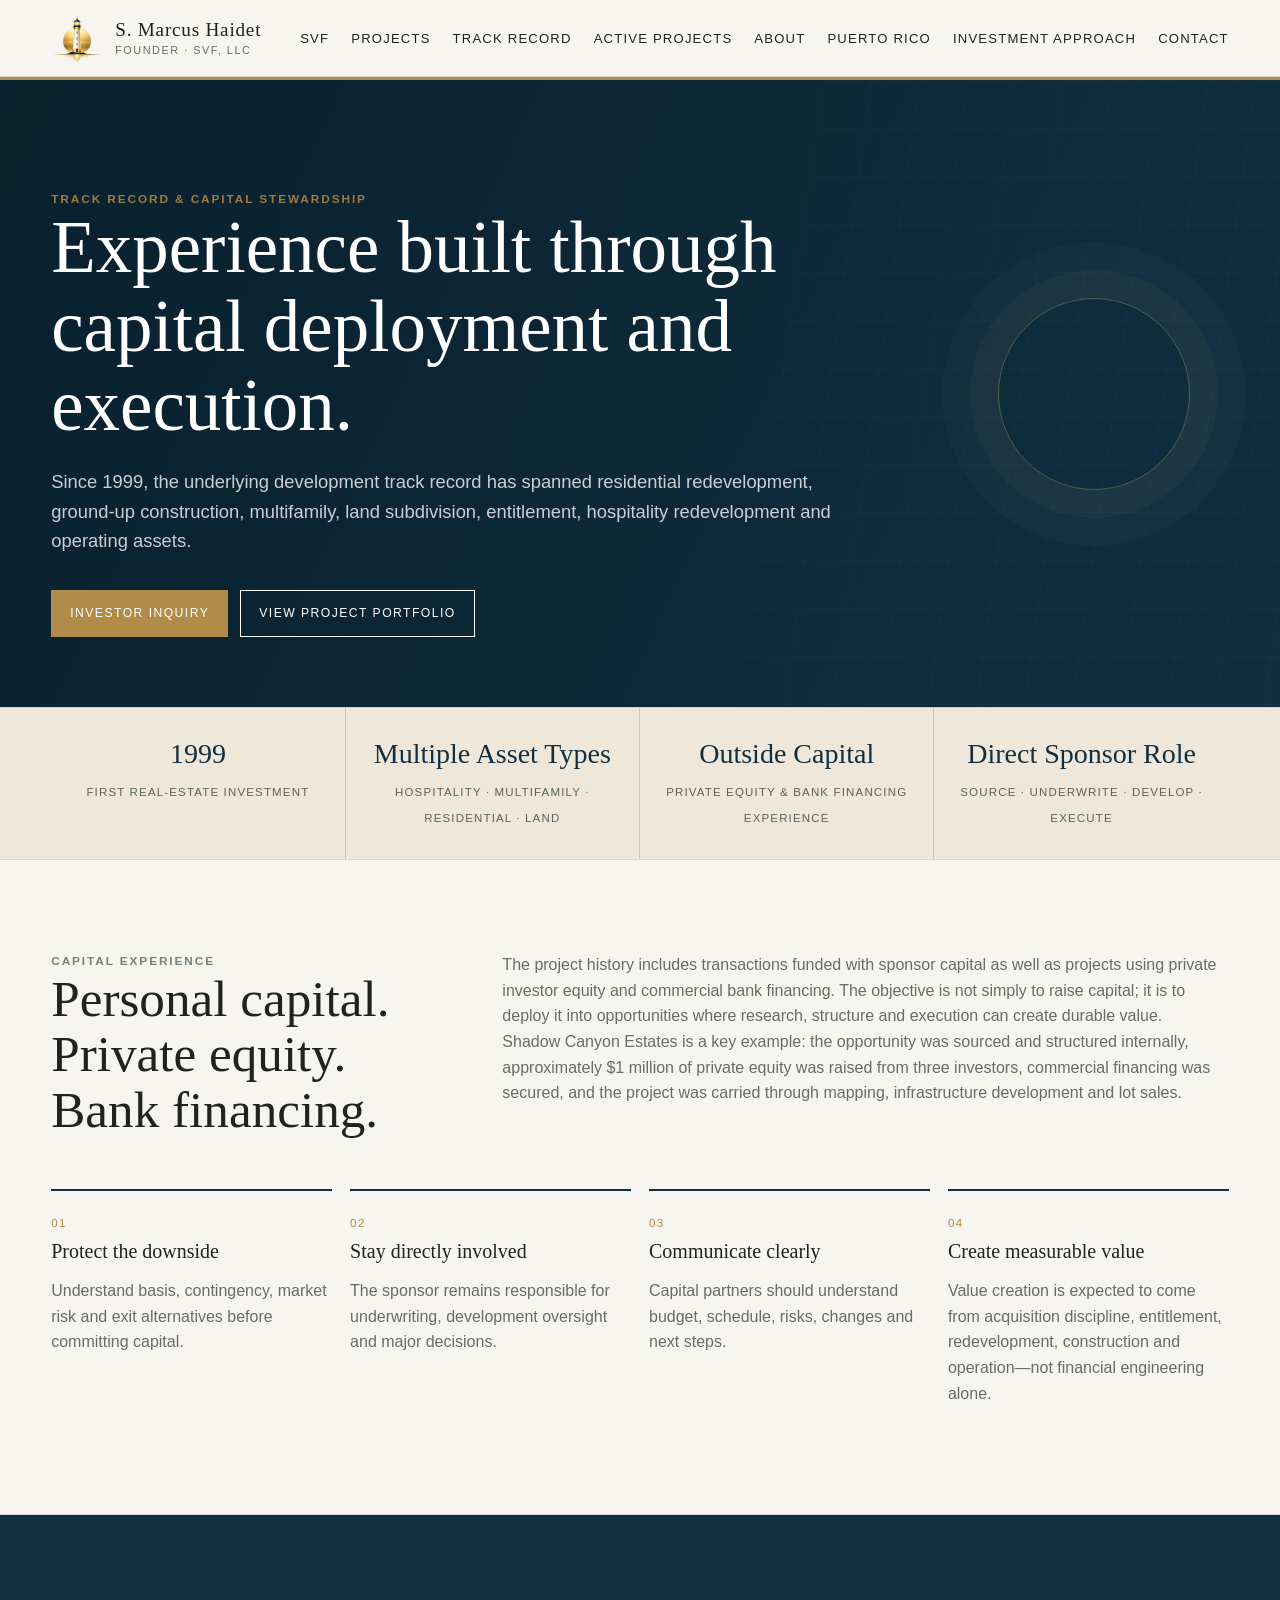
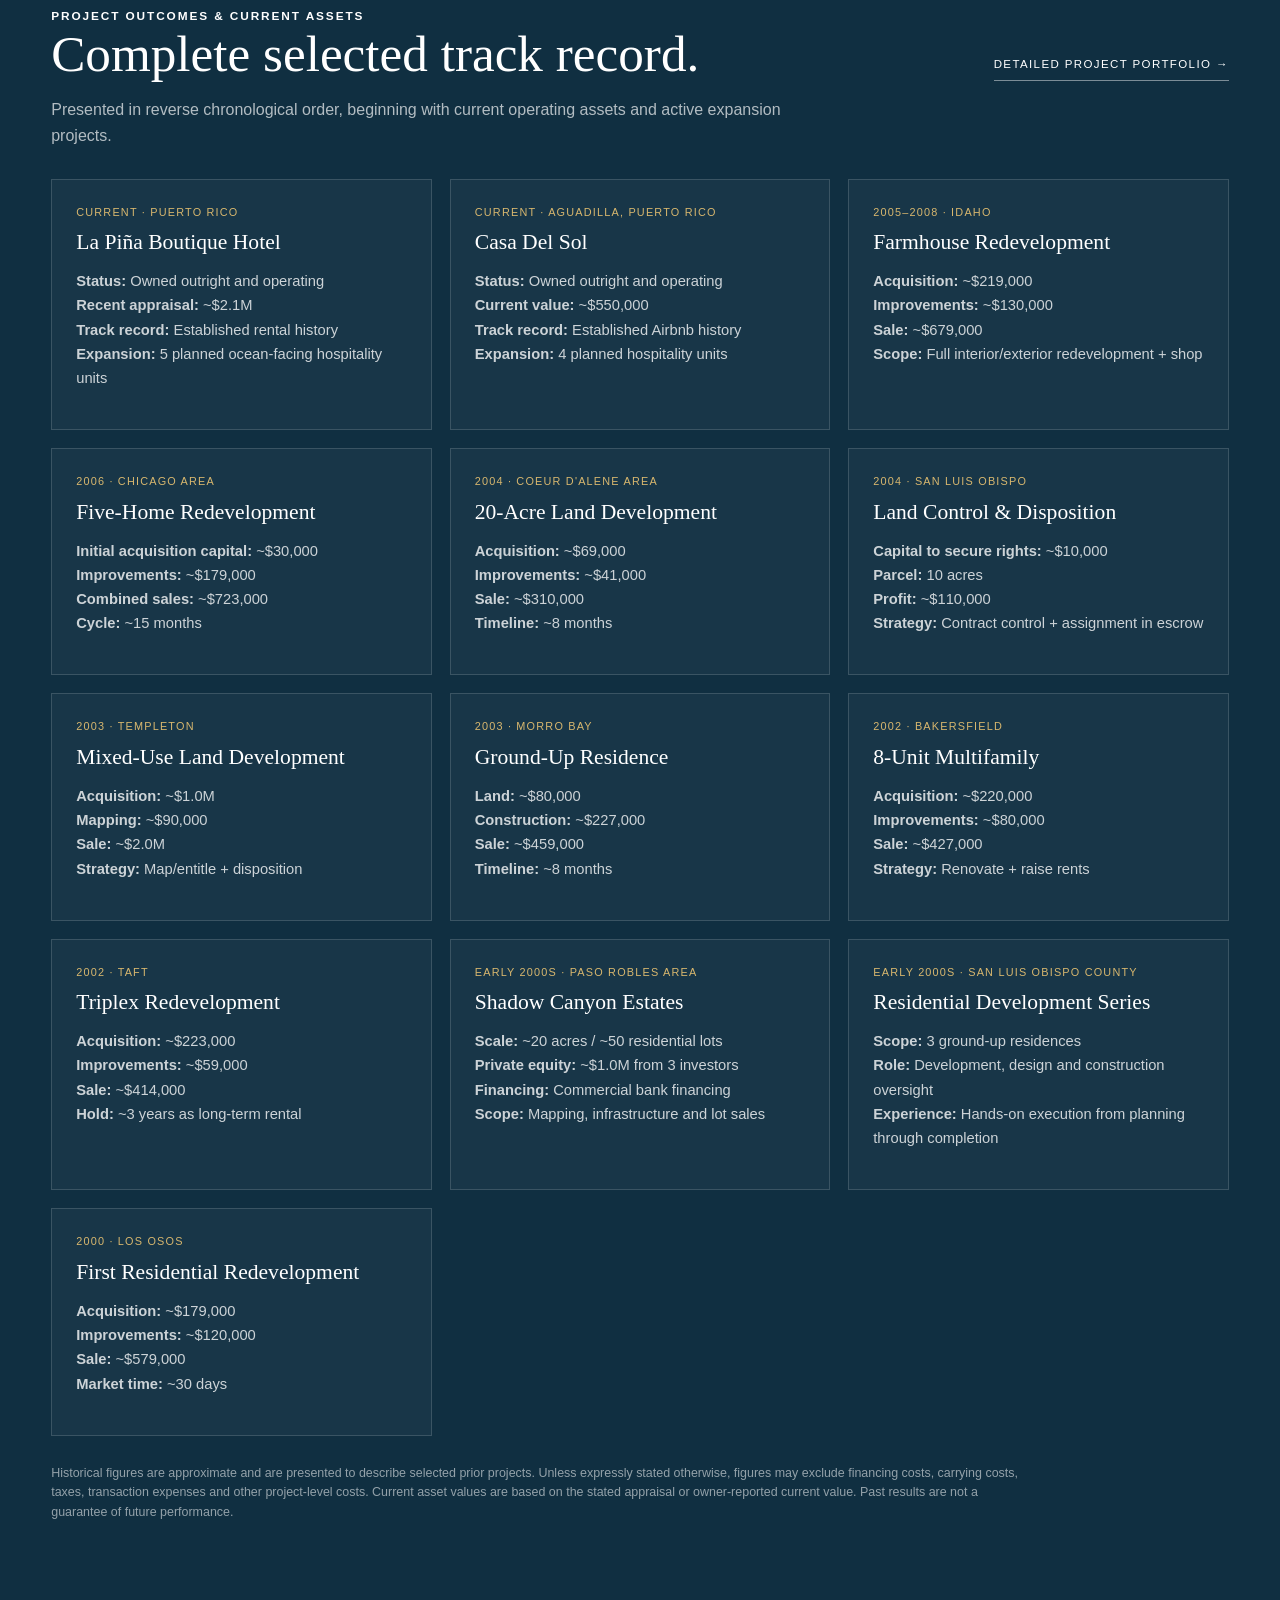
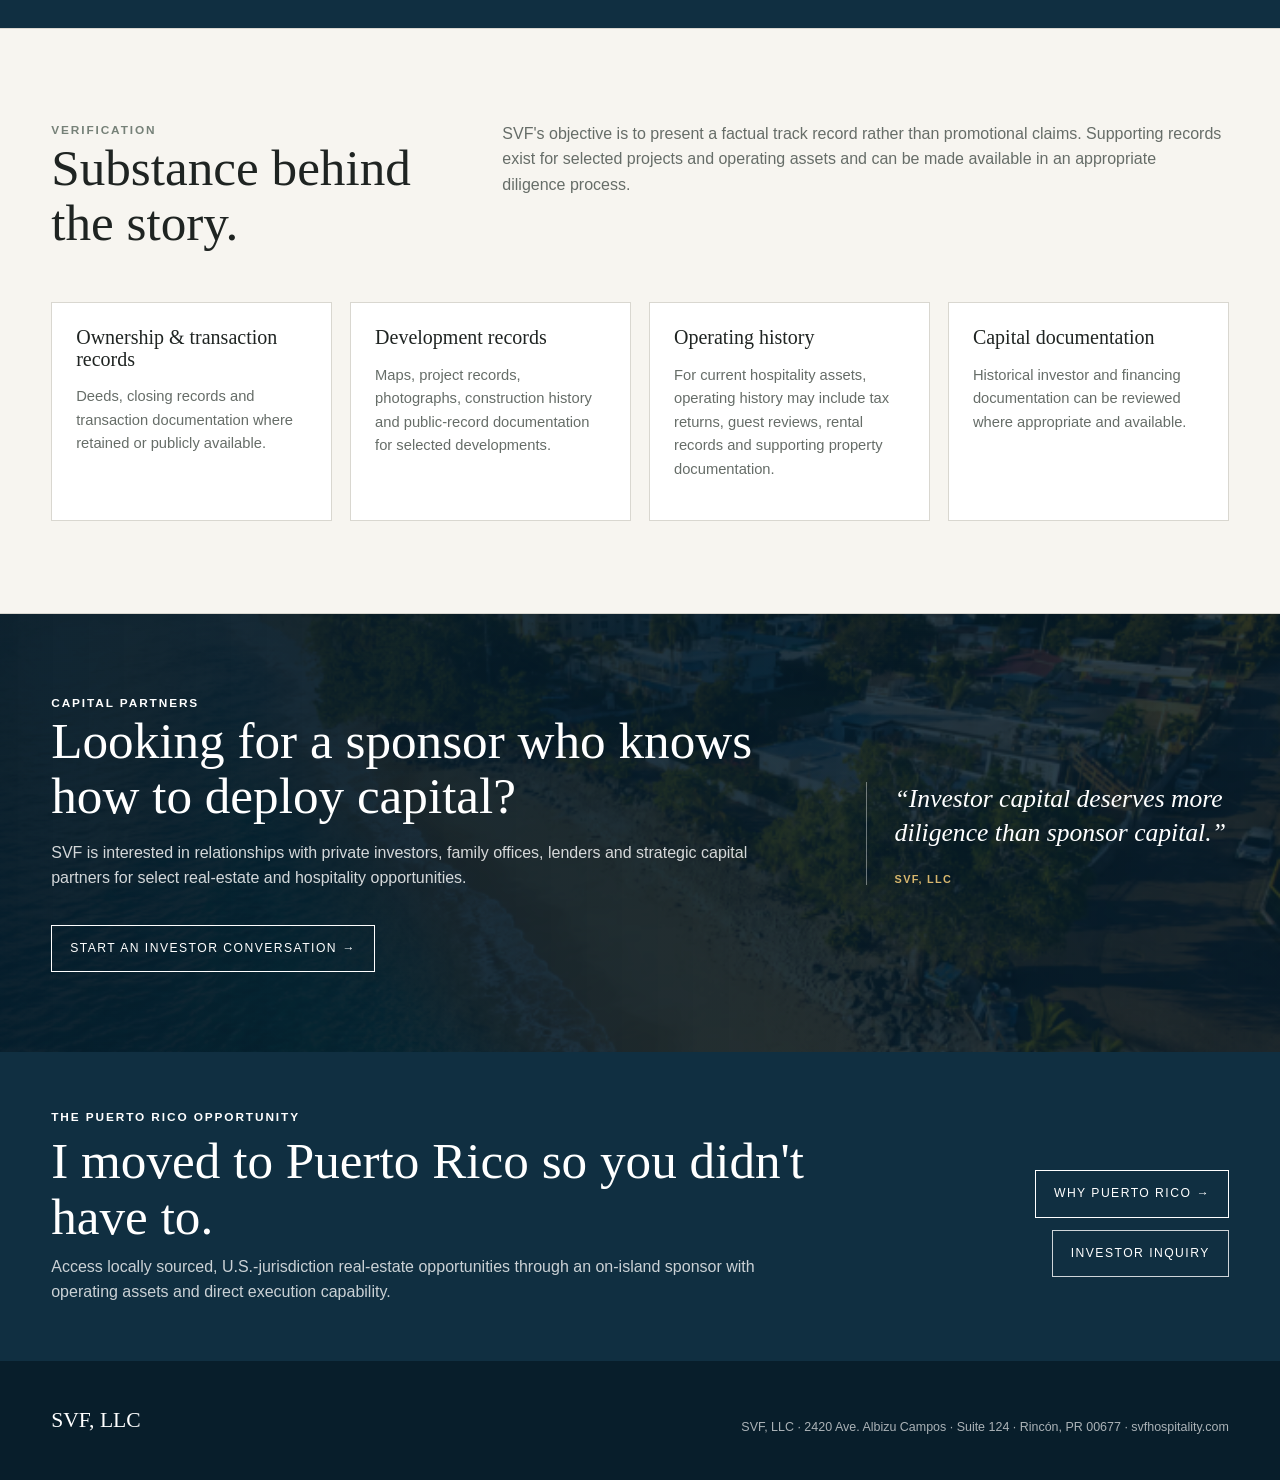
<file: trackrecord.html>
<!doctype html>
<html lang="en"><head>
<meta charset="utf-8"><meta name="viewport" content="width=device-width,initial-scale=1">
<title>Track Record & Capital Stewardship | SVF, LLC</title>
<meta name="description" content="Selected real-estate track record and capital stewardship experience of SVF, LLC, including private equity, bank financing, development, redevelopment and hospitality operations.">
<link rel="stylesheet" href="styles.css"></head>
<body class="institutional-page">
<header class="site-header"><div class="container nav"><a class="brand brand-lockup" href="index.html"><img class="brand-emblem" src="images/Golden Lighthouse Reflection Emblem.png" alt="SVF lighthouse emblem"><span class="brand-text">S. Marcus Haidet<small>Founder · SVF, LLC</small></span></a><button class="menu-button" aria-expanded="false">Menu</button><nav class="nav-links"><a href="svf.html">SVF</a><a href="projects.html">Projects</a><a href="trackrecord.html">Track Record</a><a href="active.html">Active Projects</a><a href="about.html">About</a><a href="puerto-rico.html">Puerto Rico</a><a href="investment.html">Investment Approach</a><a href="contact.html">Contact</a></nav></div></header>

<main>
<section class="page-hero institutional-hero"><div class="container">
<div class="eyebrow">Track Record & Capital Stewardship</div>
<h1>Experience built through capital deployment and execution.</h1>
<p>Since 1999, the underlying development track record has spanned residential redevelopment, ground-up construction, multifamily, land subdivision, entitlement, hospitality redevelopment and operating assets.</p>
<div class="actions"><a class="button primary" href="contact.html">Investor Inquiry</a><a class="button" href="projects.html">View Project Portfolio</a></div>
</div></section>

<section class="section trackrecord-summary"><div class="container">
<div class="summary-grid">
<div class="summary-card"><strong>1999</strong><span>First Real-Estate Investment</span></div>
<div class="summary-card"><strong>Multiple Asset Types</strong><span>Hospitality · Multifamily · Residential · Land</span></div>
<div class="summary-card"><strong>Outside Capital</strong><span>Private Equity & Bank Financing Experience</span></div>
<div class="summary-card"><strong>Direct Sponsor Role</strong><span>Source · Underwrite · Develop · Execute</span></div>
</div>
</div></section>

<section class="section"><div class="container">
<div class="section-head">
<div><div class="eyebrow">Capital experience</div><h2>Personal capital. Private equity. Bank financing.</h2></div>
<div><p>The project history includes transactions funded with sponsor capital as well as projects using private investor equity and commercial bank financing. The objective is not simply to raise capital; it is to deploy it into opportunities where research, structure and execution can create durable value.</p>
<p>Shadow Canyon Estates is a key example: the opportunity was sourced and structured internally, approximately $1 million of private equity was raised from three investors, commercial financing was secured, and the project was carried through mapping, infrastructure development and lot sales.</p></div>
</div>
<div class="capital-principles">
<div><span>01</span><h3>Protect the downside</h3><p>Understand basis, contingency, market risk and exit alternatives before committing capital.</p></div>
<div><span>02</span><h3>Stay directly involved</h3><p>The sponsor remains responsible for underwriting, development oversight and major decisions.</p></div>
<div><span>03</span><h3>Communicate clearly</h3><p>Capital partners should understand budget, schedule, risks, changes and next steps.</p></div>
<div><span>04</span><h3>Create measurable value</h3><p>Value creation is expected to come from acquisition discipline, entitlement, redevelopment, construction and operation—not financial engineering alone.</p></div>
</div>
</div></section>

<section class="section trackrecord-dark"><div class="container">
<div class="featured-head">
<div><div class="eyebrow gold">Project outcomes & current assets</div><h2>Complete selected track record.</h2></div>
<a class="text-link-light" href="projects.html">Detailed project portfolio →</a>
</div>
<p class="portfolio-intro">Presented in reverse chronological order, beginning with current operating assets and active expansion projects.</p>
<div class="outcome-grid">

<div class="outcome-card"><span>Current · Puerto Rico</span><h3>La Piña Boutique Hotel</h3><p><b>Status:</b> Owned outright and operating<br><b>Recent appraisal:</b> ~$2.1M<br><b>Track record:</b> Established rental history<br><b>Expansion:</b> 5 planned ocean-facing hospitality units</p></div>

<div class="outcome-card"><span>Current · Aguadilla, Puerto Rico</span><h3>Casa Del Sol</h3><p><b>Status:</b> Owned outright and operating<br><b>Current value:</b> ~$550,000<br><b>Track record:</b> Established Airbnb history<br><b>Expansion:</b> 4 planned hospitality units</p></div>

<div class="outcome-card"><span>2005–2008 · Idaho</span><h3>Farmhouse Redevelopment</h3><p><b>Acquisition:</b> ~$219,000<br><b>Improvements:</b> ~$130,000<br><b>Sale:</b> ~$679,000<br><b>Scope:</b> Full interior/exterior redevelopment + shop</p></div>

<div class="outcome-card"><span>2006 · Chicago Area</span><h3>Five-Home Redevelopment</h3><p><b>Initial acquisition capital:</b> ~$30,000<br><b>Improvements:</b> ~$179,000<br><b>Combined sales:</b> ~$723,000<br><b>Cycle:</b> ~15 months</p></div>

<div class="outcome-card"><span>2004 · Coeur d'Alene Area</span><h3>20-Acre Land Development</h3><p><b>Acquisition:</b> ~$69,000<br><b>Improvements:</b> ~$41,000<br><b>Sale:</b> ~$310,000<br><b>Timeline:</b> ~8 months</p></div>

<div class="outcome-card"><span>2004 · San Luis Obispo</span><h3>Land Control & Disposition</h3><p><b>Capital to secure rights:</b> ~$10,000<br><b>Parcel:</b> 10 acres<br><b>Profit:</b> ~$110,000<br><b>Strategy:</b> Contract control + assignment in escrow</p></div>

<div class="outcome-card"><span>2003 · Templeton</span><h3>Mixed-Use Land Development</h3><p><b>Acquisition:</b> ~$1.0M<br><b>Mapping:</b> ~$90,000<br><b>Sale:</b> ~$2.0M<br><b>Strategy:</b> Map/entitle + disposition</p></div>

<div class="outcome-card"><span>2003 · Morro Bay</span><h3>Ground-Up Residence</h3><p><b>Land:</b> ~$80,000<br><b>Construction:</b> ~$227,000<br><b>Sale:</b> ~$459,000<br><b>Timeline:</b> ~8 months</p></div>

<div class="outcome-card"><span>2002 · Bakersfield</span><h3>8-Unit Multifamily</h3><p><b>Acquisition:</b> ~$220,000<br><b>Improvements:</b> ~$80,000<br><b>Sale:</b> ~$427,000<br><b>Strategy:</b> Renovate + raise rents</p></div>

<div class="outcome-card"><span>2002 · Taft</span><h3>Triplex Redevelopment</h3><p><b>Acquisition:</b> ~$223,000<br><b>Improvements:</b> ~$59,000<br><b>Sale:</b> ~$414,000<br><b>Hold:</b> ~3 years as long-term rental</p></div>

<div class="outcome-card"><span>Early 2000s · Paso Robles Area</span><h3>Shadow Canyon Estates</h3><p><b>Scale:</b> ~20 acres / ~50 residential lots<br><b>Private equity:</b> ~$1.0M from 3 investors<br><b>Financing:</b> Commercial bank financing<br><b>Scope:</b> Mapping, infrastructure and lot sales</p></div>

<div class="outcome-card"><span>Early 2000s · San Luis Obispo County</span><h3>Residential Development Series</h3><p><b>Scope:</b> 3 ground-up residences<br><b>Role:</b> Development, design and construction oversight<br><b>Experience:</b> Hands-on execution from planning through completion</p></div>

<div class="outcome-card"><span>2000 · Los Osos</span><h3>First Residential Redevelopment</h3><p><b>Acquisition:</b> ~$179,000<br><b>Improvements:</b> ~$120,000<br><b>Sale:</b> ~$579,000<br><b>Market time:</b> ~30 days</p></div>

</div>
<p class="trackrecord-disclaimer">Historical figures are approximate and are presented to describe selected prior projects. Unless expressly stated otherwise, figures may exclude financing costs, carrying costs, taxes, transaction expenses and other project-level costs. Current asset values are based on the stated appraisal or owner-reported current value. Past results are not a guarantee of future performance.</p>
</div></section>

<section class="section"><div class="container">
<div class="section-head">
<div><div class="eyebrow">Verification</div><h2>Substance behind the story.</h2></div>
<div><p>SVF's objective is to present a factual track record rather than promotional claims. Supporting records exist for selected projects and operating assets and can be made available in an appropriate diligence process.</p></div>
</div>
<div class="verification-grid">
<div class="verification-card"><h3>Ownership & transaction records</h3><p>Deeds, closing records and transaction documentation where retained or publicly available.</p></div>
<div class="verification-card"><h3>Development records</h3><p>Maps, project records, photographs, construction history and public-record documentation for selected developments.</p></div>
<div class="verification-card"><h3>Operating history</h3><p>For current hospitality assets, operating history may include tax returns, guest reviews, rental records and supporting property documentation.</p></div>
<div class="verification-card"><h3>Capital documentation</h3><p>Historical investor and financing documentation can be reviewed where appropriate and available.</p></div>
</div>
</div></section>

<section class="investor-cta"><div class="container investor-cta-inner">
<div><div class="eyebrow gold">Capital partners</div><h2>Looking for a sponsor who knows how to deploy capital?</h2><p>SVF is interested in relationships with private investors, family offices, lenders and strategic capital partners for select real-estate and hospitality opportunities.</p><div class="actions"><a class="button gold-button" href="contact.html">Start an Investor Conversation →</a></div></div>
<div class="investor-quote">“Investor capital deserves more diligence than sponsor capital.”<small>SVF, LLC</small></div>
</div></section>

<section class="pr-cta-band">
  <div class="container pr-cta-inner">
    <div><div class="eyebrow gold">The Puerto Rico Opportunity</div><h2>I moved to Puerto Rico so you didn't have to.</h2><p>Access locally sourced, U.S.-jurisdiction real-estate opportunities through an on-island sponsor with operating assets and direct execution capability.</p></div>
    <div class="actions"><a class="button gold-button" href="puerto-rico.html">Why Puerto Rico →</a><a class="button outline-light" href="contact.html">Investor Inquiry</a></div>
  </div>
</section>
</main>

<footer class="dark-footer"><div class="container footer-row"><div class="kicker">SVF, LLC</div><div class="footer-meta">SVF, LLC · 2420 Ave. Albizu Campos · Suite 124 · Rincón, PR 00677 · <a href="https://svfhospitality.com">svfhospitality.com</a></div></div></footer>
<script src="script.js"></script>
</body></html>
</file>
<file: styles.css>
:root{
  --ink:#1f2422;
  --muted:#666d68;
  --paper:#f7f5f0;
  --white:#ffffff;
  --line:#d9d7d0;
  --stone:#e8e3d9;
  --sage:#768178;
  --deep:#26302b;
  --max:1180px;
}
*{box-sizing:border-box}
html{scroll-behavior:smooth}
body{
  margin:0;
  font-family:Arial,Helvetica,sans-serif;
  color:var(--ink);
  background:var(--paper);
  line-height:1.6;
}
a{color:inherit;text-decoration:none}
img{max-width:100%;display:block}
.container{width:min(92%,var(--max));margin:auto}
.site-header{
  position:sticky;top:0;z-index:100;
  background:rgba(247,245,240,.96);
  border-bottom:1px solid var(--line);
  backdrop-filter:blur(8px);
}
.nav{
  min-height:76px;display:flex;align-items:center;justify-content:space-between;gap:24px;
}
.brand{font-family:Georgia,serif;font-size:1.2rem;letter-spacing:.04em}
.brand small{display:block;font-family:Arial,sans-serif;font-size:.68rem;letter-spacing:.14em;text-transform:uppercase;color:var(--muted);margin-top:2px}
.nav-links{display:flex;gap:22px;align-items:center;font-size:.82rem;letter-spacing:.09em;text-transform:uppercase}
.nav-links a:hover{opacity:.6}
.menu-button{display:none;border:1px solid var(--line);background:transparent;padding:10px 12px;font-size:.8rem}
.hero{
  min-height:72vh;display:grid;grid-template-columns:1.05fr .95fr;align-items:stretch;
  border-bottom:1px solid var(--line);
}
.hero-copy{padding:96px max(4vw,32px) 88px calc((100vw - min(92vw,var(--max)))/2);display:flex;flex-direction:column;justify-content:center}
.eyebrow{font-size:.74rem;letter-spacing:.16em;text-transform:uppercase;color:var(--sage);font-weight:700}
h1,h2,h3{font-family:Georgia,serif;font-weight:400;line-height:1.08;margin:0}
h1{font-size:clamp(3rem,7vw,6.4rem);max-width:780px}
.hero h1{font-size:clamp(2.8rem,5.7vw,5.35rem);max-width:700px}
h2{font-size:clamp(2.2rem,4vw,4rem)}
h3{font-size:clamp(1.45rem,2.2vw,2rem)}
.lead{font-size:1.18rem;color:var(--muted);max-width:760px;margin:24px 0 0}
.hero-art{
  background:
    linear-gradient(180deg,rgba(38,48,43,.04),rgba(38,48,43,.12)),
    url("images/lapina-rooftop-sunset.png") center center/cover no-repeat,
    linear-gradient(135deg,#c8c2b7,#7f8a82);
  min-height:560px;
  position:relative;
}
.hero-art::after{
  content:"La Piña Boutique Hotel · Puerto Rico";
  position:absolute;right:24px;bottom:22px;color:#fff;font-size:.72rem;letter-spacing:.12em;text-transform:uppercase;opacity:.9;
  text-shadow:0 1px 5px rgba(0,0,0,.55)
}
.actions{display:flex;gap:12px;flex-wrap:wrap;margin-top:34px}
.button{display:inline-block;padding:13px 18px;border:1px solid var(--ink);font-size:.76rem;letter-spacing:.12em;text-transform:uppercase}
.button.primary{background:var(--ink);color:#fff}
.button:hover{transform:translateY(-1px)}
.section{padding:92px 0;border-bottom:1px solid var(--line)}
.section.tight{padding:66px 0}
.section-head{display:grid;grid-template-columns:.7fr 1.3fr;gap:60px;margin-bottom:52px}
.section-head p{margin:0;color:var(--muted);max-width:720px}
.grid-2{display:grid;grid-template-columns:1fr 1fr;gap:28px}
.grid-3{display:grid;grid-template-columns:repeat(3,1fr);gap:22px}
.card{border-top:1px solid var(--ink);padding-top:18px}
.card p{color:var(--muted);margin:12px 0 0}
.process{display:grid;grid-template-columns:repeat(6,1fr);gap:8px;margin-top:34px}
.step{border:1px solid var(--line);padding:26px 18px;background:rgba(255,255,255,.28)}
.step span{display:block;color:var(--sage);font-size:.7rem;letter-spacing:.14em;text-transform:uppercase;margin-bottom:8px}
.project-feature{display:grid;grid-template-columns:1.05fr .95fr;gap:46px;align-items:center}
.project-image,.image-placeholder{
  min-height:420px;
  background:
    linear-gradient(160deg,rgba(255,255,255,.03),rgba(0,0,0,.12)),
    linear-gradient(135deg,#d8d1c6,#788279);
  background-size:cover;
  background-position:center;
  display:flex;align-items:flex-end;padding:20px;color:#fff;font-size:.72rem;letter-spacing:.12em;text-transform:uppercase
}
.project-image{
  background:
    linear-gradient(160deg,rgba(255,255,255,.02),rgba(0,0,0,.10)),
    url("images/lapina-outdoor-tub.png") center center/cover no-repeat,
    linear-gradient(135deg,#d8d1c6,#788279);
}
.project-image{font-size:0}
.project-gallery{
  display:grid;
  grid-template-columns:1.4fr 1fr;
  grid-template-rows:260px 220px;
  gap:12px;
  margin:34px 0 0;
}
.gallery-photo{
  min-height:200px;
  background-color:#d8d1c6;
  background-size:cover;
  background-position:center;
}
.gallery-photo.aerial{grid-row:1 / span 2;background-image:url("images/lapina-rooftop-sunset.png")}
.gallery-photo.bedroom{background-image:url("images/lapina-bedroom.png")}
.gallery-photo.pool{background-image:url("images/lapina-pool.png")}
.stat-row{display:grid;grid-template-columns:repeat(3,1fr);gap:12px;margin-top:32px}
.stat{padding:22px 0;border-top:1px solid var(--line)}
.stat strong{font-family:Georgia,serif;font-size:1.7rem;font-weight:400;display:block}
.quote{font-family:Georgia,serif;font-size:clamp(1.8rem,3.3vw,3rem);line-height:1.25;max-width:980px}
.page-hero{padding:110px 0 70px;border-bottom:1px solid var(--line)}
.page-hero h1{font-size:clamp(2.8rem,5.7vw,5.3rem)}
.page-hero p{max-width:820px;color:var(--muted);font-size:1.15rem;margin-top:22px}
.timeline{display:grid;gap:0}
.timeline-item{display:grid;grid-template-columns:180px 1fr;gap:32px;padding:26px 0;border-top:1px solid var(--line)}
.timeline-item .year{font-size:.78rem;letter-spacing:.12em;text-transform:uppercase;color:var(--sage)}
.timeline-item p{margin:8px 0 0;color:var(--muted)}
.project-list{display:grid;gap:76px}
.project-block{display:grid;grid-template-columns:1fr 1fr;gap:46px;align-items:start}
.project-meta{font-size:.74rem;letter-spacing:.13em;text-transform:uppercase;color:var(--sage);margin-bottom:14px}
.bullets{padding-left:1.1rem;color:var(--muted)}
.bullets li{margin:.45rem 0}
.contact-box{display:grid;grid-template-columns:1fr 1fr;gap:44px;padding:46px;background:var(--white);border:1px solid var(--line)}
.contact-box p{color:var(--muted)}
.contact-list{display:grid;gap:14px}
.contact-item{padding:16px 0;border-top:1px solid var(--line)}
.notice{font-size:.83rem;color:var(--muted);padding-top:28px}
footer{padding:42px 0}
.footer-row{display:flex;justify-content:space-between;gap:30px;align-items:flex-end}
.footer-meta{font-size:.78rem;color:var(--muted)}
.kicker{font-family:Georgia,serif;font-size:1.35rem}
.shadow-gallery{
  display:grid;
  grid-template-columns:1.2fr 1fr;
  grid-template-rows:220px 220px;
  gap:12px;
  margin-top:34px;
}
.shadow-photo{
  background-color:#d8d1c6;
  background-size:cover;
  background-position:center;
}
.shadow-photo.map{grid-row:1 / span 2;background-image:url("images/shadow-canyon-map.jpg")}
.shadow-photo.home{background-image:url("images/shadow-canyon-home.jpg")}
.shadow-photo.poolhome{background-image:url("images/shadow-canyon-pool-home.jpg")}
.bakersfield-gallery{
  display:grid;
  grid-template-columns:1.15fr 1fr;
  grid-template-rows:235px 235px;
  gap:12px;
  margin-top:34px;
}
.bakersfield-photo{
  background-color:#d8d1c6;
  background-size:cover;
  background-position:center;
}
.bakersfield-photo.courtyard{grid-row:1 / span 2;background-image:url("images/bakersfield-courtyard.png")}
.bakersfield-photo.entry{background-image:url("images/bakersfield-entry.png")}
.bakersfield-photo.interior{background-image:url("images/bakersfield-interior-1.png")}
@media(max-width:900px){
  .hero{grid-template-columns:1fr}.hero-copy{padding:74px 4vw}.hero-art{min-height:380px}
  .section-head,.project-feature,.project-block,.contact-box{grid-template-columns:1fr;gap:28px}
  .grid-3{grid-template-columns:1fr}.grid-2{grid-template-columns:1fr}
  .process{grid-template-columns:repeat(2,1fr)}
  .timeline-item{grid-template-columns:1fr;gap:6px}
  .project-gallery,.shadow-gallery,.bakersfield-gallery{grid-template-columns:1fr 1fr;grid-template-rows:300px 200px}
  .gallery-photo.aerial,.shadow-photo.map,.bakersfield-photo.courtyard{grid-column:1/-1;grid-row:auto}
  .nav-links{display:none;position:absolute;top:76px;left:0;right:0;background:var(--paper);padding:18px 4vw;border-bottom:1px solid var(--line);flex-direction:column;align-items:flex-start}
  .nav-links.open{display:flex}.menu-button{display:block}
}
@media(max-width:560px){
  h1{font-size:2.7rem}.hero h1{font-size:2.55rem}.section{padding:70px 0}.process{grid-template-columns:1fr}.stat-row{grid-template-columns:1fr}
  .project-gallery,.shadow-gallery,.bakersfield-gallery{grid-template-columns:1fr;grid-template-rows:240px 200px 200px}
  .gallery-photo.aerial,.shadow-photo.map,.bakersfield-photo.courtyard{grid-column:auto}
  .footer-row{align-items:flex-start;flex-direction:column}
}
.slo-gallery{
  display:grid;
  grid-template-columns:1.2fr 1fr 1fr;
  grid-template-rows:220px 220px;
  gap:12px;
  margin:34px 0 0;
}
.slo-photo{
  background-color:#d8d1c6;
  background-size:cover;
  background-position:center;
}
.slo-photo.one{grid-row:1 / span 2;background-image:url("images/slo-residential-1.png")}
.slo-photo.two{background-image:url("images/slo-residential-2.png")}
.slo-photo.three{background-image:url("images/slo-residential-3.png")}
.slo-photo.four{background-image:url("images/slo-residential-4.png")}
.slo-photo.five{background-image:url("images/slo-residential-5.png")}
@media(max-width:900px){
  .slo-gallery{grid-template-columns:1fr 1fr;grid-template-rows:280px 220px 220px}
  .slo-photo.one{grid-column:1/-1;grid-row:auto}
}
@media(max-width:560px){
  .slo-gallery{grid-template-columns:1fr;grid-template-rows:repeat(5,220px)}
  .slo-photo.one{grid-column:auto}
}

.chicago-gallery{
  display:grid;
  grid-template-columns:1.25fr 1fr 1fr;
  grid-template-rows:360px;
  gap:12px;
  margin:34px 0 0;
}
.chicago-photo{
  background-color:#d8d1c6;
  background-size:cover;
  background-position:center;
}
.chicago-photo.one{background-image:url("images/chicago-residential-1.png")}
.chicago-photo.two{background-image:url("images/chicago-residential-2.png")}
.chicago-photo.three{background-image:url("images/chicago-residential-3.png")}
@media(max-width:900px){
  .chicago-gallery{grid-template-columns:1fr 1fr;grid-template-rows:280px 220px}
  .chicago-photo.one{grid-column:1/-1}
}
@media(max-width:560px){
  .chicago-gallery{grid-template-columns:1fr;grid-template-rows:repeat(3,220px)}
  .chicago-photo.one{grid-column:auto}
}

.cda-gallery{
  display:grid;
  grid-template-columns:1.25fr 1fr;
  grid-template-rows:230px 230px;
  gap:12px;
  margin-top:34px;
}
.cda-photo{
  background-color:#d8d1c6;
  background-size:cover;
  background-position:center;
}
.cda-photo.one{grid-row:1 / span 2;background-image:url("images/coeurdalene-land-1.png")}
.cda-photo.two{background-image:url("images/coeurdalene-land-2.png")}
.cda-photo.three{background-image:url("images/coeurdalene-land-3.png")}
.cda-photo.four{background-image:url("images/coeurdalene-land-4.png")}
@media(max-width:900px){
  .cda-gallery{grid-template-columns:1fr 1fr;grid-template-rows:280px 220px 220px}
  .cda-photo.one{grid-column:1/-1;grid-row:auto}
}
@media(max-width:560px){
  .cda-gallery{grid-template-columns:1fr;grid-template-rows:repeat(4,220px)}
  .cda-photo.one{grid-column:auto}
}

.farmhouse-gallery{
  display:grid;
  grid-template-columns:1.25fr 1fr 1fr;
  grid-template-rows:220px 220px;
  gap:12px;
  margin:34px 0 0;
}
.farmhouse-photo{
  background-color:#d8d1c6;
  background-size:cover;
  background-position:center;
}
.farmhouse-photo.one{grid-row:1 / span 2;background-image:url("images/idaho-farmhouse-1.png")}
.farmhouse-photo.two{background-image:url("images/idaho-farmhouse-2.png")}
.farmhouse-photo.three{background-image:url("images/idaho-farmhouse-3.png")}
.farmhouse-photo.four{background-image:url("images/idaho-farmhouse-4.png")}
.farmhouse-photo.five{background-image:url("images/idaho-farmhouse-5.png")}
.farmhouse-photo.six{background-image:url("images/idaho-farmhouse-6.png")}
@media(max-width:900px){
  .farmhouse-gallery{grid-template-columns:1fr 1fr;grid-template-rows:280px 220px 220px 220px}
  .farmhouse-photo.one{grid-column:1/-1;grid-row:auto}
}
@media(max-width:560px){
  .farmhouse-gallery{grid-template-columns:1fr;grid-template-rows:repeat(6,220px)}
  .farmhouse-photo.one{grid-column:auto}
}

.taft-gallery{
  margin:34px 0 0;
}
.taft-photo{
  min-height:430px;
  background-color:#d8d1c6;
  background-image:url("images/taft-triplex.png");
  background-size:cover;
  background-position:center;
}
@media(max-width:560px){
  .taft-photo{min-height:260px}
}

.morro-gallery{
  display:grid;
  grid-template-columns:1.2fr 1fr 1fr;
  grid-template-rows:220px 220px;
  gap:12px;
  margin:34px 0 0;
}
.morro-photo{
  background-color:#d8d1c6;
  background-size:cover;
  background-position:center;
}
.morro-photo.one{grid-row:1 / span 2;background-image:url("images/morro-bay-1.png")}
.morro-photo.two{background-image:url("images/morro-bay-2.png")}
.morro-photo.three{background-image:url("images/morro-bay-3.png")}
.morro-photo.four{background-image:url("images/morro-bay-4.png")}
.morro-photo.five{background-image:url("images/morro-bay-5.png")}
@media(max-width:900px){
  .morro-gallery{grid-template-columns:1fr 1fr;grid-template-rows:280px 220px 220px}
  .morro-photo.one{grid-column:1/-1;grid-row:auto}
}
@media(max-width:560px){
  .morro-gallery{grid-template-columns:1fr;grid-template-rows:repeat(5,220px)}
  .morro-photo.one{grid-column:auto}
}

.slo-land-gallery{
  margin:34px 0 0;
}
.slo-land-photo{
  min-height:360px;
  background:url("images/slo-land-control-2004.png") center center/cover no-repeat;
  background-color:#d8d1c6;
}
@media(max-width:560px){
  .slo-land-photo{min-height:240px}
}

.templeton-gallery{margin:34px 0 0}
.templeton-photo{
  min-height:520px;
  background-color:#f7f5f0;
  background-image:url("images/templeton-mixed-use-2003.png");
  background-size:contain;
  background-repeat:no-repeat;
  background-position:center;
}
@media(max-width:560px){
  .templeton-photo{min-height:360px}
}

.lapina-active-gallery{
  display:grid;
  grid-template-columns:1.25fr 1fr 1fr;
  grid-template-rows:220px 220px 220px;
  gap:12px;
  margin-top:34px;
  margin-bottom:92px;
  clear:both;
  position:relative;
  z-index:1;
}
.lapina-active-photo{
  background-color:#d8d1c6;
  background-size:cover;
  background-position:center;
}
.lapina-active-photo.one{grid-row:1 / span 2;background-image:url("images/lapina-expansion-1.png")}
.lapina-active-photo.two{background-image:url("images/lapina-expansion-2.png")}
.lapina-active-photo.three{background-image:url("images/lapina-expansion-3.png")}
.lapina-active-photo.four{background-image:url("images/lapina-expansion-4.png")}
.lapina-active-photo.five{background-image:url("images/lapina-expansion-5.png")}
.lapina-active-photo.six{grid-column:2 / span 2;background-image:url("images/lapina-expansion-6.png")}
.lapina-active-photo.seven{grid-column:1 / span 1;background-image:url("images/lapina-expansion-7.png")}
@media(max-width:900px){
  .lapina-active-gallery{grid-template-columns:1fr 1fr;grid-template-rows:280px repeat(3,220px);margin-top:28px}
  .lapina-active-photo.one{grid-column:1/-1;grid-row:auto}
  .lapina-active-photo.six{grid-column:auto}
  .lapina-active-photo.seven{grid-column:auto}
}
@media(max-width:560px){
  .lapina-active-gallery{grid-template-columns:1fr;grid-template-rows:repeat(7,220px)}
  .lapina-active-photo.one,.lapina-active-photo.six,.lapina-active-photo.seven{grid-column:auto}
}

.aguadilla-active{
  background-image:
    linear-gradient(160deg,rgba(255,255,255,.02),rgba(0,0,0,.08)),
    url("images/aguadilla-property.png");
  background-size:contain;
  background-repeat:no-repeat;
  background-position:center;
  background-color:#d8d1c6;
}

.lapina-expansion-gallery{
  display:grid;
  grid-template-columns:1.2fr 1fr 1fr;
  grid-template-rows:220px 220px 220px;
  gap:12px;
  margin:34px 0 0;
}
.lapina-expansion-photo{
  background-color:#d8d1c6;
  background-size:cover;
  background-position:center;
}
.lapina-expansion-photo.one{grid-row:1 / span 2;background-image:url("images/lapina-expansion-1.png")}
.lapina-expansion-photo.two{background-image:url("images/lapina-expansion-2.png")}
.lapina-expansion-photo.three{background-image:url("images/lapina-expansion-3.png")}
.lapina-expansion-photo.four{background-image:url("images/lapina-expansion-4.png")}
.lapina-expansion-photo.five{background-image:url("images/lapina-expansion-5.png")}
.lapina-expansion-photo.six{grid-column:2 / span 2;background-image:url("images/lapina-expansion-6.png")}
.lapina-expansion-photo.seven{grid-column:1 / -1;background-image:url("images/lapina-expansion-7.png")}
@media(max-width:900px){
  .lapina-expansion-gallery{grid-template-columns:1fr 1fr;grid-template-rows:280px 220px 220px 220px}
  .lapina-expansion-photo.one{grid-column:1/-1;grid-row:auto}
  .lapina-expansion-photo.six,.lapina-expansion-photo.seven{grid-column:auto}
}
@media(max-width:560px){
  .lapina-expansion-gallery{grid-template-columns:1fr;grid-template-rows:repeat(7,220px)}
  .lapina-expansion-photo.one,.lapina-expansion-photo.six,.lapina-expansion-photo.seven{grid-column:auto}
}

/* INVESTMENT HOMEPAGE V2 */
.home-investment{
  --navy:#0d2a3b;
  --navy-2:#133447;
  --navy-3:#0a2230;
  --gold:#ae8b4a;
  --cream:#f5f0e6;
  --cream-2:#ece4d4;
  background:var(--cream);
}
.home-investment .investment-header{background:rgba(246,242,234,.98)}
.home-investment .brand{color:var(--navy)}
.home-investment .nav-links{gap:18px}
.home-investment .nav-links a{color:var(--navy)}
.nav-investor{
  background:var(--gold);
  color:#fff!important;
  padding:12px 16px;
  letter-spacing:.12em;
}
.invest-hero{
  min-height:680px;
  position:relative;
  background:url("images/lapina-rooftop-sunset.png") center 42%/cover no-repeat;
  display:flex;
  align-items:center;
}
.invest-hero-overlay{
  position:absolute;inset:0;
  background:linear-gradient(90deg,rgba(7,27,40,.96) 0%,rgba(7,27,40,.90) 36%,rgba(7,27,40,.30) 68%,rgba(7,27,40,.08) 100%);
}
.invest-hero-content{position:relative;z-index:1;width:min(92%,1180px);display:flex;justify-content:space-between;align-items:flex-end}
.hero-copy-panel{max-width:650px;color:#fff;padding:94px 0}
.hero-copy-panel h1{font-size:clamp(3.1rem,5.8vw,5.8rem);max-width:720px}
.hero-sub{font-family:Georgia,serif;font-size:1.25rem;margin:22px 0 8px}
.hero-body{max-width:620px;color:rgba(255,255,255,.88);font-size:1.05rem}
.gold{color:var(--gold)!important}
.gold-button{background:var(--gold)!important;color:#fff!important;border-color:var(--gold)!important}
.outline-light{color:#fff;border-color:rgba(255,255,255,.8)}
.hero-location{color:#fff;text-transform:uppercase;letter-spacing:.12em;font-size:.72rem;text-align:right;padding-bottom:32px;text-shadow:0 2px 8px rgba(0,0,0,.45)}
.hero-location span{opacity:.75}
.credibility-strip{background:var(--cream);border-bottom:1px solid #d7cdbd}
.credibility-grid{display:grid;grid-template-columns:repeat(4,1fr)}
.credibility-item{padding:28px 26px;text-align:center;border-right:1px solid #d7cdbd;min-height:142px}
.credibility-item:last-child{border-right:0}
.credibility-item strong{display:block;font:400 2.4rem/1 Georgia,serif;color:var(--navy);margin-bottom:10px}
.credibility-item span{display:block;text-transform:uppercase;letter-spacing:.11em;font-size:.72rem;font-weight:700;color:var(--navy)}
.credibility-item small{display:block;margin-top:8px;color:#5f655f;line-height:1.35}
.credibility-icon{font-size:1.9rem;color:var(--gold);margin-bottom:8px}
.featured-dark{background:var(--navy);color:#fff;position:relative;overflow:hidden}
.featured-dark:before{content:"";position:absolute;inset:0;opacity:.08;background-image:linear-gradient(45deg,transparent 48%,rgba(255,255,255,.5) 49%,rgba(255,255,255,.5) 51%,transparent 52%);background-size:46px 46px}
.featured-dark .container{position:relative;z-index:1}
.featured-head{display:flex;justify-content:space-between;align-items:end;gap:30px;margin-bottom:34px}
.featured-head h2{color:#fff}
.text-link-light{color:#fff;text-transform:uppercase;letter-spacing:.12em;font-size:.72rem;border-bottom:1px solid rgba(255,255,255,.45);padding-bottom:7px}
.project-card-grid{display:grid;grid-template-columns:repeat(4,1fr);gap:22px 18px}
.investment-project-card{display:block;color:#fff}
.project-thumb{height:180px;background-size:cover;background-position:center;margin-bottom:16px;border:1px solid rgba(255,255,255,.12)}
.p-lapina{background-image:url("images/lapina-expansion-4.png"),url("images/lapina-rooftop-sunset.png")}
.p-aguadilla{background-image:url("images/aguadilla-property.png")}
.p-shadow{background-image:url("images/shadow-canyon-home.jpg")}
.p-morro{background-image:url("images/morro-bay-1.png")}
.p-bakersfield{background-image:url("images/bakersfield-courtyard.png")}
.investment-project-card h3{font-size:1.2rem;margin-bottom:8px}
.investment-project-card p{font-size:.9rem;color:rgba(255,255,255,.73);line-height:1.45;min-height:78px}
.investment-project-card span{font-size:.66rem;text-transform:uppercase;letter-spacing:.12em;color:#d8b76e}
.opportunity-section{background:#f8f4eb}
.opportunity-layout{display:grid;grid-template-columns:.88fr 1.12fr;gap:44px;align-items:center}
.opportunity-copy h2{color:var(--navy)}
.opportunity-copy p{color:#5e645f}
.opportunity-cards{display:grid;grid-template-columns:1fr 1fr;gap:14px}
.op-card{min-height:320px;position:relative;background-size:cover;background-position:center;display:flex;align-items:end;overflow:hidden}
.op-card:before{content:"";position:absolute;inset:0;background:linear-gradient(180deg,transparent 42%,rgba(7,27,40,.9))}
.op-card div{position:relative;z-index:1;padding:20px;color:#fff}
.op-card strong{display:block;font:400 1.25rem Georgia,serif;margin-bottom:4px}
.op-card span{font-size:.8rem;opacity:.85}
.op-lapina{background-image:url("images/lapina-expansion-6.png"),url("images/lapina-rooftop-sunset.png")}
.op-aguadilla{background-image:url("images/aguadilla-property.png")}
.investment-approach{background:#efe7d9}
.center-head{text-align:center;margin-bottom:42px}
.center-head h2{color:var(--navy)}
.approach-grid{display:grid;grid-template-columns:repeat(4,1fr)}
.approach-item{text-align:center;padding:12px 26px;border-right:1px solid #cfc3b2}
.approach-item:last-child{border-right:0}
.approach-icon{font-size:2rem;color:var(--gold);margin-bottom:12px}
.approach-item h3{font-size:1.2rem;color:var(--navy)}
.approach-item p{font-size:.92rem;color:#62655f}
.investor-cta{
  position:relative;color:#fff;padding:80px 0;
  background:
    linear-gradient(90deg,rgba(5,27,41,.96),rgba(5,27,41,.82)),
    url("images/lapina-expansion-6.png") center 44%/cover no-repeat;
}
.investor-cta-inner{display:grid;grid-template-columns:1.35fr .65fr;gap:60px;align-items:center}
.investor-cta h2{color:#fff;max-width:760px}
.investor-cta p{color:rgba(255,255,255,.82);max-width:700px}
.investor-quote{font:italic 1.6rem/1.35 Georgia,serif;border-left:1px solid rgba(255,255,255,.4);padding-left:28px}
.investor-quote small{display:block;font:700 .68rem Arial,sans-serif;text-transform:uppercase;letter-spacing:.12em;margin-top:22px;color:#d8b76e}
.dark-footer{background:#081e2b;color:#fff}
.dark-footer .footer-meta{color:rgba(255,255,255,.66)}
@media(max-width:1000px){
  .project-card-grid{grid-template-columns:repeat(2,1fr)}
  .opportunity-layout,.investor-cta-inner{grid-template-columns:1fr}
  .credibility-grid{grid-template-columns:repeat(2,1fr)}
  .credibility-item:nth-child(2){border-right:0}
  .credibility-item:nth-child(-n+2){border-bottom:1px solid #d7cdbd}
  .approach-grid{grid-template-columns:repeat(2,1fr)}
  .approach-item:nth-child(2){border-right:0}
}
@media(max-width:700px){
  .invest-hero{min-height:640px;background-position:62% center}
  .invest-hero-overlay{background:rgba(7,27,40,.84)}
  .invest-hero-content{display:block}
  .hero-copy-panel{padding:74px 0 50px}
  .hero-location{display:none}
  .credibility-grid,.project-card-grid,.opportunity-cards,.approach-grid{grid-template-columns:1fr}
  .credibility-item,.credibility-item:nth-child(2),.approach-item{border-right:0;border-bottom:1px solid #d7cdbd}
  .featured-head{align-items:flex-start;flex-direction:column}
  .investment-project-card p{min-height:0}
  .op-card{min-height:260px}
}

/* TRACK RECORD */
.trackrecord-band{background:#102f41;color:#fff}
.trackrecord-band-inner{display:grid;grid-template-columns:1.25fr .75fr;gap:54px;align-items:center}
.trackrecord-band h2{color:#fff}
.trackrecord-band p{color:rgba(255,255,255,.78);max-width:760px}
.trackrecord-band-actions{display:flex;gap:12px;justify-content:flex-end;flex-wrap:wrap}
.institutional-hero{background:#102f41;color:#fff}
.institutional-hero h1{color:#fff;max-width:900px}
.institutional-hero p{color:rgba(255,255,255,.8)}
.institutional-hero .eyebrow{color:#c4a35c}
.institutional-hero .button{border-color:#fff;color:#fff}
.institutional-hero .button.primary{background:#b08c48;border-color:#b08c48}
.trackrecord-summary{padding:0;background:#efe7d9}
.summary-grid{display:grid;grid-template-columns:repeat(4,1fr)}
.summary-card{padding:30px 24px;border-right:1px solid #d0c2ad;text-align:center}
.summary-card:last-child{border-right:0}
.summary-card strong{display:block;font:400 1.75rem Georgia,serif;color:#102f41;margin-bottom:8px}
.summary-card span{font-size:.72rem;letter-spacing:.1em;text-transform:uppercase;color:#5d625f}
.capital-principles{display:grid;grid-template-columns:repeat(4,1fr);gap:18px;margin-top:42px}
.capital-principles>div{border-top:2px solid #102f41;padding-top:18px}
.capital-principles span{font-size:.72rem;color:#b08c48;letter-spacing:.12em}
.capital-principles h3{font-size:1.25rem;margin-top:6px}
.capital-principles p{color:#666d68}
.trackrecord-dark{background:#102f41;color:#fff}
.trackrecord-dark h2,.trackrecord-dark h3{color:#fff}
.outcome-grid{display:grid;grid-template-columns:repeat(3,1fr);gap:18px}
.outcome-card{border:1px solid rgba(255,255,255,.15);padding:24px;background:rgba(255,255,255,.035)}
.outcome-card span{display:block;color:#d8b76e;text-transform:uppercase;letter-spacing:.11em;font-size:.68rem;margin-bottom:10px}
.outcome-card h3{font-size:1.35rem;margin-bottom:14px}
.outcome-card p{color:rgba(255,255,255,.78);font-size:.92rem;line-height:1.65}
.trackrecord-disclaimer{color:rgba(255,255,255,.55);font-size:.78rem;margin-top:28px;max-width:980px}
.verification-grid{display:grid;grid-template-columns:repeat(4,1fr);gap:18px}
.verification-card{border:1px solid var(--line);padding:24px;background:#fff}
.verification-card h3{font-size:1.25rem}
.verification-card p{color:var(--muted);font-size:.92rem}
.faq-item{padding:0 0 22px;margin-bottom:22px;border-bottom:1px solid var(--line)}
.faq-item:last-child{border-bottom:0}
.faq-item h3{font-size:1.2rem;margin-bottom:8px}
.faq-item p{margin:0;color:var(--muted)}
@media(max-width:900px){
  .trackrecord-band-inner,.summary-grid,.capital-principles,.outcome-grid,.verification-grid{grid-template-columns:1fr 1fr}
  .trackrecord-band-actions{justify-content:flex-start}
  .summary-card:nth-child(2){border-right:0}
}
@media(max-width:600px){
  .trackrecord-band-inner,.summary-grid,.capital-principles,.outcome-grid,.verification-grid{grid-template-columns:1fr}
  .summary-card{border-right:0;border-bottom:1px solid #d0c2ad}
}

.portfolio-intro{color:rgba(255,255,255,.68);max-width:760px;margin:-18px 0 30px}
.all-projects .investment-project-card{padding-bottom:8px}
.all-projects .investment-project-card p{min-height:88px}
.p-farmhouse{background-image:url("images/idaho-farmhouse-1.png")}
.p-chicago{background-image:url("images/chicago-residential-1.png")}
.p-cda{background-image:url("images/coeurdalene-land-1.png")}
.p-slo-land{background-image:url("images/slo-land-control-2004.png")}
.p-templeton{background-image:url("images/templeton-mixed-use-2003.png");background-size:contain!important;background-repeat:no-repeat;background-color:#d7d2c7}
.p-taft{background-image:url("images/taft-triplex.png")}
.p-slo-homes{background-image:url("images/slo-residential-1.png")}
.p-losos{background:linear-gradient(145deg,#18384a,#0b2534);display:flex;align-items:center;justify-content:center}
.text-thumb{font:400 1.55rem/1.2 Georgia,serif;color:#fff;text-align:center;letter-spacing:.02em}
.text-thumb small{display:block;font:700 .62rem Arial,sans-serif;letter-spacing:.14em;text-transform:uppercase;color:#d8b76e;margin-top:9px}
@media(max-width:1100px){.project-card-grid{grid-template-columns:repeat(3,1fr)}}

/* CONTACT PAGE V2 */
.contact-page{background:#f4efe5}
.contact-shell{padding:44px 0 56px;background:#f4efe5}
.contact-layout{display:grid;grid-template-columns:40% 60%;min-height:610px;box-shadow:0 22px 60px rgba(10,30,43,.12);border:1px solid #d8cfbf;overflow:hidden;background:#fff}
.contact-intro{background:#102f41;color:#fff;padding:52px 46px;display:flex;flex-direction:column;justify-content:center;min-width:0}
.contact-intro h1{font-size:clamp(2.8rem,4.8vw,4.8rem);color:#fff;margin-top:10px}
.contact-intro>p{color:rgba(255,255,255,.78);font-size:1.02rem;max-width:480px}
.contact-priority{display:grid;gap:0;margin:28px 0 30px;border-top:1px solid rgba(255,255,255,.18)}
.contact-priority span{padding:11px 0;border-bottom:1px solid rgba(255,255,255,.12);font-size:.74rem;letter-spacing:.1em;text-transform:uppercase;color:#eee2cc}
.contact-address{margin-top:auto;padding-top:22px}
.contact-address p{color:rgba(255,255,255,.82);margin:8px 0 0}
.contact-form-panel{background:#fff;padding:42px 44px;min-width:0;border-left:1px solid rgba(174,139,74,.22)}
.form-heading{margin-bottom:26px}
.form-heading h2{font-size:clamp(1.9rem,3.1vw,3rem);color:#102f41;margin-top:6px}
.form-heading p{margin:10px 0 0;color:var(--muted)}
.form-grid{display:grid;grid-template-columns:1fr 1fr;gap:16px}
.form-field{display:flex;flex-direction:column;gap:7px}
.form-field.full{grid-column:1/-1}
.form-field label{font-size:.7rem;letter-spacing:.11em;text-transform:uppercase;color:#59615d;font-weight:700}
.form-field input,.form-field select,.form-field textarea{width:100%;padding:13px 14px;border:1px solid #cec8bd;background:#fff;color:var(--ink);font:inherit;border-radius:0}
.form-field input:focus,.form-field select:focus,.form-field textarea:focus{outline:1px solid #ae8b4a;border-color:#ae8b4a}
.form-field textarea{min-height:120px;resize:vertical}
.contact-page .form-actions{display:flex;align-items:center;gap:16px;flex-wrap:wrap;margin-top:20px}
.contact-page .form-note{font-size:.78rem;color:var(--muted)}
.contact-page .button.primary{background:#102f41}
.contact-legal{padding:28px 0 34px;background:#f4efe5}
.contact-legal p{font-size:.78rem;color:#777b77;max-width:980px;margin:6px 0}
@media(max-width:900px){
  .contact-shell{padding:24px 0 40px;background:#f4efe5}
  .contact-layout{grid-template-columns:1fr;box-shadow:none;border:1px solid #d8cfbf}
  .contact-intro{padding:38px 28px}
  .contact-address{margin-top:24px}
  .contact-form-panel{padding:32px 28px;border-left:0;border-top:1px solid rgba(174,139,74,.22)}
}
@media(max-width:620px){
  .form-grid{grid-template-columns:1fr}
  .form-field.full{grid-column:auto}
}

.credibility-note{
  padding:0 0 18px;
  text-align:center;
  font-size:.72rem;
  color:#767b75;
  letter-spacing:.03em;
}

/* HEADER ALIGNMENT REFINEMENT */
.home-investment .nav{
  min-height:82px;
  align-items:center;
  gap:20px;
}
.home-investment .brand{
  flex:0 0 auto;
  line-height:1.08;
}
.home-investment .nav-links{
  display:flex;
  align-items:center;
  justify-content:flex-end;
  gap:16px;
  line-height:1;
  margin-left:auto;
}
.home-investment .nav-links a{
  display:inline-flex;
  align-items:center;
  min-height:42px;
  white-space:nowrap;
  padding:0 2px;
}
.home-investment .nav-links .nav-investor{
  min-height:42px;
  padding:0 16px;
}
@media(max-width:1180px){
  .home-investment .nav-links{gap:12px;font-size:.76rem;letter-spacing:.07em}
  .home-investment .nav-links .nav-investor{padding:0 12px}
}

/* PAGE HERO REFINEMENT */
.page-hero{
  position:relative;
  overflow:hidden;
  background:
    linear-gradient(110deg,rgba(16,47,65,.055) 0%,rgba(16,47,65,.018) 46%,rgba(174,139,74,.07) 100%),
    #f7f5f0;
  border-top:3px solid #b08c48;
  border-bottom:1px solid #d9d2c5;
}
.page-hero::before{
  content:"";
  position:absolute;
  inset:0 0 0 58%;
  background:
    linear-gradient(rgba(16,47,65,.055) 1px,transparent 1px),
    linear-gradient(90deg,rgba(16,47,65,.055) 1px,transparent 1px);
  background-size:44px 44px;
  opacity:.55;
  transform:skewX(-8deg) translateX(7%);
  transform-origin:center;
  pointer-events:none;
}
.page-hero::after{
  content:"";
  position:absolute;
  width:190px;
  height:190px;
  right:7%;
  top:50%;
  transform:translateY(-50%);
  border:1px solid rgba(174,139,74,.28);
  border-radius:50%;
  box-shadow:
    0 0 0 28px rgba(174,139,74,.045),
    0 0 0 56px rgba(16,47,65,.025);
  pointer-events:none;
}
.page-hero .container{
  position:relative;
  z-index:1;
}
.page-hero .eyebrow{
  color:#9f7b3d;
}
.page-hero h1{
  color:#183546;
  text-shadow:0 1px 0 rgba(255,255,255,.6);
}
.page-hero p{
  color:#59625d;
}
.institutional-hero{
  border-top:3px solid #b08c48;
  background:
    linear-gradient(115deg,rgba(9,32,45,.98),rgba(16,47,65,.95)),
    #102f41;
}
.institutional-hero::before{
  background:
    linear-gradient(rgba(255,255,255,.05) 1px,transparent 1px),
    linear-gradient(90deg,rgba(255,255,255,.05) 1px,transparent 1px);
  background-size:48px 48px;
  opacity:.4;
}
.institutional-hero::after{
  border-color:rgba(216,183,110,.35);
  box-shadow:
    0 0 0 28px rgba(216,183,110,.045),
    0 0 0 56px rgba(255,255,255,.018);
}
.institutional-hero h1{
  color:#fff;
  text-shadow:none;
}
.institutional-hero p{color:rgba(255,255,255,.78)}
@media(max-width:760px){
  .page-hero::before{inset:0 0 0 35%;opacity:.35}
  .page-hero::after{width:130px;height:130px;right:-28px;top:28%;opacity:.65}
}

/* HEADER BRAND EMBLEM */
.brand-lockup{
  display:inline-flex;
  align-items:center;
  gap:12px;
  min-width:0;
}
.brand-emblem{
  width:52px;
  height:52px;
  object-fit:contain;
  flex:0 0 auto;
}
.brand-text{
  display:block;
  line-height:1.08;
}
.brand-text small{
  display:block;
  margin-top:4px;
}
@media(max-width:760px){
  .brand-emblem{width:44px;height:44px}
  .brand-text{font-size:1.05rem}
  .brand-text small{font-size:.6rem}
}

/* HOMEPAGE HEADER SPACING FIX */
.home-investment .container.nav{
  width:min(96%,1240px);
}
.home-investment .brand-lockup{
  margin-left:-10px;
  gap:10px;
}
.home-investment .brand-emblem{
  width:48px;
  height:48px;
}
.home-investment .brand-text{
  font-size:1.08rem;
}
.home-investment .brand-text small{
  font-size:.62rem;
  letter-spacing:.12em;
}
.home-investment .nav-links{
  gap:14px;
  font-size:.76rem;
  letter-spacing:.06em;
}
.home-investment .nav-links .nav-investor{
  min-height:38px;
  padding:0 12px;
  font-size:.72rem;
  letter-spacing:.08em;
  margin-right:0;
}
@media(max-width:1240px){
  .home-investment .container.nav{width:98%}
  .home-investment .brand-lockup{margin-left:0}
  .home-investment .nav-links{gap:10px;font-size:.72rem}
  .home-investment .nav-links .nav-investor{padding:0 10px;font-size:.68rem}
}

/* WHY PUERTO RICO */
.why-pr-section{background:#f7f5f0}
.market-snapshot{
  margin-top:42px;
  border-top:3px solid #ae8b4a;
  border-bottom:1px solid #d6cec0;
  background:#fff;
  padding:30px 34px 24px;
}
.market-snapshot-head{display:grid;grid-template-columns:.8fr 1.2fr;gap:36px;align-items:end}
.market-snapshot-head h3{font-size:1.75rem;color:#183546;margin-top:5px}
.market-snapshot-head p{margin:0;color:#666d68}
.market-metrics{display:grid;grid-template-columns:repeat(3,1fr);margin-top:28px;border-top:1px solid #e1dbd0;border-bottom:1px solid #e1dbd0}
.market-metric{padding:24px 22px;text-align:center;border-right:1px solid #e1dbd0}
.market-metric:last-child{border-right:0}
.market-metric strong{display:block;font:400 2rem Georgia,serif;color:#183546}
.market-metric span{display:block;margin-top:7px;font-size:.72rem;letter-spacing:.08em;text-transform:uppercase;color:#69706b}
.market-note{font-size:.75rem;color:#7a7e79;margin:14px 0 0}
@media(max-width:760px){
  .market-snapshot-head,.market-metrics{grid-template-columns:1fr}
  .market-metric{border-right:0;border-bottom:1px solid #e1dbd0}
  .market-metric:last-child{border-bottom:0}
}

/* PUERTO RICO OPPORTUNITY PAGE */
.pr-feature-band{background:#f4efe5}
.pr-cta-band{background:#102f41;color:#fff;padding:56px 0}
.pr-cta-inner{display:grid;grid-template-columns:1.35fr .65fr;gap:46px;align-items:center}
.pr-cta-band h2{color:#fff;margin:6px 0 10px}
.pr-cta-band p{color:rgba(255,255,255,.78);max-width:760px;margin:0}
.pr-cta-band .actions{justify-content:flex-end}

.pr-hero{
  position:relative;
  overflow:hidden;
  background:
    radial-gradient(circle at 82% 42%,rgba(174,139,74,.18),transparent 28%),
    linear-gradient(115deg,#081e2b,#12384c);
  color:#fff;
  padding:96px 0 88px;
  border-top:3px solid #ae8b4a;
}
.pr-hero:after{
  content:"";
  position:absolute;
  width:420px;height:420px;border-radius:50%;
  border:1px solid rgba(216,183,110,.2);
  right:-80px;top:-70px;
  box-shadow:0 0 0 42px rgba(216,183,110,.025),0 0 0 84px rgba(255,255,255,.012);
}
.pr-hero-inner{position:relative;z-index:1;display:grid;grid-template-columns:1.25fr .75fr;gap:68px;align-items:center}
.pr-hero h1{color:#fff;font-size:clamp(3rem,5.8vw,5.9rem);max-width:820px}
.pr-lead{font-size:1.12rem;line-height:1.75;color:rgba(255,255,255,.82);max-width:780px}
.pr-thesis-card{border-left:2px solid #ae8b4a;padding:28px 0 28px 30px}
.pr-thesis-card span{font-size:.7rem;letter-spacing:.14em;text-transform:uppercase;color:#d8b76e;font-weight:700}
.pr-thesis-card p{font:400 1.22rem/1.6 Georgia,serif;color:#fff;margin:12px 0 0}
.quote-inline{font:italic 1.18rem/1.65 Georgia,serif;color:#183546;border-left:2px solid #ae8b4a;padding-left:22px;margin-top:28px}
.pr-proof{background:#102f41;color:#fff}
.pr-proof h2{color:#fff}
.pr-proof-grid{display:grid;grid-template-columns:repeat(4,1fr);border-top:1px solid rgba(255,255,255,.16);border-bottom:1px solid rgba(255,255,255,.16)}
.pr-proof-card{padding:30px 24px;border-right:1px solid rgba(255,255,255,.16)}
.pr-proof-card:last-child{border-right:0}
.pr-proof-card strong{display:block;font:400 2.4rem Georgia,serif;color:#d8b76e}
.pr-proof-card span{display:block;font-size:.7rem;letter-spacing:.1em;text-transform:uppercase;margin:8px 0 10px}
.pr-proof-card p{font-size:.86rem;color:rgba(255,255,255,.68);margin:0;line-height:1.55}
.pr-source-note{font-size:.75rem;color:rgba(255,255,255,.5);margin:16px 0 0}
.pr-local-edge{background:#efe7d9}
.pr-thesis{background:#f7f5f0}
.pr-sources{padding:28px 0;background:#ece4d4;border-top:1px solid #d4c9b7}
.pr-sources p{font-size:.78rem;color:#6a6d68;line-height:1.65;margin:8px 0 0}
.pr-sources a{text-decoration:underline;text-underline-offset:3px}
.market-metrics{grid-template-columns:repeat(4,1fr)}
@media(max-width:900px){
  .pr-hero-inner,.pr-cta-inner{grid-template-columns:1fr}
  .pr-cta-band .actions{justify-content:flex-start}
  .pr-proof-grid{grid-template-columns:1fr 1fr}
  .pr-proof-card:nth-child(2){border-right:0}
}
@media(max-width:620px){
  .pr-proof-grid{grid-template-columns:1fr}
  .pr-proof-card{border-right:0;border-bottom:1px solid rgba(255,255,255,.16)}
  .pr-proof-card:last-child{border-bottom:0}
}
</file>
